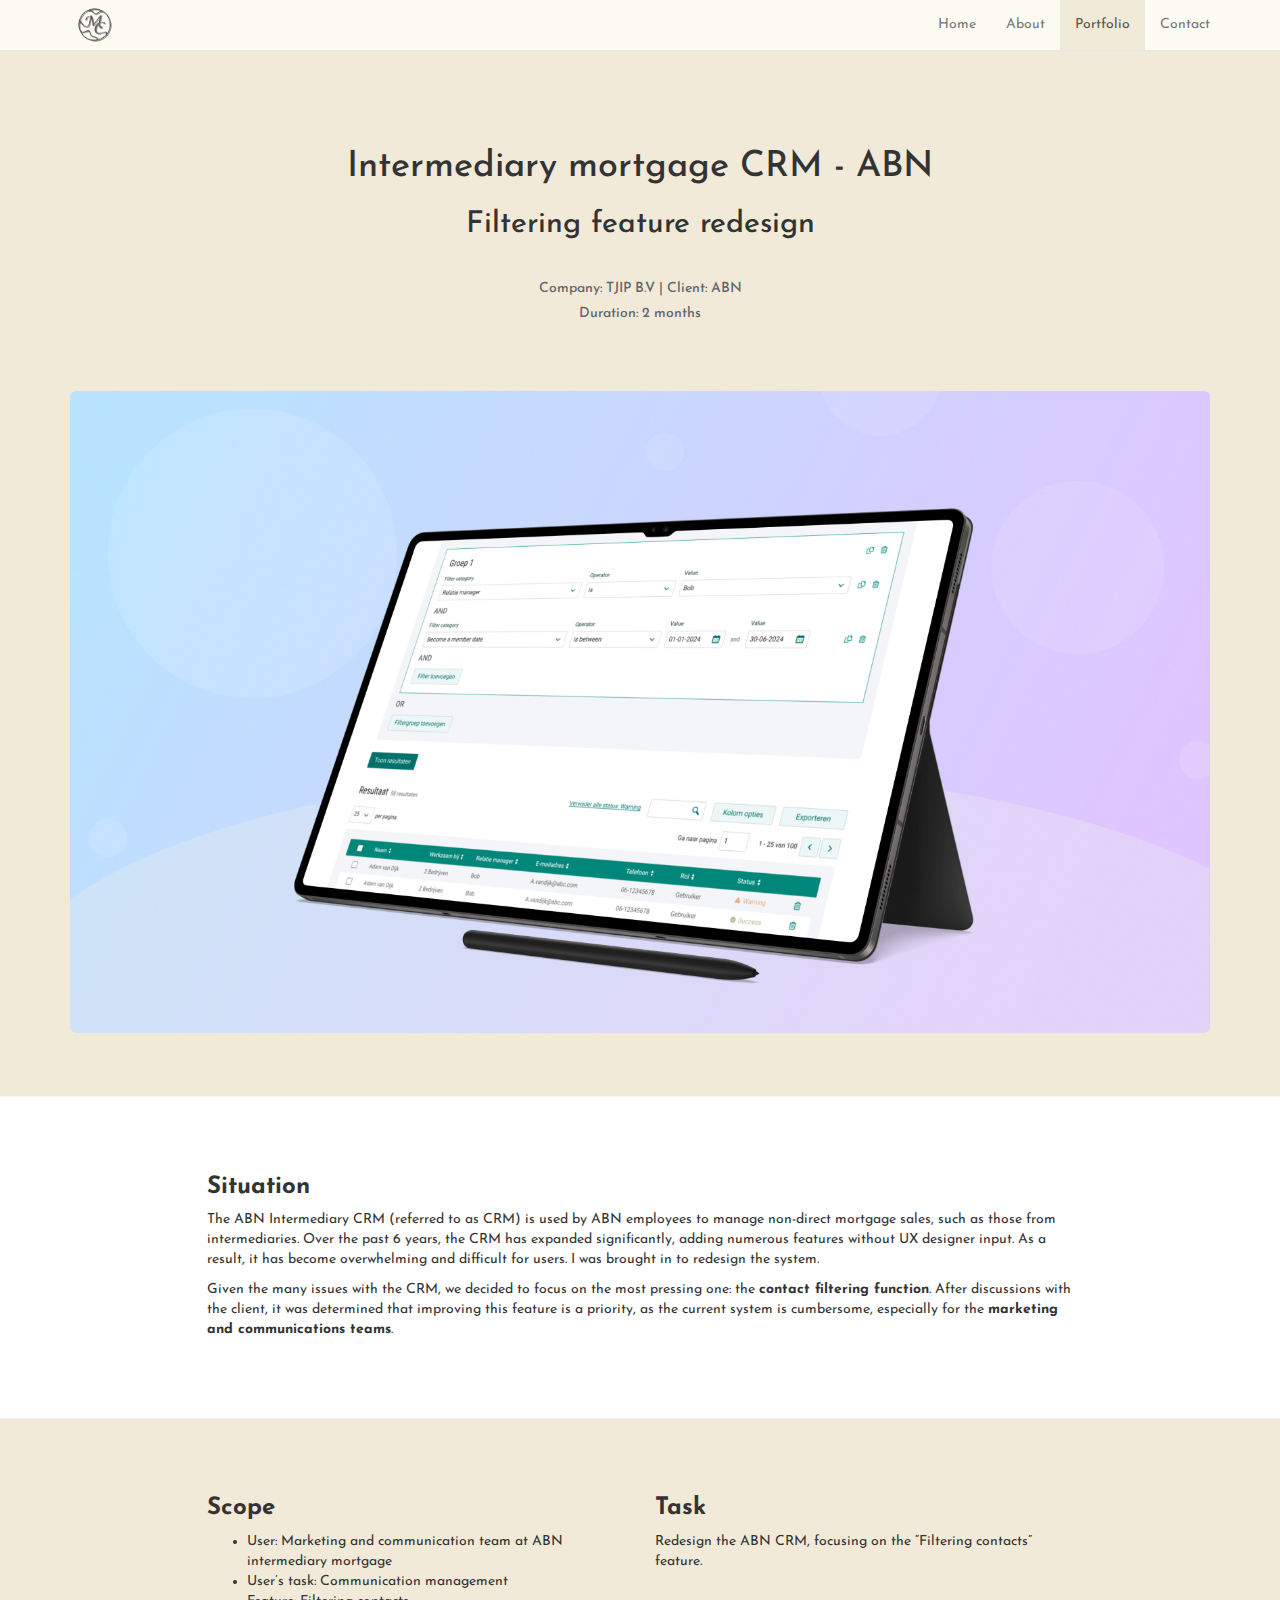
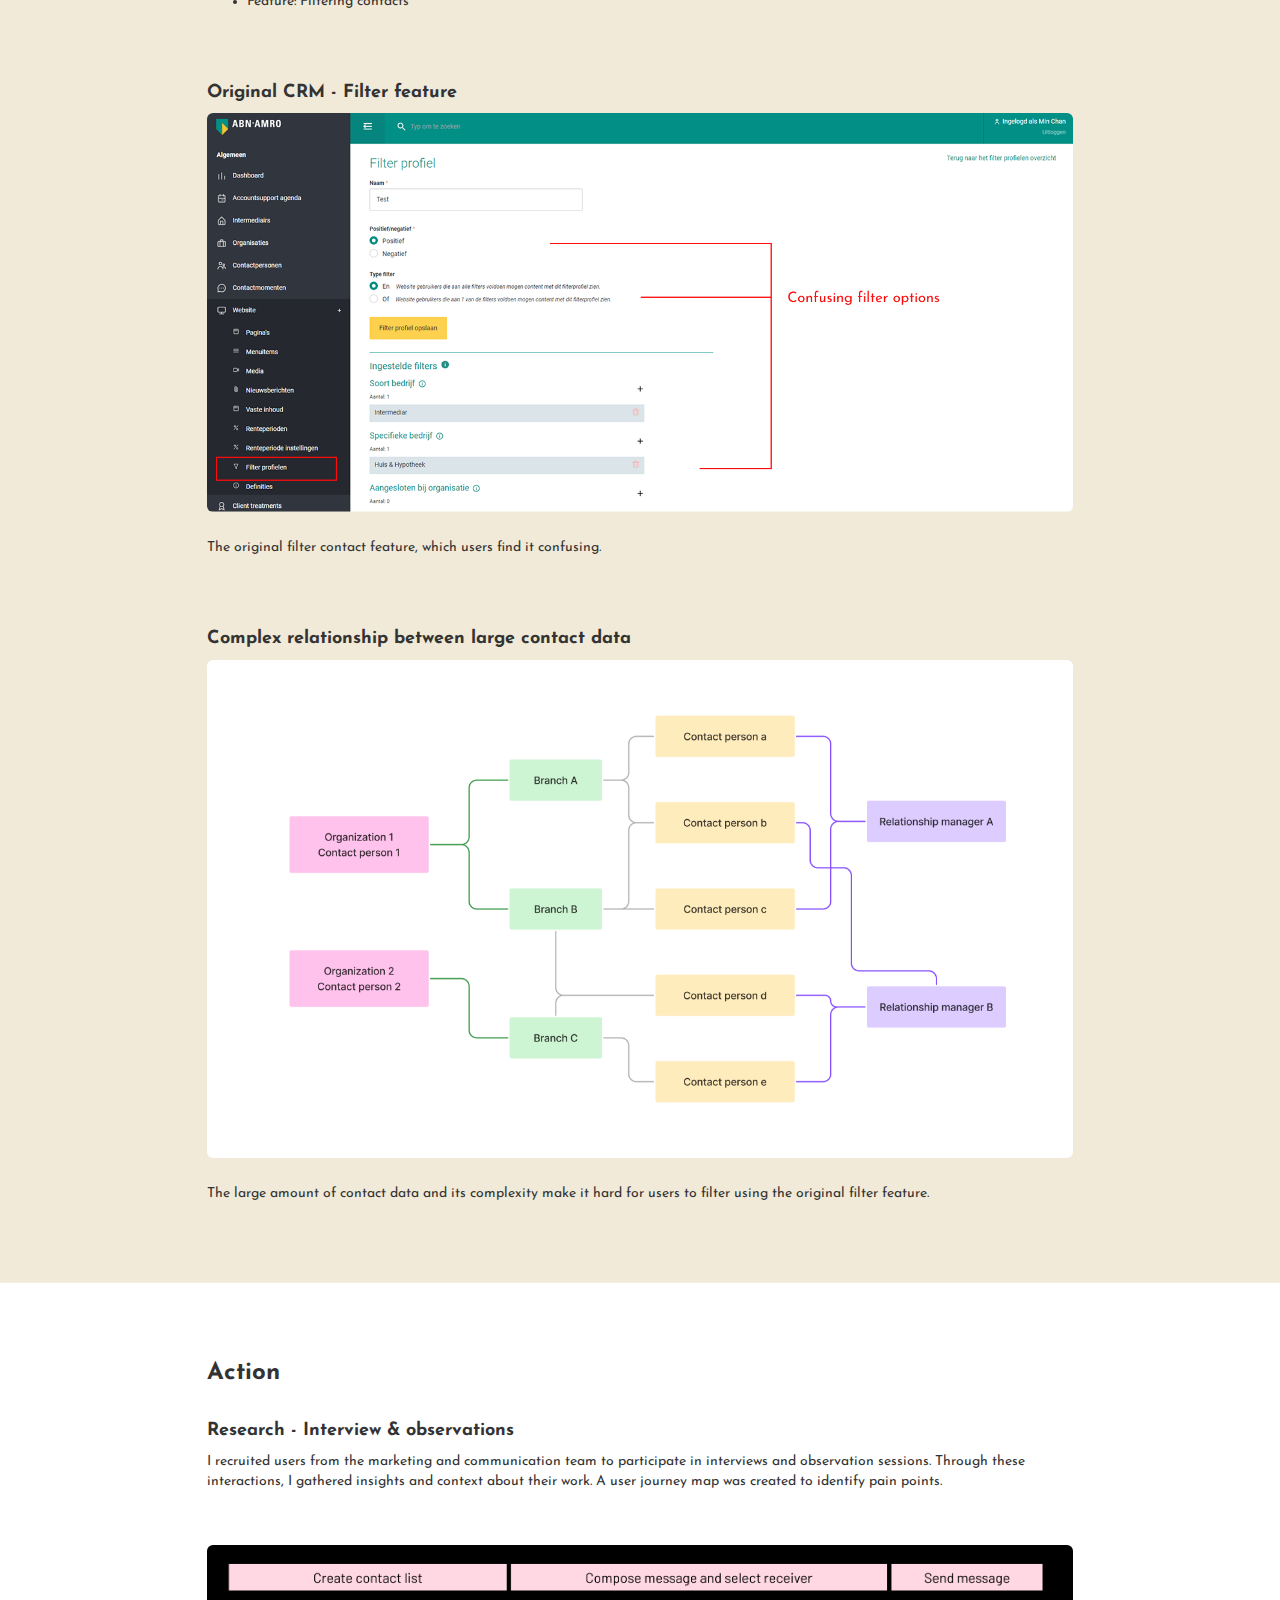
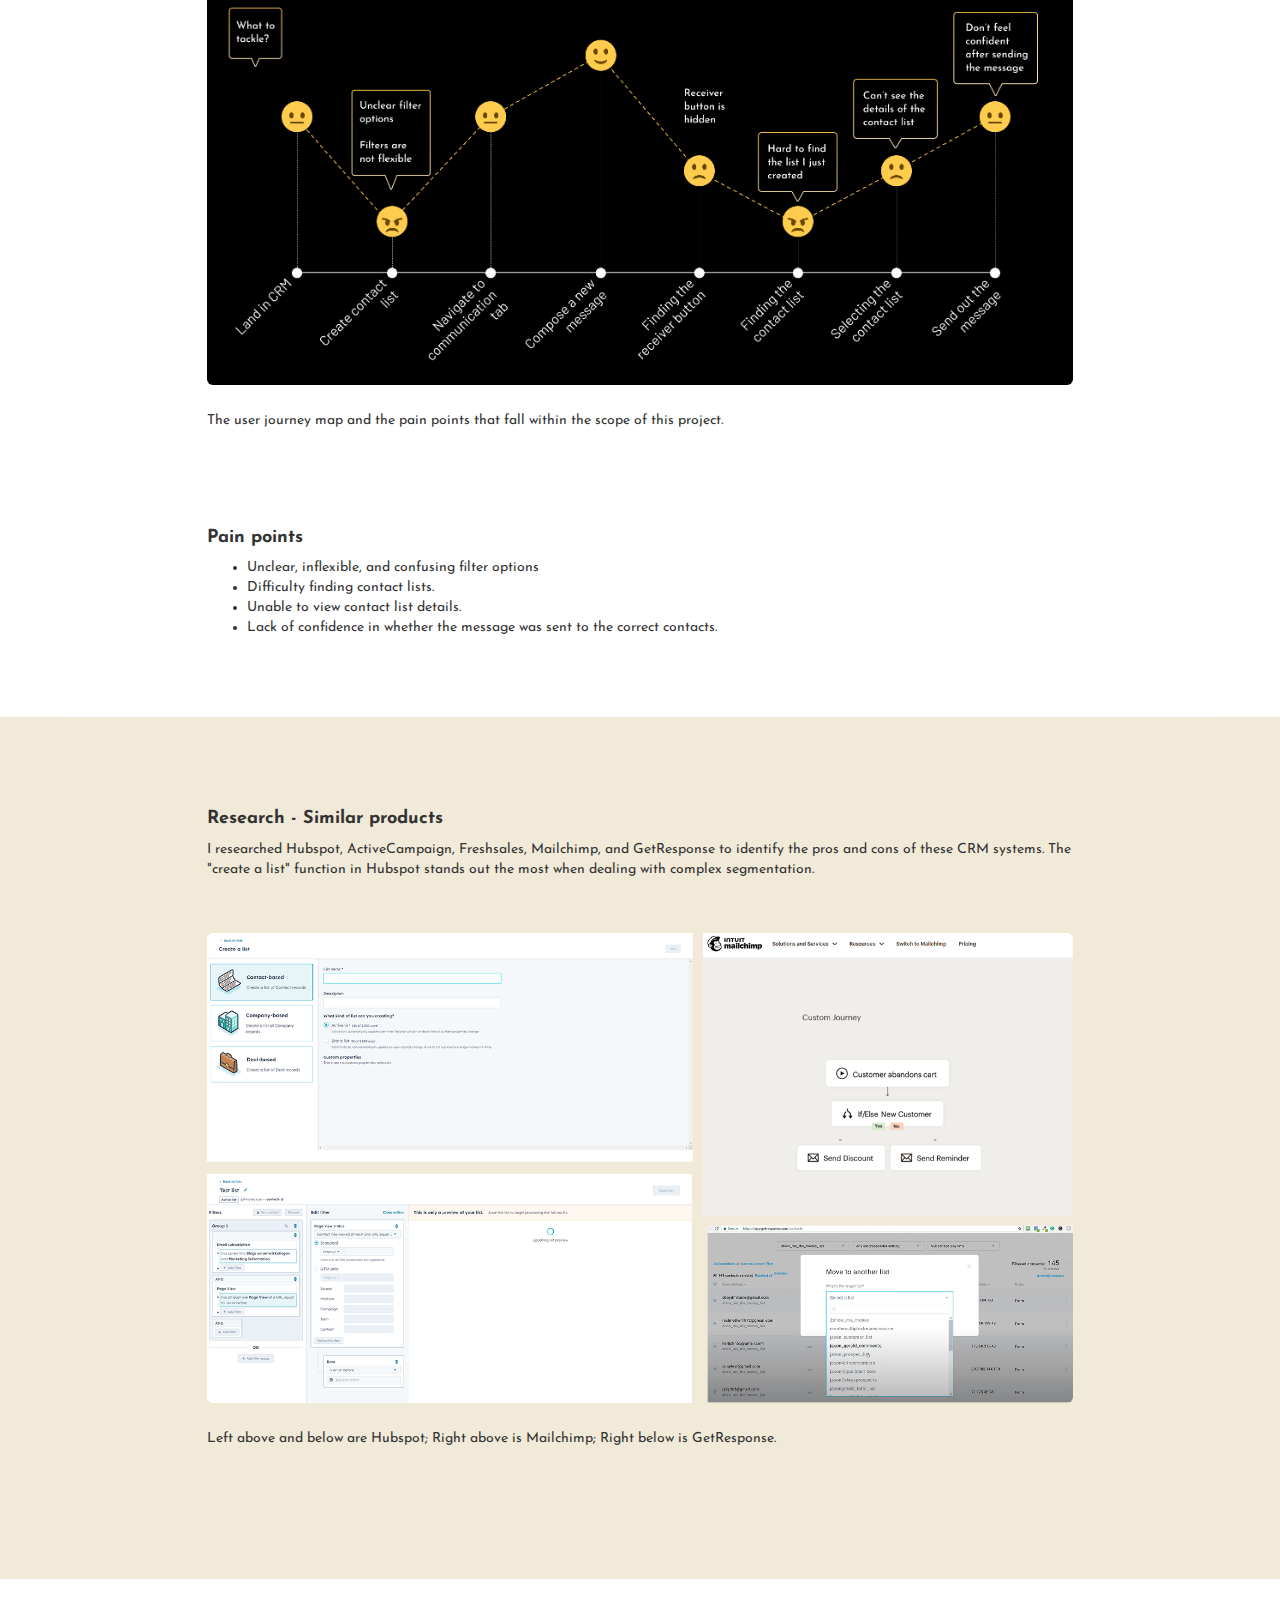
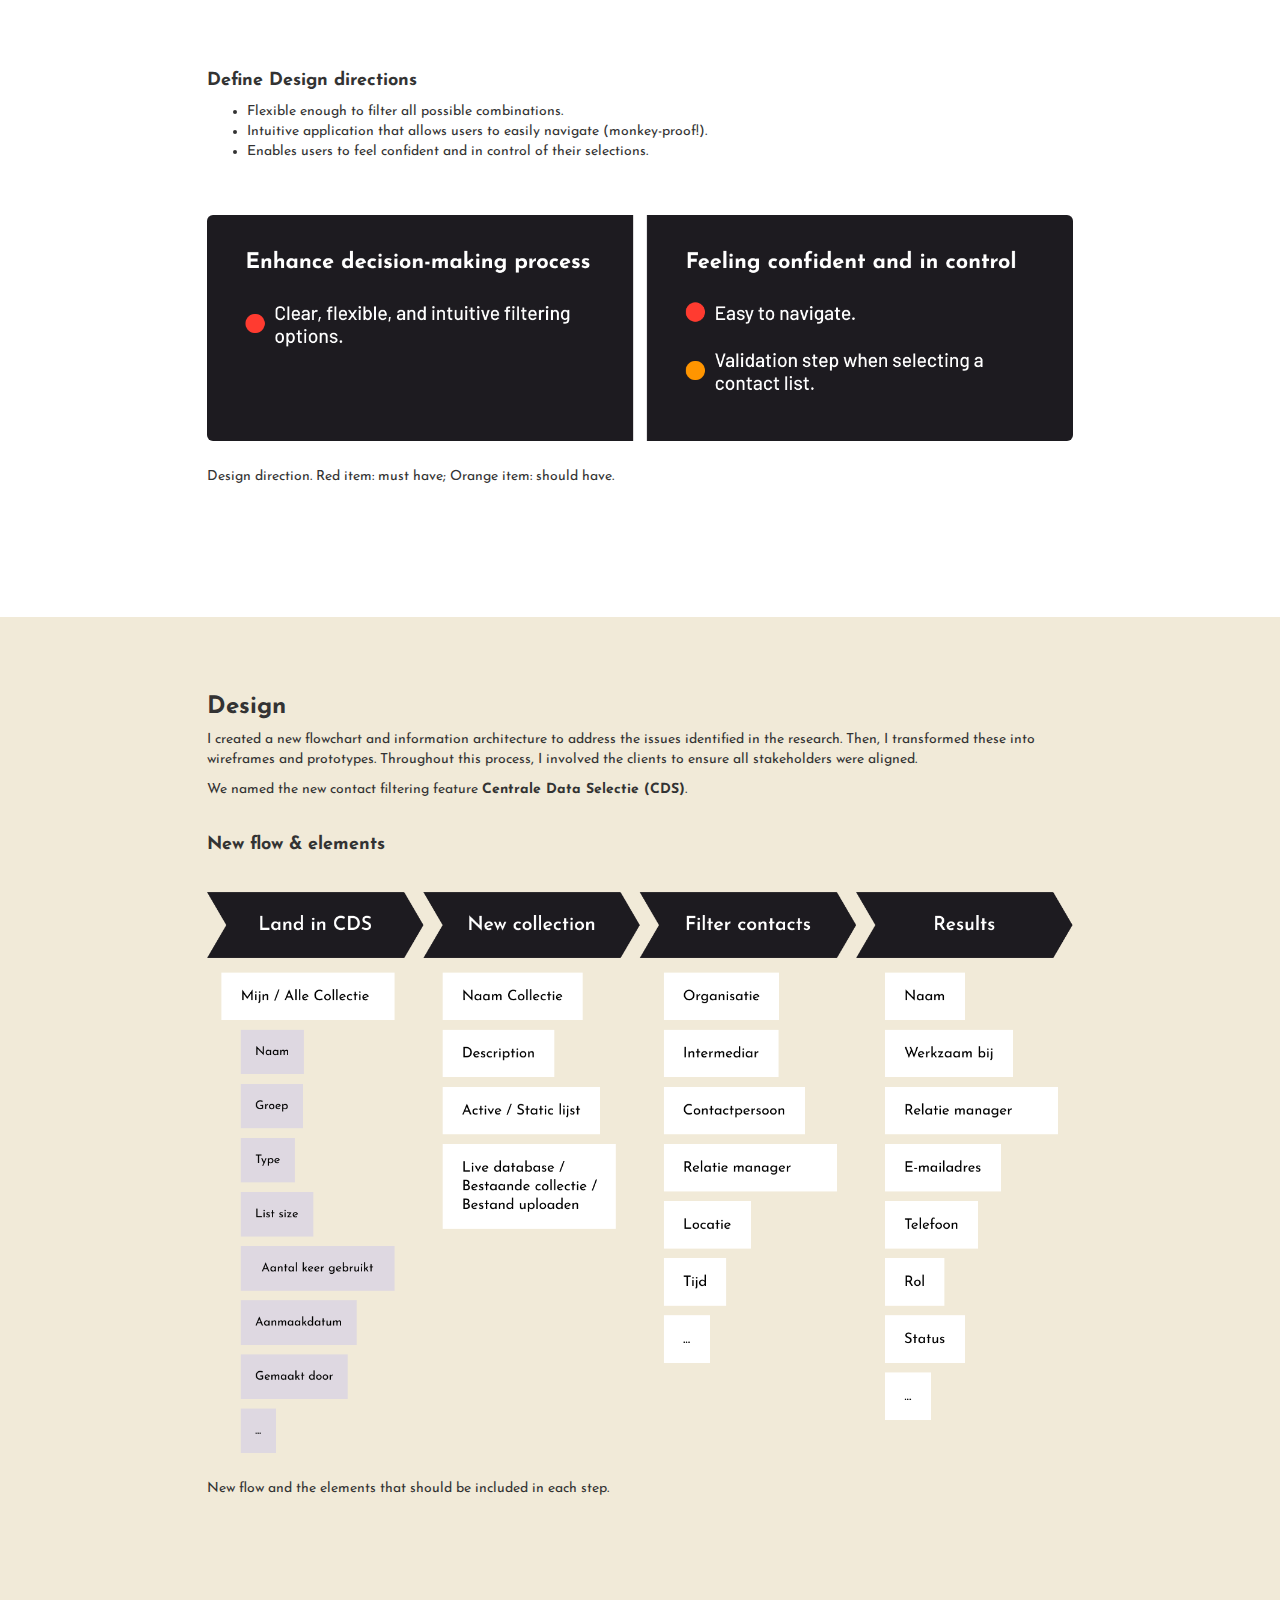
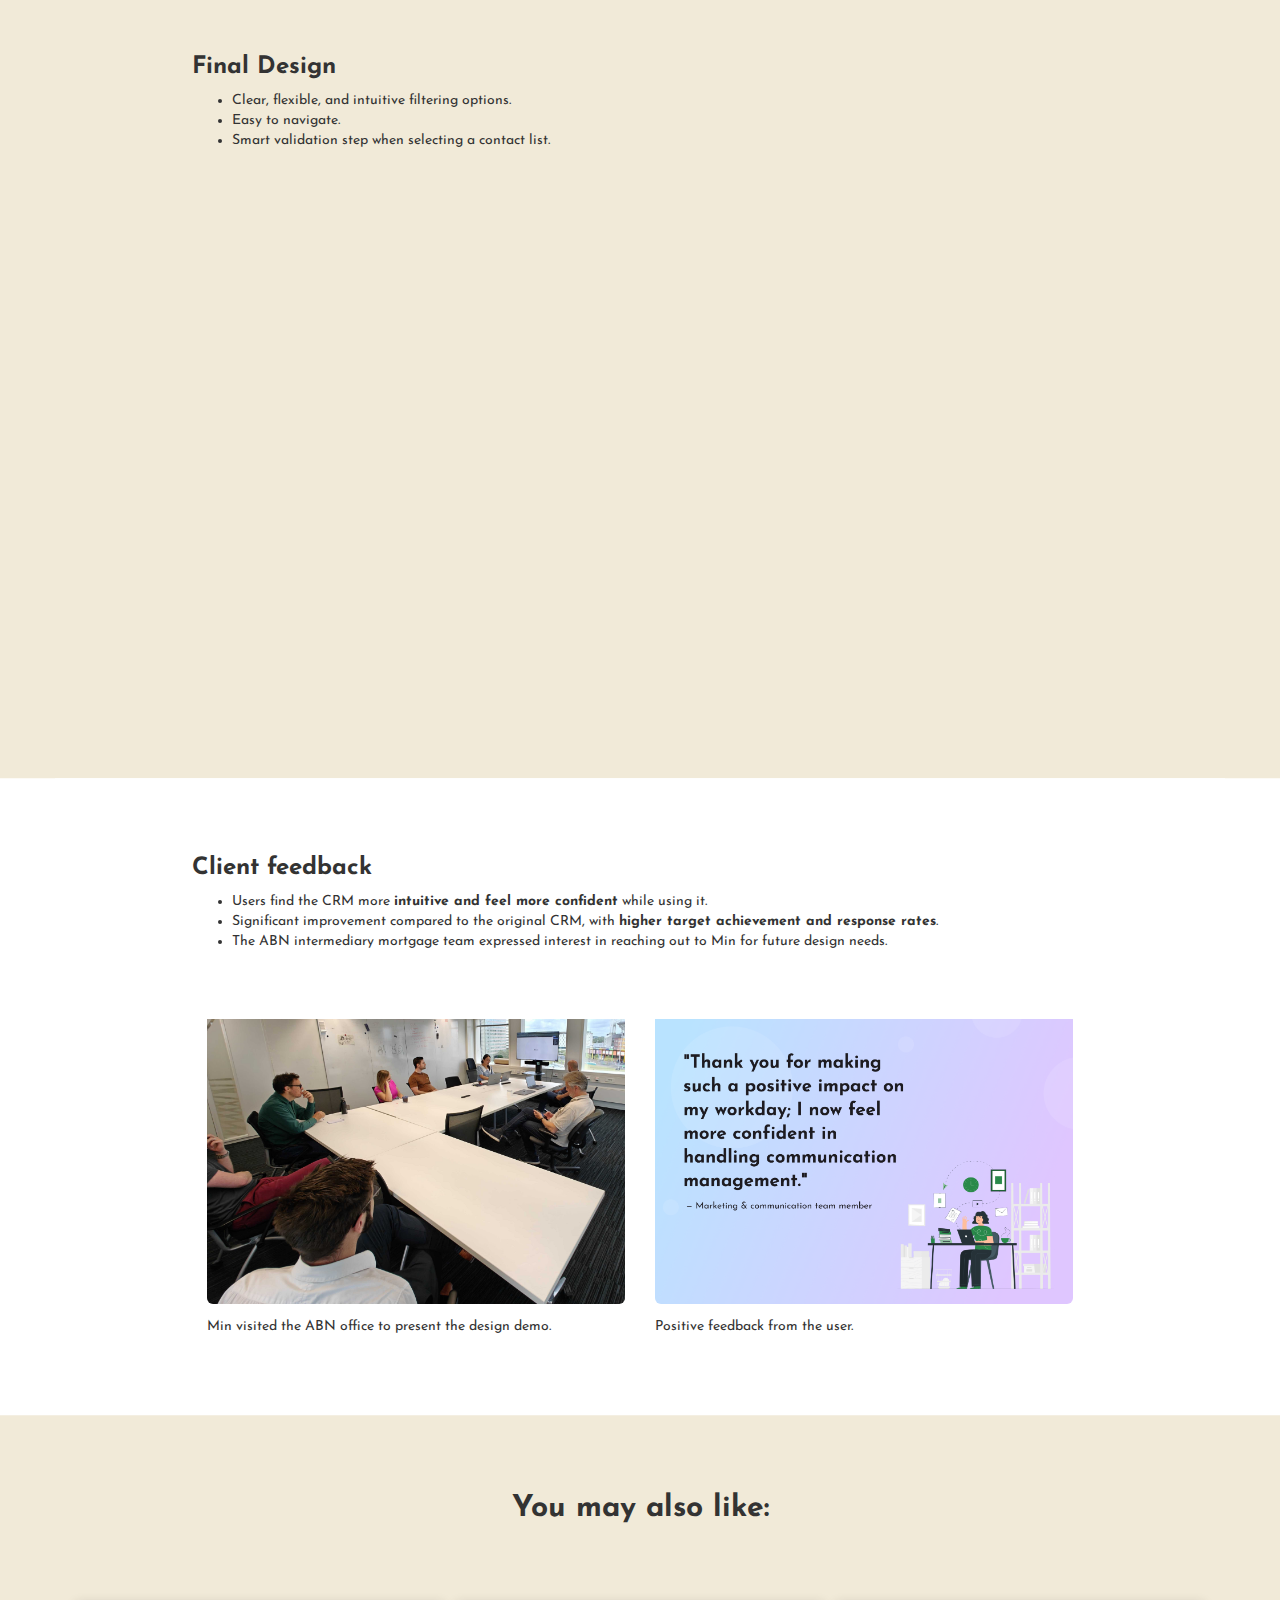
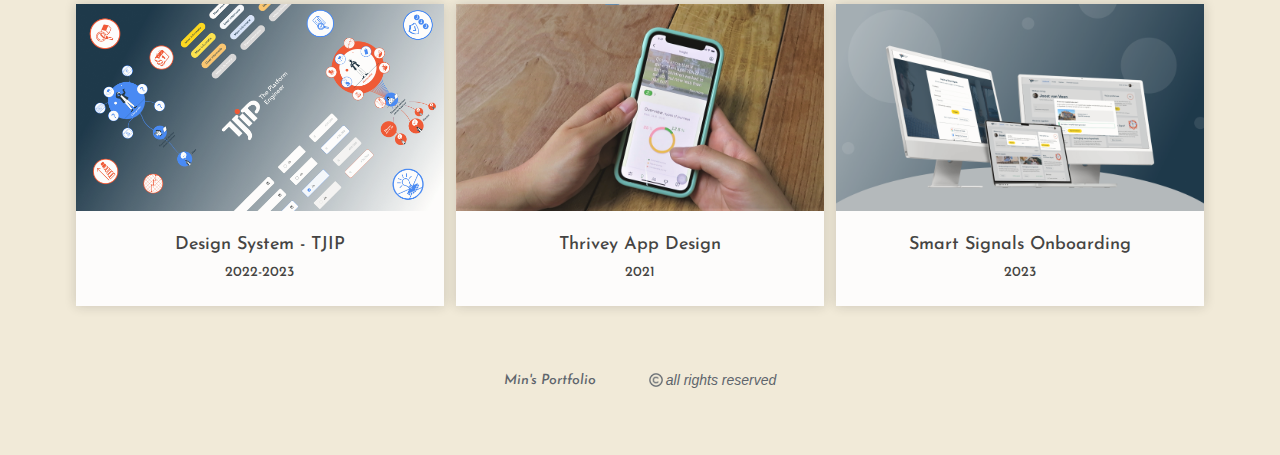
<file: abnCRM.html>
<!DOCTYPE html>
<html lang="en">
  <head>
    <meta charset="utf-8">
    <meta http-equiv="X-UA-Compatible" content="IE=edge">
    <meta name="viewport" content="width=device-width, initial-scale=1">
    <!-- The above 3 meta tags *must* come first in the head; any other head content must come *after* these tags -->

    <!-- Google tag (gtag.js) -->
    <script async src="https://www.googletagmanager.com/gtag/js?id=G-GD04F9XKEZ"></script>
    <script>
      window.dataLayer = window.dataLayer || [];
      function gtag(){dataLayer.push(arguments);}
      gtag('js', new Date());

      gtag('config', 'G-GD04F9XKEZ');
    </script>


    <title> ABN CRM </title>
    <link href="min-portfolio.css" rel="stylesheet" type="text/css">

    <!-- Favicon -->
    <link rel="apple-touch-icon" sizes="180x180" href="favicon/apple-touch-icon.png">
    <link rel="icon" type="image/png" sizes="32x32" href="favicon/favicon-32x32.png">
    <link rel="icon" type="image/png" sizes="16x16" href="favicon/favicon-16x16.png">
    <link rel="manifest" href="favicon/site.webmanifest">
    <link rel="mask-icon" href="favicon/safari-pinned-tab.svg" color="#6c595b">
    <meta name="msapplication-TileColor" content="#da532c">
    <meta name="theme-color" content="#ffffff">

    <!-- Google font: Josefin Sans -->
    <link rel="preconnect" href="https://fonts.googleapis.com">
    <link rel="preconnect" href="https://fonts.gstatic.com" crossorigin>
    <link href="https://fonts.googleapis.com/css2?family=Josefin+Sans:ital,wght@0,100;0,200;0,300;0,400;0,500;0,600;0,700;1,100;1,200;1,300;1,400;1,500;1,600;1,700&display=swap" rel="stylesheet">
    <style> @import url('https://fonts.googleapis.com/css2?family=Josefin+Sans:ital,wght@0,100;0,200;0,300;0,400;0,500;0,600;0,700;1,100;1,200;1,300;1,400;1,500;1,600;1,700&display=swap'); </style>

    <!-- Bootstrap -->
    <link rel="stylesheet" href="https://cdn.jsdelivr.net/npm/bootstrap@3.3.7/dist/css/bootstrap.min.css" integrity="sha384-BVYiiSIFeK1dGmJRAkycuHAHRg32OmUcww7on3RYdg4Va+PmSTsz/K68vbdEjh4u" crossorigin="anonymous">

    <!-- HTML5 shim and Respond.js for IE8 support of HTML5 elements and media queries -->
    <!-- WARNING: Respond.js doesn't work if you view the page via file:// -->
    <!--[if lt IE 9]>
      <script src="https://cdn.jsdelivr.net/npm/html5shiv@3.7.3/dist/html5shiv.min.js"></script>
      <script src="https://cdn.jsdelivr.net/npm/respond.js@1.4.2/dest/respond.min.js"></script>
    <![endif]-->
  </head>


  <body class="body">
    <!--Navbar-->
    <div class="navbar navbar-default navbar-fixed-top">
      <div class="container">
        <div class="navbar-header">
          <button type="button" class="navbar-toggle collapsed" data-toggle="collapse" data-target="#theNav" aria-expanded="false">
            <span class="sr-only">Toggle Navigation</span>
            <span class="icon-bar"></span>
            <span class="icon-bar"></span>
            <span class="icon-bar"></span>
          </button>
          <img alt="Brand-logo" src="resource/min-logo.png" class="img-responsive" width="50px" id="logo-nav">
          <!-- <a class="navbar-brand" href="index.html">
            <img alt="Brand-logo" src="resource/min-logo.png" class="img-responsive" width="40px" height="40px" id="logo-nav">
          </a> -->
        </div>
        <div class="collapse navbar-collapse" id="theNav">
          <ul class="nav navbar-nav navbar-right fontJosefinSans">
            <li ><a  href="index.html">Home</a></li>
            <li><a href="about.html">About</a></li>
            <li class="active"><a class="activeTab" href="work.html">Portfolio</a></li>
            <li ><a  href="contact.html">Contact</a></li>
          </ul>
        </div>
      </div>
    </div>

    <!-- Title -->
    <div class="container headerHome">
      <div class="text-center fontJosefinSans">
        <h1> Intermediary mortgage CRM - ABN</h1>
        <h2>Filtering feature redesign</h2>
        <br>
        <h5 id="funFact"> Company: TJIP B.V | Client: ABN </h5>
        <h5 id="funFact"> Duration: 2 months </h5>
        <br><br>
        <br>
        <div>
          <img alt="cover" src="resource/works/abnCRM/cover.png" class="img-responsive center-block img-rounded">
        </div>
      </div>
    </div>


    <div class="container">
        

        <!-- Situation -->
        <div class="fontJosefinSans blockPadding leftrightPadding whiteBackground full-bleed">
            <h3> <b>Situation</b></h3>
            <p>The ABN Intermediary CRM (referred to as CRM) is used by ABN employees to manage non-direct mortgage sales, such as those from intermediaries. Over the past 6 years, the CRM has expanded significantly, adding numerous features without UX designer input. As a result, it has become overwhelming and difficult for users. I was brought in to redesign the system.</p>

            <p>Given the many issues with the CRM, we decided to focus on the most pressing one: the <b>contact filtering function</b>. After discussions with the client, it was determined that improving this feature is a priority, as the current system is cumbersome, especially for the <b>marketing and communications teams</b>.</p>
        </div>

        <!-- Scope & Task -->
        
        <div class="row fontJosefinSans blockPadding leftrightPadding ">
            <div class="col-md-6 col-sm-6 col-xs-12">
                <h3><b>Scope</b></h3>
                <ul>
                    <li>User: Marketing and communication team at ABN intermediary mortgage</li>
                    <li>User’s task: Communication management</li>
                    <li>Feature: Filtering contacts</li>
                </ul>
            </div> 
            <div class="col-md-6 col-sm-6 col-xs-12">
                <h3><b>Task</b></h3>
                <p>Redesign the ABN CRM, focusing on the “Filtering contacts” feature.</p>
            </div>
            <div class="col-md-12 col-sm-12 col-xs-12"> 
                <div class="smallTopPadding">
                    <h4 class="smallTopPadding"> <b>Original CRM - Filter feature</b></h4>
                    <img alt="original product" src="resource/works/abnCRM/originalFP.png" class="img-responsive center-block img-rounded">
                    <p class="smallTopPadding">The original filter contact feature, which users find it confusing.</p>
                </div>
                <div class="smallTopPadding">
                    <h4 class="smallTopPadding"> <b>Complex relationship between large contact data</b></h4>
                    <img alt="complex contacts data" src="resource/works/abnCRM/large and complex data.png" class="img-responsive center-block img-rounded">
                    <p class="smallTopPadding"> The large amount of contact data and its complexity make it hard for users to filter using the original filter feature. </p>
                </div>
            </div>
        </div>

        

        <!-- Action -->
        <div class="fontJosefinSans blockPadding leftrightPadding whiteBackground full-bleed">
            <h3><b>Action</b></h3>
            <div>
                <h4 class="smallTopPadding"><b>Research - Interview & observations</b></h4>
                <p>I recruited users from the marketing and communication team to participate in interviews and observation sessions. Through these interactions, I gathered insights and context about their work. A user journey map was created to identify pain points.</p>
            </div>
            <div class="blockPadding">
                <img alt="process" src="resource/works/abnCRM/UJM.png" class="img-responsive center-block img-rounded">
                <p class="smallTopPadding"> The user journey map and the pain points that fall within the scope of this project.</p>
            </div>
            <div>
                <h4 class="smallTopPadding"><b>Pain points</b></h4>
                <ul>
                    <li>Unclear, inflexible, and confusing filter options</li>
                    <li>Difficulty finding contact lists.</li>
                    <li>Unable to view contact list details.</li>
                    <li>Lack of confidence in whether the message was sent to the correct contacts.</li>
                </ul>
            </div>
        </div>

        <!-- Similar product research -->
        <div class="fontJosefinSans blockPadding leftrightPadding">
            <!-- <h3><b>Discover</b></h3> -->
            <div>
                <h4 class="smallTopPadding"><b>Research - Similar products</b></h4>
                <p>I researched Hubspot, ActiveCampaign, Freshsales, Mailchimp, and GetResponse to identify the pros and cons of these CRM systems. The "create a list" function in Hubspot stands out the most when dealing with complex segmentation. </p>
            </div>
            <div class="blockPadding">
                <img alt="process" src="resource/works/abnCRM/similar product researh.png" class="img-responsive center-block img-rounded">
                <p class="smallTopPadding"> Left above and below are Hubspot; Right above is Mailchimp; Right below is GetResponse.</p>
            </div>
        </div>


        <!-- Define -->
        <div class="fontJosefinSans blockPadding leftrightPadding whiteBackground full-bleed">
            <!-- <h3><b>Define</b></h3> -->
            <div>
                <h4 class="smallTopPadding"><b>Define Design directions</b></h4>
                <ul>
                    <li>Flexible enough to filter all possible combinations.</li>
                    <li>Intuitive application that allows users to easily navigate (monkey-proof!).</li>
                    <li>Enables users to feel confident and in control of their selections.</li>
                </ul>
            </div>
            <div class="blockPadding">
                <img alt="process" src="resource/works/abnCRM/design direction.png" class="img-responsive center-block img-rounded">
                <p class="smallTopPadding"> Design direction. Red item: must have; Orange item: should have.</p>
            </div>
        </div>


        <!-- Design -->
        <div class="fontJosefinSans blockPadding leftrightPadding">
            <h3><b>Design</b></h3>
            <div>
                <p>I created a new flowchart and information architecture to address the issues identified in the research. Then, I transformed these into wireframes and prototypes. Throughout this process, I involved the clients to ensure all stakeholders were aligned. </p>
                <p>We named the new contact filtering feature <b>Centrale Data Selectie (CDS)</b>.</p>
                <!-- <p>New flow and the elements that should be included in each step:</p> -->
            </div>
            <h4 class="smallTopPadding"><b>New flow & elements</b></h4>
            <img alt="user flow" src="resource/works/abnCRM/User flow + IA.png" class="img-responsive center-block img-rounded smallTopPadding">
            <div class="smallTopPadding">
                <p>New flow and the elements that should be included in each step.</p>
            </div>
        </div>



        <!-- Final design -->

        <div class="row fontJosefinSans blockPadding leftrightPadding ">
            <h3><b>Final Design</b></h3>
            <ul class="buttonPadding">
              <li>Clear, flexible, and intuitive filtering options.</li>
              <li>Easy to navigate.</li>
              <li>Smart validation step when selecting a contact list.</li>
            </ul>
            <div class="embed-responsive embed-responsive-16by9 ">
                <iframe width="560" height="315" src="https://www.youtube.com/embed/_IkP783ruxE?si=kiO7YhOYdyHqF5W6" title="YouTube video player" frameborder="0" allow="accelerometer; autoplay; clipboard-write; encrypted-media; gyroscope; picture-in-picture; web-share" referrerpolicy="strict-origin-when-cross-origin" allowfullscreen></iframe>
            </div>
        </div>
        

        <!-- Next Step -->

        <div class="row fontJosefinSans blockPadding leftrightPadding whiteBackground full-bleed">
            <h3><b>Client feedback</b></h3>
            <ul class="buttonPadding">
                <li>Users find the CRM more <b>intuitive and feel more confident</b> while using it.</li>
                <li>Significant improvement compared to the original CRM, with <b>higher target achievement and response rates</b>.</li>
                <li>The ABN intermediary mortgage team expressed interest in reaching out to Min for future design needs.</li>
            </ul>
            <div class="col-md-6 col-sm-6 col-xs-12">
                <img alt="demo at abn" src="resource/works/abnCRM/demo at abn.jpg" class="img-responsive center-block img-rounded smallTopPadding">
                <div class="smallTopPadding">
                    <p>Min visited the ABN office to present the design demo.</p>
                </div>
            </div>
            <div class="col-md-6 col-sm-6 col-xs-12">
                <img alt="demo at abn" src="resource/works/abnCRM/feedback.png" class="img-responsive center-block img-rounded smallTopPadding">
                <div class="smallTopPadding">
                    <p>Positive feedback from the user.</p>
                </div>
            </div>
        </div>
        

        


        <!-- You may also like -->
        <h2 class="text-center fontJosefinSans blockPadding"><b>You may also like:</b></h2>

        <div class="responsive">
          <div class="gallery">
            <a href="tjipDesignSystem.html">
              <img src="resource/works/Design System tjip/design system video cover.png" alt="design system"  class="img-responsive center-block" >
            </a>
            <div class="desc fontJosefinSans">
              <h4>Design System - TJIP</h4>
              <h5>2022-2023</h5>
            </div>
          </div>
        </div>
        <div class="responsive">
          <div class="gallery">
            <a href="GraduationProject.html">
              <img src="resource/works/Thrivey/Thrivey_cover.png" alt="Thrivey"  class="img-responsive center-block" >
            </a>
            <div class="desc fontJosefinSans">
              <h4>Thrivey App Design</h4>
              <h5>2021</h5>
            </div>
          </div>
        </div>
        <div class="responsive">
          <div class="gallery">
            <a href="SSonboarding.html">
              <img src="resource/works/SS onboarding/cover.png" alt="Smart Signals"  class="img-responsive center-block" >
            </a>
            <div class="desc fontJosefinSans">
              <h4>Smart Signals Onboarding</h4>
              <h5>2023</h5>
            </div>
          </div>
        </div>






        <!-- go to top button -->
        <div class="text-center">
          <button onclick="topFunction()" id="gototopBtn" title="Go to top">Back to Top</button>
        </div>

        <script>
          // Get the button
          let mybutton = document.getElementById("gototopBtn");
          
          // When the user scrolls down 20px from the top of the document, show the button
          window.onscroll = function() {scrollFunction()};
          
          function scrollFunction() {
            if (document.body.scrollTop > 20 || document.documentElement.scrollTop > 20) {
              mybutton.style.display = "block";
            } else {
              mybutton.style.display = "none";
            }
          }
          
          // When the user clicks on the button, scroll to the top of the document
          function topFunction() {
            document.body.scrollTop = 0;
            document.documentElement.scrollTop = 0;
          }
          </script>


    </div>


    

    

    <div class="container">
      <div class="footer">
        <div id="copyRight"><h5 class="fontJosefinSans"><i>Min's Portfolio</i></h5><img class="copyright" src="resource/copyright.png" alt="copyright icon" height="20px"> <h5><i>all rights reserved</i></h5></div>
      </div>
    </div>


    <!-- Lesson 7.70
    <div class="container">
        <h1 class="text-center">This Year's Video</h1>
        <h3 class="fontJosefinSans">dsdsdsdsdsdsdsdsdsds djnkofhewohfewohushligur8wgrjklajghf8suht4jtWWW</h3>
        <div class="embed-responsive embed-responsive-16by9">
          <iframe src="20220602.mp4" width="640" height="360" frameboder="0"></iframe>
          <!-- <video width="640px" height="360px" controls="controls">
            <source src="20220602.mp4" type="video/mp4">
          </video> -->
        </div>
    </div>




    <!-- jQuery (necessary for Bootstrap's JavaScript plugins) -->
    <script src="https://ajax.googleapis.com/ajax/libs/jquery/1.12.4/jquery.min.js"></script>
    <!-- Include all compiled plugins (below), or include individual files as needed -->
    <script src="https://cdn.jsdelivr.net/npm/bootstrap@3.3.7/dist/js/bootstrap.min.js" integrity="sha384-Tc5IQib027qvyjSMfHjOMaLkfuWVxZxUPnCJA7l2mCWNIpG9mGCD8wGNIcPD7Txa" crossorigin="anonymous"></script>
  </body>
</html>
</file>
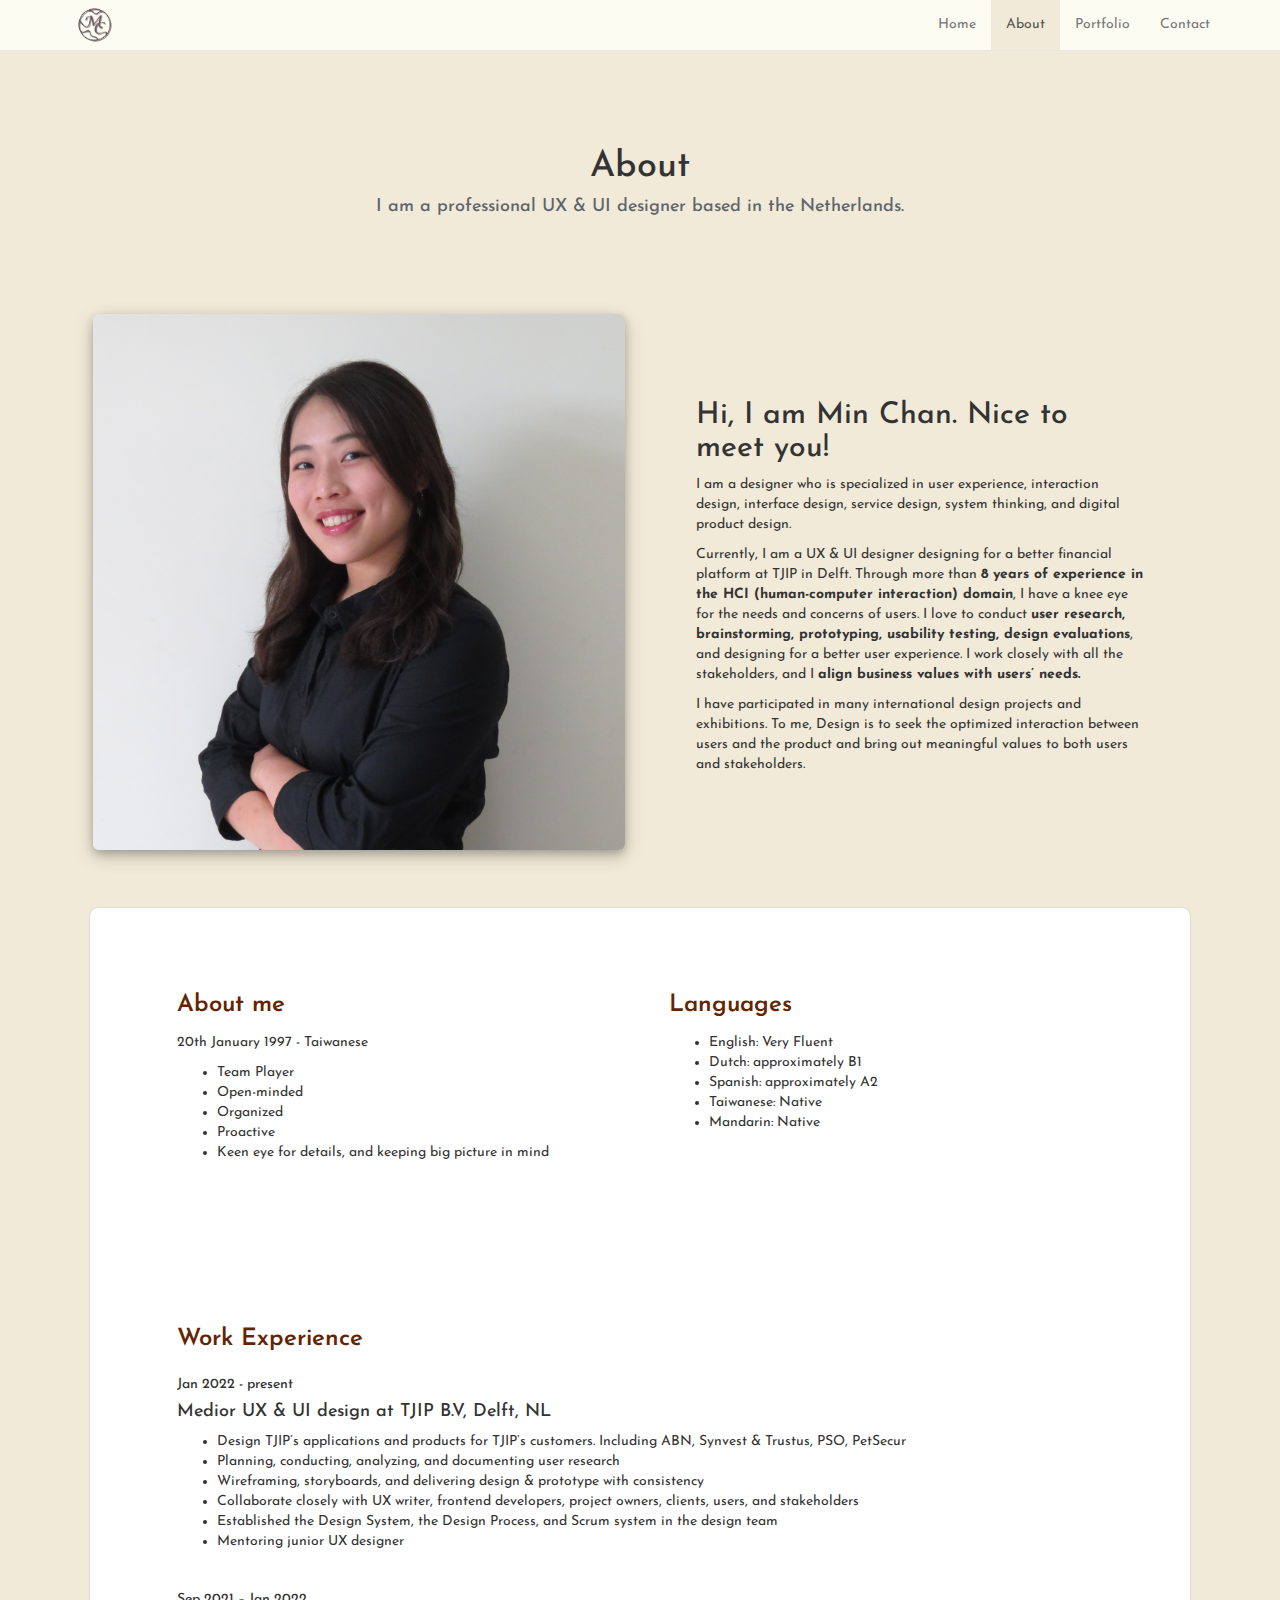
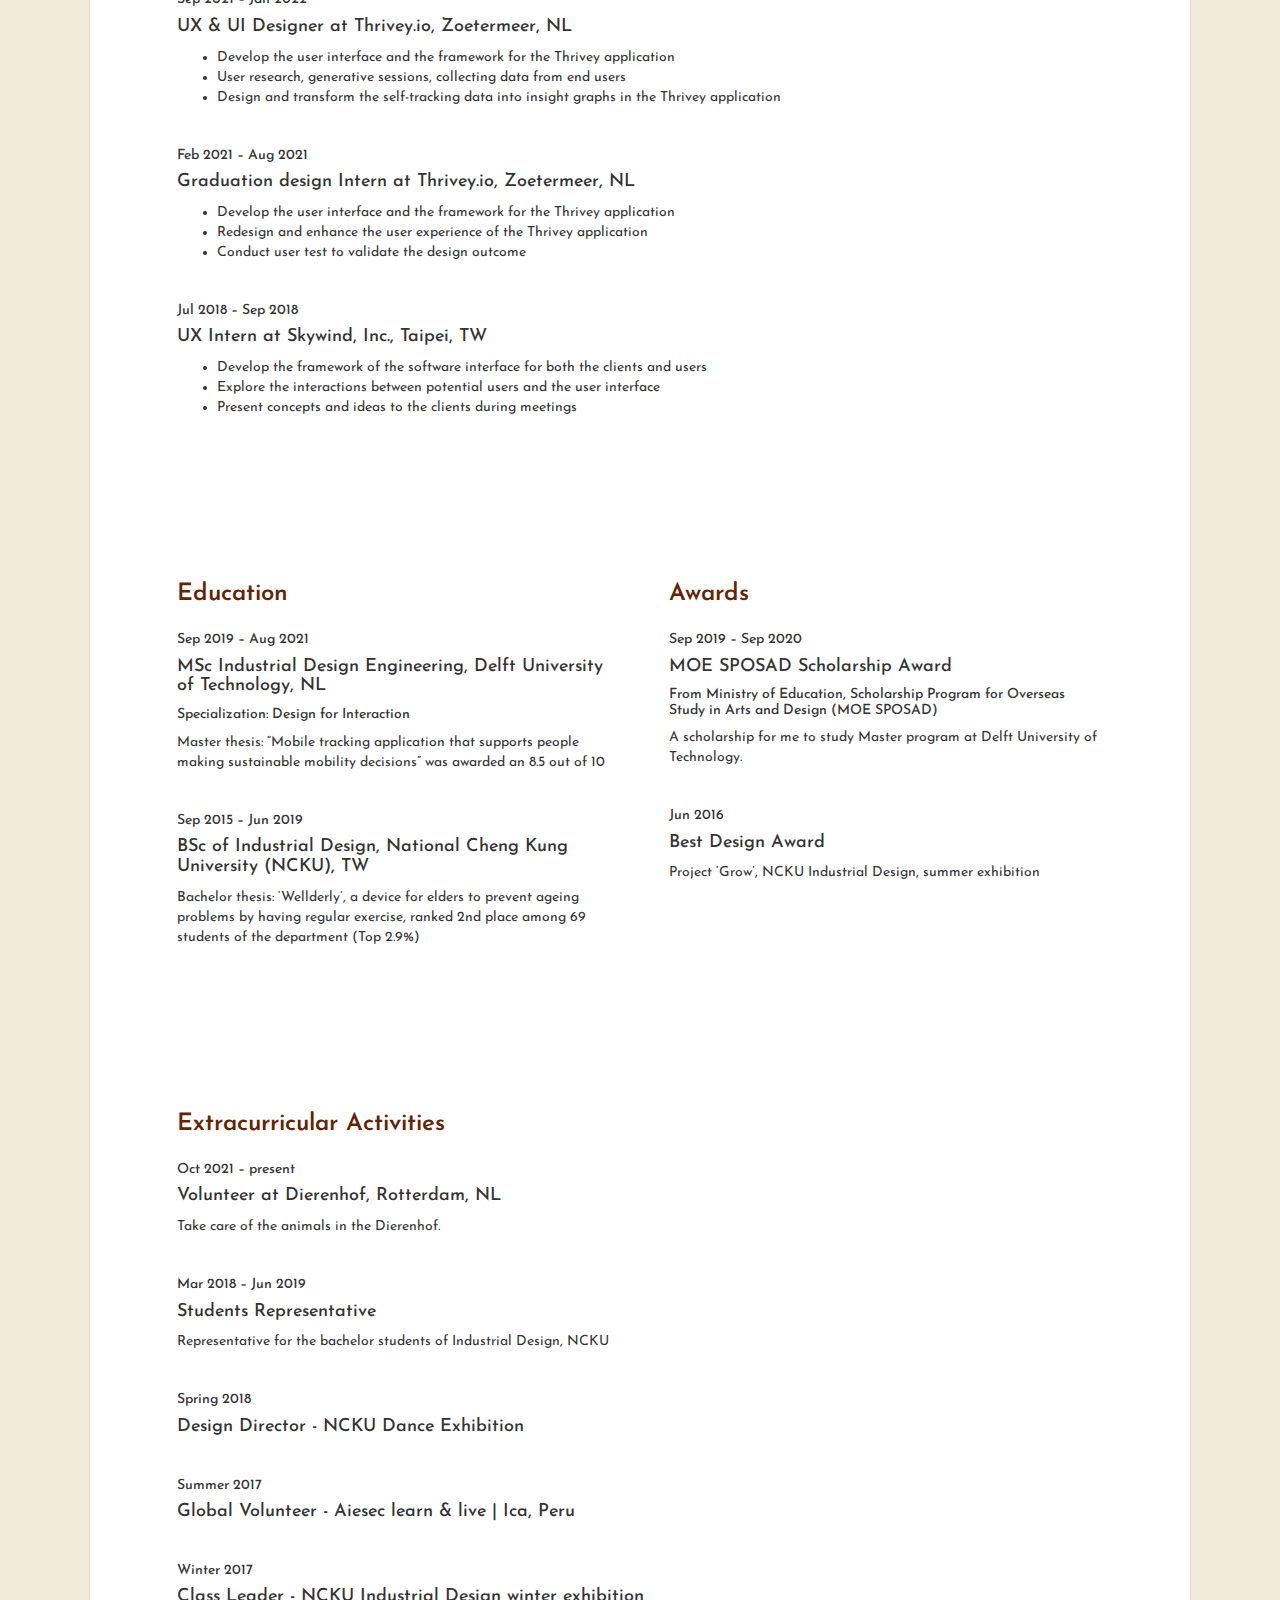
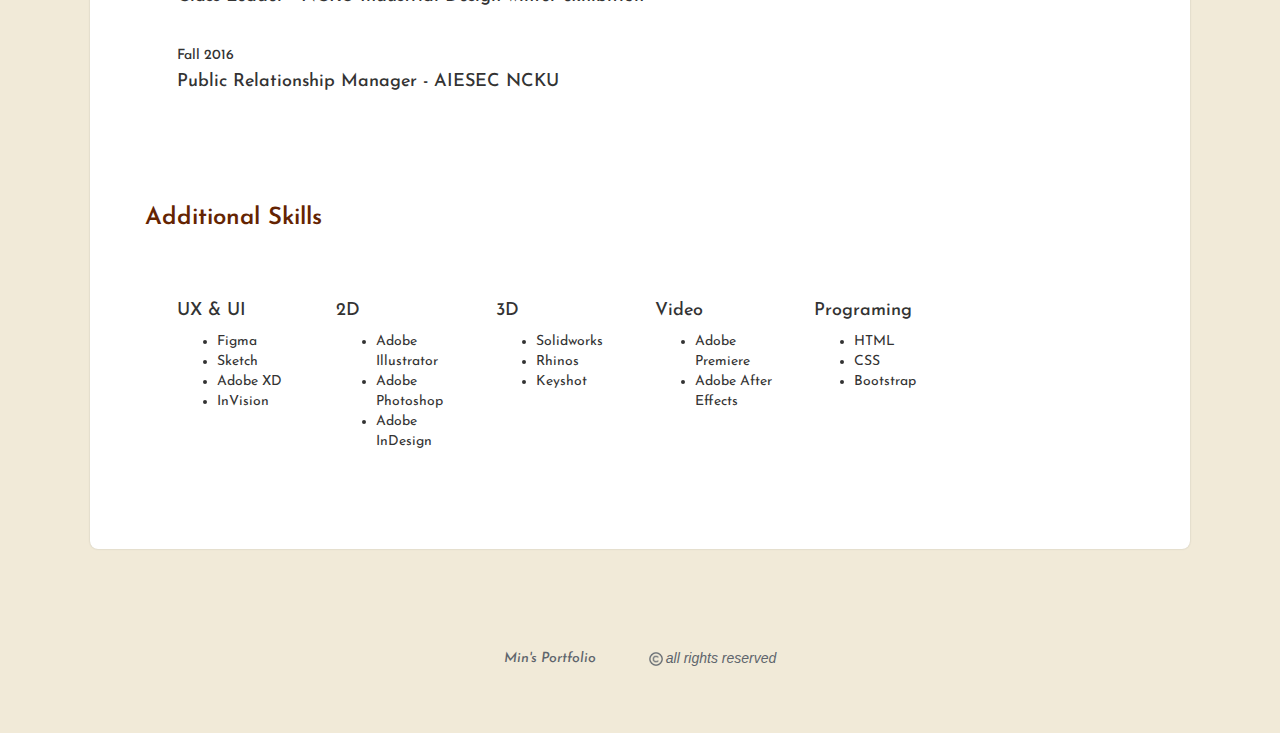
<file: about.html>
<!DOCTYPE html>
<html lang="en">
  <head>
    <meta charset="utf-8">
    <meta http-equiv="X-UA-Compatible" content="IE=edge">
    <meta name="viewport" content="width=device-width, initial-scale=1">
    <!-- The above 3 meta tags *must* come first in the head; any other head content must come *after* these tags -->

    <!-- Google tag (gtag.js) -->
    <script async src="https://www.googletagmanager.com/gtag/js?id=G-GD04F9XKEZ"></script>
    <script>
      window.dataLayer = window.dataLayer || [];
      function gtag(){dataLayer.push(arguments);}
      gtag('js', new Date());

      gtag('config', 'G-GD04F9XKEZ');
    </script>

    
    <title> About Min </title>
    <link href="min-portfolio.css" rel="stylesheet" type="text/css">

    <!-- Favicon -->
    <link rel="apple-touch-icon" sizes="180x180" href="favicon/apple-touch-icon.png">
    <link rel="icon" type="image/png" sizes="32x32" href="favicon/favicon-32x32.png">
    <link rel="icon" type="image/png" sizes="16x16" href="favicon/favicon-16x16.png">
    <link rel="manifest" href="favicon/site.webmanifest">
    <link rel="mask-icon" href="favicon/safari-pinned-tab.svg" color="#6c595b">
    <meta name="msapplication-TileColor" content="#da532c">
    <meta name="theme-color" content="#ffffff">

    <!-- Google font: Josefin Sans -->
    <link rel="preconnect" href="https://fonts.googleapis.com">
    <link rel="preconnect" href="https://fonts.gstatic.com" crossorigin>
    <link href="https://fonts.googleapis.com/css2?family=Josefin+Sans:ital,wght@0,100;0,200;0,300;0,400;0,500;0,600;0,700;1,100;1,200;1,300;1,400;1,500;1,600;1,700&display=swap" rel="stylesheet">
    <style> @import url('https://fonts.googleapis.com/css2?family=Josefin+Sans:ital,wght@0,100;0,200;0,300;0,400;0,500;0,600;0,700;1,100;1,200;1,300;1,400;1,500;1,600;1,700&display=swap'); </style>

    <!-- Bootstrap -->
    <link rel="stylesheet" href="https://cdn.jsdelivr.net/npm/bootstrap@3.3.7/dist/css/bootstrap.min.css" integrity="sha384-BVYiiSIFeK1dGmJRAkycuHAHRg32OmUcww7on3RYdg4Va+PmSTsz/K68vbdEjh4u" crossorigin="anonymous">

    <!-- HTML5 shim and Respond.js for IE8 support of HTML5 elements and media queries -->
    <!-- WARNING: Respond.js doesn't work if you view the page via file:// -->
    <!--[if lt IE 9]>
      <script src="https://cdn.jsdelivr.net/npm/html5shiv@3.7.3/dist/html5shiv.min.js"></script>
      <script src="https://cdn.jsdelivr.net/npm/respond.js@1.4.2/dest/respond.min.js"></script>
    <![endif]-->
  </head>


  <body class="body">
    <!--Navbar-->
    <div class="navbar navbar-default navbar-fixed-top">
      <div class="container">
        <div class="navbar-header">
          <button type="button" class="navbar-toggle collapsed" data-toggle="collapse" data-target="#theNav" aria-expanded="false">
            <span class="sr-only">Toggle Navigation</span>
            <span class="icon-bar"></span>
            <span class="icon-bar"></span>
            <span class="icon-bar"></span>
          </button>
          <img alt="Brand-logo" src="resource/min-logo.png" class="img-responsive" width="50px" id="logo-nav">
          <!-- <a class="navbar-brand" href="index.html">
            <img alt="Brand-logo" src="resource/min-logo.png" class="img-responsive" width="40px" height="40px" id="logo-nav">
          </a> -->
        </div>
        <div class="collapse navbar-collapse" id="theNav">
          <ul class="nav navbar-nav navbar-right fontJosefinSans">
            <li><a href="index.html">Home</a></li>
            <li class="active"><a class="activeTab" href="about.html">About</a></li>
            <li><a href="work.html">Portfolio</a></li>
            <li><a href="contact.html">Contact</a></li>
          </ul>
        </div>
      </div>
    </div>

    <div class="container headerHome">
      <div class="text-center fontJosefinSans">
        <h1>About</h1>
        <h4 id="funFact">I am a professional UX & UI designer based in the Netherlands.</h4>
      </div>
    </div>



    <!-- Intro -->
    <div class="container">
      <div class="row intro selfImg">
        <div class="col-md-6">
          <img alt="Min Chan" src="resource/minchan_side.jpg" class="img-responsive center-block img-rounded addShadow">
        </div>
        <div class="col-md-6" id="blockAbout">
          <h2 class="fontJosefinSans"> Hi, I am Min Chan. Nice to meet you!</h2>
          <p class="fontJosefinSans" >
            I am a designer who is specialized in user experience, interaction design, interface design, service design, system thinking, and digital product design.
          </p>
          <p class="fontJosefinSans" >
            Currently, I am a UX & UI designer designing for a better financial platform at TJIP in Delft. Through more than <b>8 years of experience in the HCI (human-computer interaction) domain</b>, I have a knee eye for the needs and concerns of users. I love to conduct <b>user research, brainstorming, prototyping, usability testing, design evaluations</b>, and designing for a better user experience. I work closely with all the stakeholders, and I <b>align business values with users’ needs.</b>
          </p>
          <p class="fontJosefinSans" >
            I have participated in many international design projects and exhibitions. To me, Design is to seek the optimized interaction between users and the product and bring out meaningful values to both users and stakeholders.
          </p>
        </div>
      </div>
    </div>



    <!-- Main CV -->
    <div class="container" >
      <div class="row">
        <div id="cv">

          <!-- Personal info + Langues -->
          <div class="row fontJosefinSans" id="blockAbout">
            <div class="col-md-6" >
              <h3 id="lightBrownText">About me</h3>
              <div id="paddingSmall" class="paddingBig">
                <p>20th January 1997 - Taiwanese</p>
                <ul>
                  <li>Team Player</li>
                  <li>Open-minded</li>
                  <li>Organized</li>
                  <li>Proactive</li>
                  <li>Keen eye for details, and keeping big picture in mind</li>
                </ul>
                <!-- <p>I am friendly, polite, calm, and sociable. Also, I am responsible, organized and attentive. Furthermore, I have good leadership, I am the leader of several projects that I had done.</p> -->
              </div>
            </div>
            <div class="col-md-6" id="rightBlock">
              <h3 id="lightBrownText">Languages</h3>
              <div id="paddingSmall" class="paddingBig">
                <ul>
                  <li>English: Very Fluent </li>
                  <li>Dutch: approximately B1</li>
                  <li>Spanish: approximately A2</li>
                  <li>Taiwanese: Native</li>
                  <li>Mandarin: Native</li>
                </ul>
              </div>
            </div>
          </div>

          <!-- Work experience -->
          <div class="row fontJosefinSans" id="blockAbout">
            <div class="col-md-12">
              <h3 id="lightBrownText">Work Experience</h3>
              <div id="paddingSmall">
                <h5>Jan 2022 - present</h5>
                <h4>Medior UX & UI design at TJIP B.V, Delft, NL</h4>
                <ul>
                  <li>Design TJIP’s applications and products for TJIP’s customers. Including ABN, Synvest & Trustus, PSO, PetSecur</li>
                  <li>Planning, conducting, analyzing, and documenting user research</li>
                  <li>Wireframing, storyboards, and delivering design & prototype with consistency</li>
                  <li>Collaborate closely with UX writer, frontend developers, project owners, clients, users, and stakeholders</li>
                  <li>Established the Design System, the Design Process, and Scrum system in the design team</li>
                  <li>Mentoring junior UX designer</li>
                </ul>
              </div>
              
              <div id="padding">
                <h5>Sep 2021 – Jan 2022</h5>
                <h4>UX & UI Designer at Thrivey.io, Zoetermeer, NL</h4>
                <ul>
                  <li>Develop the user interface and the framework for the Thrivey application</li>
                  <li>User research, generative sessions, collecting data from end users</li>
                  <li>Design and transform the self-tracking data into insight graphs in the Thrivey application</li>
                </ul>
              </div>

              <div id="padding">
                <h5>Feb 2021 – Aug 2021</h5>
                <h4>Graduation design Intern at Thrivey.io, Zoetermeer, NL</h4>
                <ul>
                  <li>Develop the user interface and the framework for the Thrivey application</li>
                  <li>Redesign and enhance the user experience of the Thrivey application</li>
                  <li>Conduct user test to validate the design outcome</li>
                </ul>
              </div>

              <div id="padding" class="paddingBig">
                <h5>Jul 2018 – Sep 2018  </h5>
                <h4>UX Intern at Skywind, Inc., Taipei, TW</h4>
                <ul>
                  <li>Develop the framework of the software interface for both the clients and users</li>
                  <li>Explore the interactions between potential users and the user interface</li>
                  <li>Present concepts and ideas to the clients during meetings</li>
                </ul>
              </div>
            </div>
          </div>
          
          <!-- Education + Awards -->
          <div class="row fontJosefinSans" id="blockAbout">
            <div class="col-md-6">
              <h3 id="lightBrownText">Education</h3>
              <div id="paddingSmall">
                <h5>Sep 2019 – Aug 2021 </h5>
                <h4>MSc Industrial Design Engineering, Delft University of Technology, NL</h4>
                <h5>Specialization: Design for Interaction</h5>
                <p>Master thesis: “Mobile tracking application that supports people making sustainable mobility decisions” was awarded an 8.5 out of 10</p>
              </div>
              <div id="padding"  class="paddingBig">
                <h5>Sep 2015 – Jun 2019 </h5>
                <h4>BSc of Industrial Design, National Cheng Kung University (NCKU), TW</h4>
                <p>Bachelor thesis: ‘Wellderly’, a device for elders to prevent ageing problems by having regular exercise, ranked 2nd place among 69 students of the department (Top 2.9%) </p>
              </div>
            </div>

            <div class="col-md-6" id="rightBlock">
              <h3 id="lightBrownText">Awards</h3>
              <div id="paddingSmall">
                <h5>Sep 2019 – Sep 2020 </h5>
                <h4>MOE SPOSAD Scholarship Award</h4>
                <h5>From Ministry of Education, Scholarship Program for Overseas Study in Arts and Design (MOE SPOSAD)</h5>
                <p>A scholarship for me to study Master program at Delft University of Technology.</p>
              </div>
              <div id="padding" class="paddingBig">
                <h5>Jun 2016</h5>
                <h4>Best Design Award</h4>
                <p>Project ‘Grow’, NCKU Industrial Design, summer exhibition</p>
              </div>
            </div>
          </div>

          <!-- Extracurricular Activities -->
          <div class="row fontJosefinSans" id="blockAbout">
            <div class="col-md-12">
              <h3 id="lightBrownText">Extracurricular Activities</h3>
              <div id="paddingSmall">
                <h5>Oct 2021 – present</h5>
                <h4>Volunteer at Dierenhof, Rotterdam, NL</h4>
                <p>Take care of the animals in the Dierenhof.</p>
              </div>
              <div id="padding">
                <h5>Mar 2018 – Jun 2019</h5>
                <h4>Students Representative</h4>
                <p>Representative for the bachelor students of Industrial Design, NCKU</p>
              </div>
              <div id="padding">
                <h5>Spring 2018</h5>
                <h4>Design Director - NCKU Dance Exhibition</h4>
              </div>
              <div id="padding">
                <h5>Summer 2017</h5>
                <h4>Global Volunteer - Aiesec learn & live | Ica, Peru</h4>
              </div>
              <div id="padding">
                <h5>Winter 2017</h5>
                <h4>Class Leader - NCKU Industrial Design winter exhibition</h4>
              </div>
              <div id="padding" class="paddingBig">
                <h5>Fall 2016</h5>
                <h4>Public Relationship Manager - AIESEC NCKU</h4>
              </div>
            </div>
          </div>

          <!-- Additional Skills -->
          <div class="row fontJosefinSans" id="blockAddSkills">
            <div class="col-md-12">
              <h3 id="lightBrownText">Additional Skills</h3>
            </div>
          </div>
          <div class="row fontJosefinSans" id="blockAbout">
            <div class="col-md-2">
              <div>
                <h4>UX & UI</h4>
                <div>
                  <ul>
                    <li>Figma</li>
                    <li>Sketch</li>
                    <li>Adobe XD</li>
                    <li>InVision</li>
                  </ul>
                </div>
              </div>
            </div>
            <div class="col-md-2">
              <div>
                <h4>2D</h4>
                <div>
                  <ul>
                    <li>Adobe Illustrator</li>
                    <li>Adobe Photoshop</li>
                    <li>Adobe InDesign</li>
                  </ul>
                </div>
              </div>
            </div>
            <div class="col-md-2">
              <div>
                <h4>3D</h4>
                <div>
                  <ul>
                    <li>Solidworks</li>
                    <li>Rhinos</li>
                    <li>Keyshot</li>
                  </ul>
                </div>
              </div>
            </div>
            <div class="col-md-2">
              <div>
                <h4>Video</h4>
                <div>
                  <ul>
                    <li>Adobe Premiere</li>
                    <li>Adobe After Effects</li>
                  </ul>
                </div>
              </div>
            </div>
            <div class="col-md-4">
              <div>
                <h4>Programing</h4>
                <div>
                  <ul>
                    <li>HTML</li>
                    <li>CSS</li>
                    <li>Bootstrap</li>
                  </ul>
                </div>
              </div>
            </div>

          </div>

        </div>
      </div>


    </div>

    <!-- go to top button -->
    <div class="text-center">
      <button onclick="topFunction()" id="gototopBtn" title="Go to top">Back to Top</button>
    </div>

    <script>
      // Get the button
      let mybutton = document.getElementById("gototopBtn");
      
      // When the user scrolls down 20px from the top of the document, show the button
      window.onscroll = function() {scrollFunction()};
      
      function scrollFunction() {
        if (document.body.scrollTop > 20 || document.documentElement.scrollTop > 20) {
          mybutton.style.display = "block";
        } else {
          mybutton.style.display = "none";
        }
      }
      
      // When the user clicks on the button, scroll to the top of the document
      function topFunction() {
        document.body.scrollTop = 0;
        document.documentElement.scrollTop = 0;
      }
      </script>




  

    <div class="container">
      <div class="footer">
        <div id="copyRight"><h5 class="fontJosefinSans"><i>Min's Portfolio</i></h5><img class="copyright" src="resource/copyright.png" alt="copyright icon" height="20px"> <h5><i>all rights reserved</i></h5></div>
      </div>
    </div>


  




    <!-- jQuery (necessary for Bootstrap's JavaScript plugins) -->
    <script src="https://ajax.googleapis.com/ajax/libs/jquery/1.12.4/jquery.min.js"></script>
    <!-- Include all compiled plugins (below), or include individual files as needed -->
    <script src="https://cdn.jsdelivr.net/npm/bootstrap@3.3.7/dist/js/bootstrap.min.js" integrity="sha384-Tc5IQib027qvyjSMfHjOMaLkfuWVxZxUPnCJA7l2mCWNIpG9mGCD8wGNIcPD7Txa" crossorigin="anonymous"></script>
  </body>
</html>
</file>
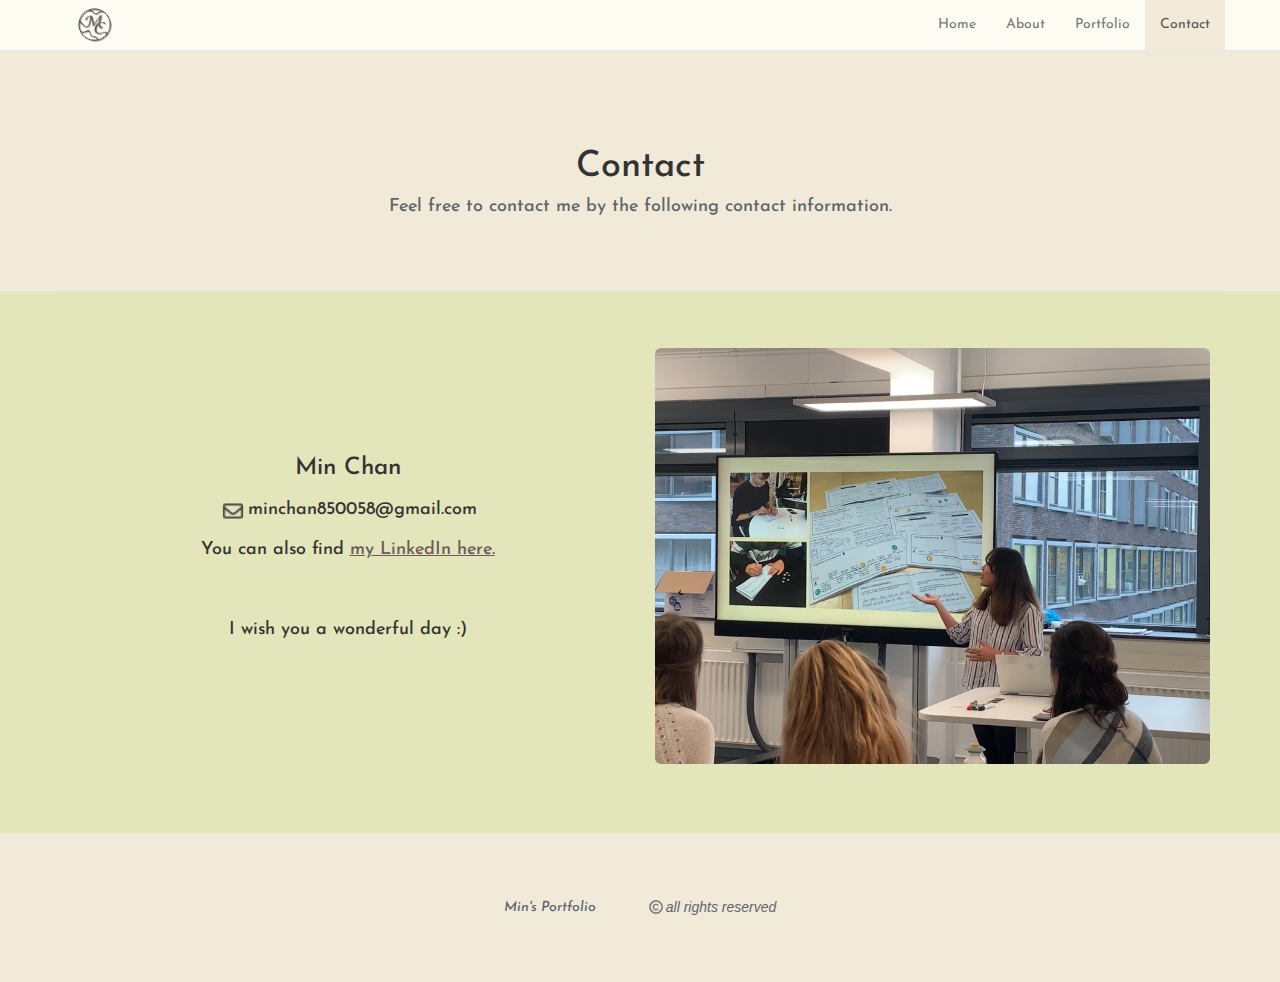
<file: contact.html>
<!DOCTYPE html>
<html lang="en">
  <head>
    <meta charset="utf-8">
    <meta http-equiv="X-UA-Compatible" content="IE=edge">
    <meta name="viewport" content="width=device-width, initial-scale=1">
    <!-- The above 3 meta tags *must* come first in the head; any other head content must come *after* these tags -->

    <!-- Google tag (gtag.js) -->
    <script async src="https://www.googletagmanager.com/gtag/js?id=G-GD04F9XKEZ"></script>
    <script>
      window.dataLayer = window.dataLayer || [];
      function gtag(){dataLayer.push(arguments);}
      gtag('js', new Date());

      gtag('config', 'G-GD04F9XKEZ');
    </script>

    
    <title> Contact </title>
    <link href="min-portfolio.css" rel="stylesheet" type="text/css">

    <!-- Favicon -->
    <link rel="apple-touch-icon" sizes="180x180" href="favicon/apple-touch-icon.png">
    <link rel="icon" type="image/png" sizes="32x32" href="favicon/favicon-32x32.png">
    <link rel="icon" type="image/png" sizes="16x16" href="favicon/favicon-16x16.png">
    <link rel="manifest" href="favicon/site.webmanifest">
    <link rel="mask-icon" href="favicon/safari-pinned-tab.svg" color="#6c595b">
    <meta name="msapplication-TileColor" content="#da532c">
    <meta name="theme-color" content="#ffffff">

    <!-- Google font: Josefin Sans -->
    <link rel="preconnect" href="https://fonts.googleapis.com">
    <link rel="preconnect" href="https://fonts.gstatic.com" crossorigin>
    <link href="https://fonts.googleapis.com/css2?family=Josefin+Sans:ital,wght@0,100;0,200;0,300;0,400;0,500;0,600;0,700;1,100;1,200;1,300;1,400;1,500;1,600;1,700&display=swap" rel="stylesheet">
    <style> @import url('https://fonts.googleapis.com/css2?family=Josefin+Sans:ital,wght@0,100;0,200;0,300;0,400;0,500;0,600;0,700;1,100;1,200;1,300;1,400;1,500;1,600;1,700&display=swap'); </style>

    <!-- Bootstrap -->
    <link rel="stylesheet" href="https://cdn.jsdelivr.net/npm/bootstrap@3.3.7/dist/css/bootstrap.min.css" integrity="sha384-BVYiiSIFeK1dGmJRAkycuHAHRg32OmUcww7on3RYdg4Va+PmSTsz/K68vbdEjh4u" crossorigin="anonymous">

    <!-- HTML5 shim and Respond.js for IE8 support of HTML5 elements and media queries -->
    <!-- WARNING: Respond.js doesn't work if you view the page via file:// -->
    <!--[if lt IE 9]>
      <script src="https://cdn.jsdelivr.net/npm/html5shiv@3.7.3/dist/html5shiv.min.js"></script>
      <script src="https://cdn.jsdelivr.net/npm/respond.js@1.4.2/dest/respond.min.js"></script>
    <![endif]-->
  </head>


  <body class="body">
    <!--Navbar-->
    <div class="navbar navbar-default navbar-fixed-top">
      <div class="container">
        <div class="navbar-header">
          <button type="button" class="navbar-toggle collapsed" data-toggle="collapse" data-target="#theNav" aria-expanded="false">
            <span class="sr-only">Toggle Navigation</span>
            <span class="icon-bar"></span>
            <span class="icon-bar"></span>
            <span class="icon-bar"></span>
          </button>
          <img alt="Brand-logo" src="resource/min-logo.png" class="img-responsive" width="50px" id="logo-nav">
          <!-- <a class="navbar-brand" href="index.html">
            <img alt="Brand-logo" src="resource/min-logo.png" class="img-responsive" width="40px" height="40px" id="logo-nav">
          </a> -->
        </div>
        <div class="collapse navbar-collapse" id="theNav">
          <ul class="nav navbar-nav navbar-right fontJosefinSans">
            <li ><a  href="index.html">Home</a></li>
            <li><a href="about.html">About</a></li>
            <li><a href="work.html">Portfolio</a></li>
            <li class="active"><a class="activeTab" href="contact.html">Contact</a></li>
          </ul>
        </div>
      </div>
    </div>

    <div class="container headerHome">
      <div class="text-center fontJosefinSans">
        <h1>Contact</h1>
        <h4 id="funFact">Feel free to contact me by the following contact information.</h4>
      </div>
    </div>



    <div class="container">
      <div class="row intro blockPadding  greenBackground full-bleedGreen">
        <div class="col-sm-6 fontJosefinSans text-center center-block">
          <div id="contactInfoBlock">
            <h3>Min Chan</h3>
            <div id="myEmail"><img class="email" src="resource/envelope-black.png" alt="envelop icon" height="30px"> <h4 class="email">minchan850058@gmail.com</h4></div>
            <div>
              <h4>You can also find <a class="linkedin" href="http://www.linkedin.com/in/minchan1997" target="_blank"> <u>my LinkedIn here.</u></a></h4>
              <br><br>
              <h4>I wish you a wonderful day :)</h4>
            </div>
          </div>
        </div>
        <div class="col-sm-6">
          <img alt="Min Chan" src="resource/contact.jpg" class="img-responsive center-block img-rounded">
        </div>
      </div>
    </div>
    


    <div class="container">
      <div class="footer">
        <div id="copyRight"><h5 class="fontJosefinSans"><i>Min's Portfolio</i></h5><img class="copyright" src="resource/copyright.png" alt="copyright icon" height="20px"> <h5><i>all rights reserved</i></h5></div>
      </div>
    </div>


    <!-- Lesson 7.70
    <div class="container">
        <h1 class="text-center">This Year's Video</h1>
        <h3 class="fontJosefinSans">dsdsdsdsdsdsdsdsdsds djnkofhewohfewohushligur8wgrjklajghf8suht4jtWWW</h3>
        <div class="embed-responsive embed-responsive-16by9">
          <iframe src="20220602.mp4" width="640" height="360" frameboder="0"></iframe>
          <!-- <video width="640px" height="360px" controls="controls">
            <source src="20220602.mp4" type="video/mp4">
          </video> -->
        </div>
    </div>




    <!-- jQuery (necessary for Bootstrap's JavaScript plugins) -->
    <script src="https://ajax.googleapis.com/ajax/libs/jquery/1.12.4/jquery.min.js"></script>
    <!-- Include all compiled plugins (below), or include individual files as needed -->
    <script src="https://cdn.jsdelivr.net/npm/bootstrap@3.3.7/dist/js/bootstrap.min.js" integrity="sha384-Tc5IQib027qvyjSMfHjOMaLkfuWVxZxUPnCJA7l2mCWNIpG9mGCD8wGNIcPD7Txa" crossorigin="anonymous"></script>
  </body>
</html>
</file>
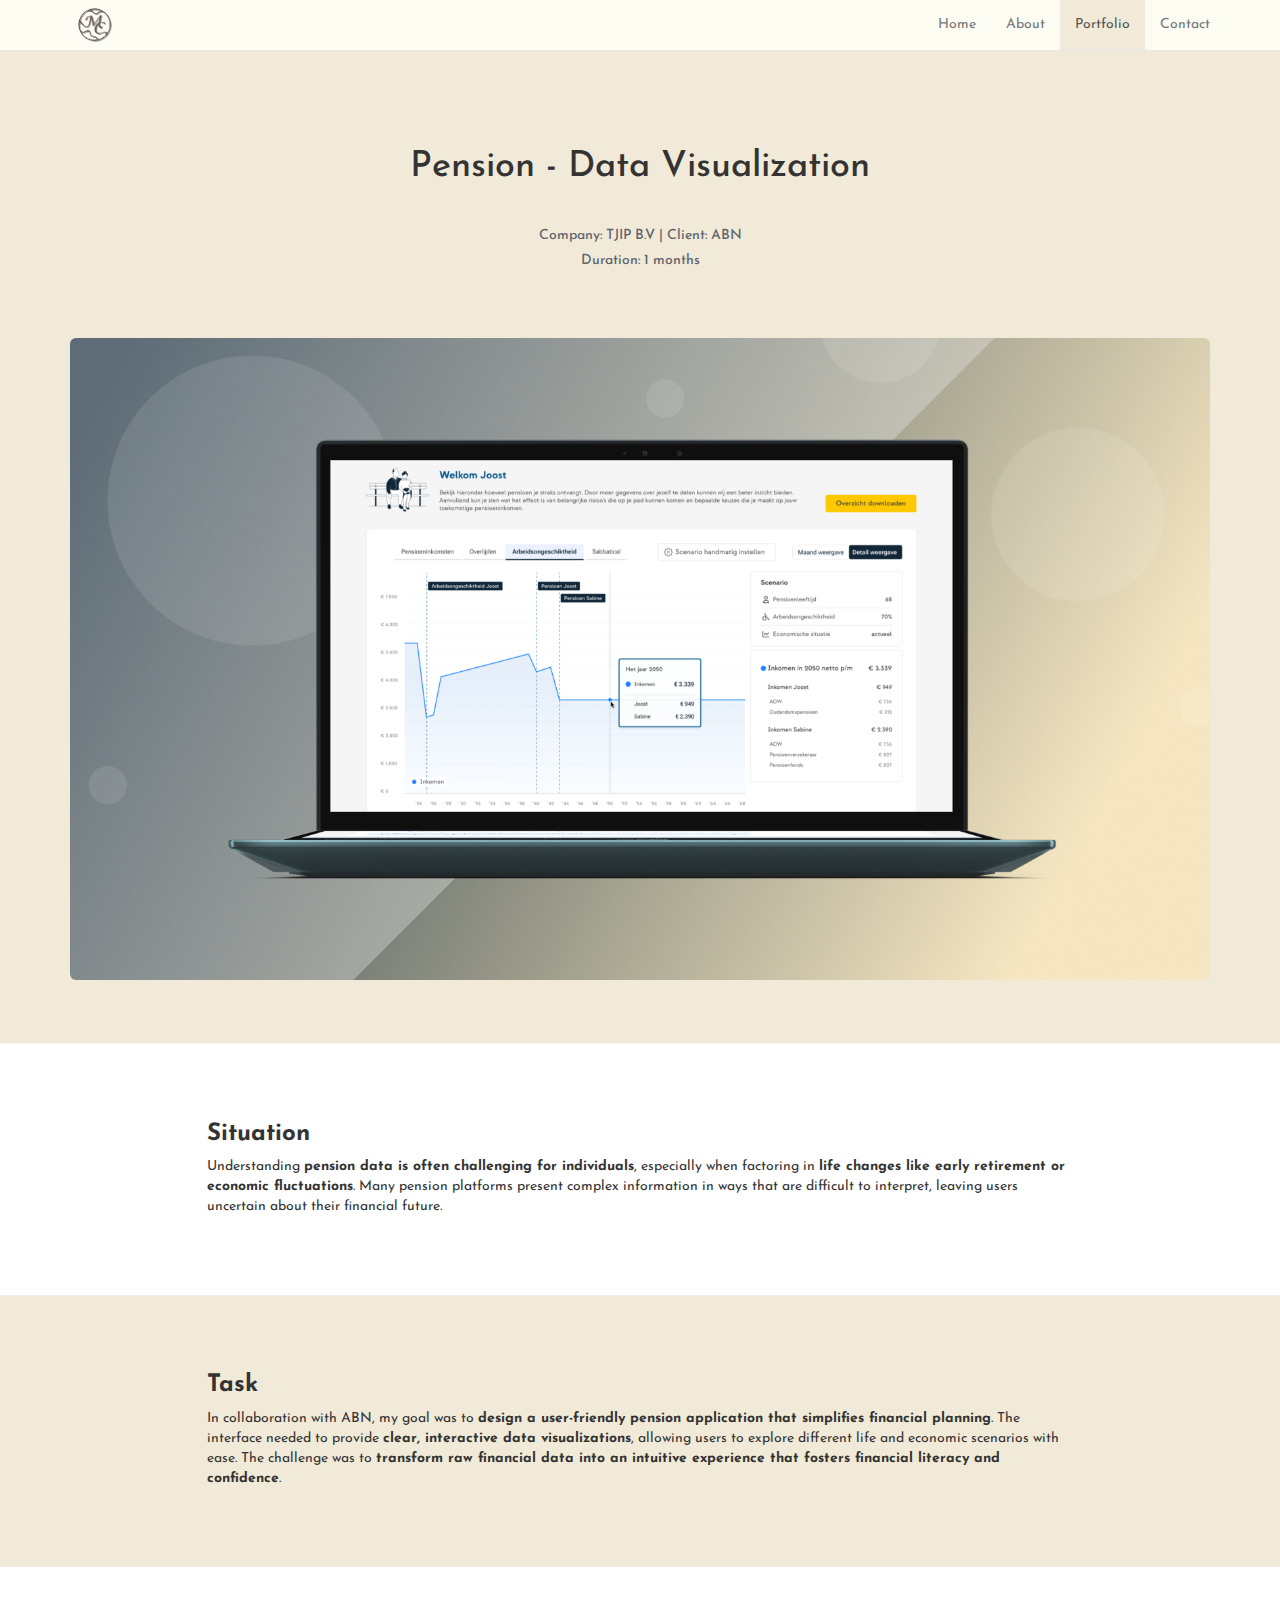
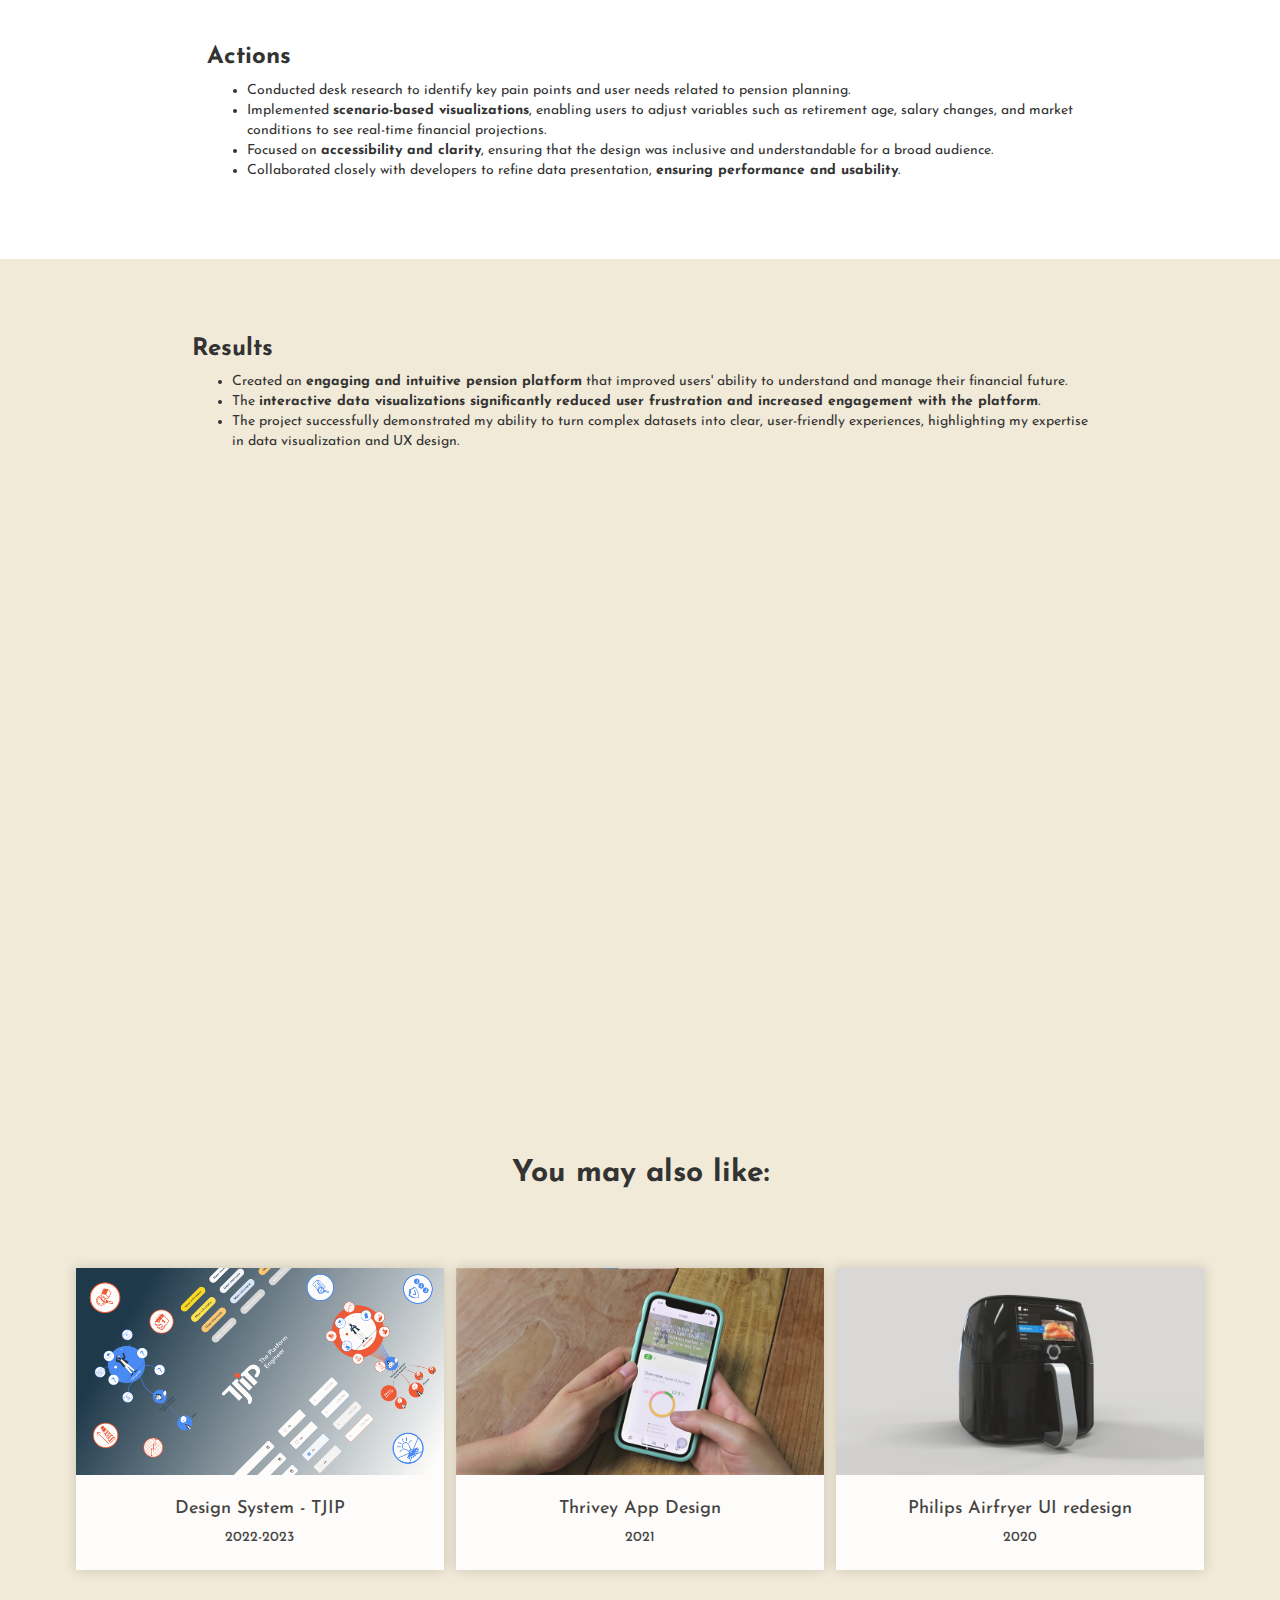
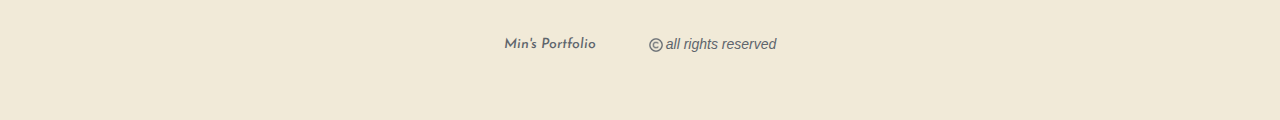
<file: dataVisualization.html>
<!DOCTYPE html>
<html lang="en">
  <head>
    <meta charset="utf-8">
    <meta http-equiv="X-UA-Compatible" content="IE=edge">
    <meta name="viewport" content="width=device-width, initial-scale=1">
    <!-- The above 3 meta tags *must* come first in the head; any other head content must come *after* these tags -->

    <!-- Google tag (gtag.js) -->
    <script async src="https://www.googletagmanager.com/gtag/js?id=G-GD04F9XKEZ"></script>
    <script>
      window.dataLayer = window.dataLayer || [];
      function gtag(){dataLayer.push(arguments);}
      gtag('js', new Date());

      gtag('config', 'G-GD04F9XKEZ');
    </script>

    
    <title> Data visualization </title>
    <link href="min-portfolio.css" rel="stylesheet" type="text/css">

    <!-- Favicon -->
    <link rel="apple-touch-icon" sizes="180x180" href="favicon/apple-touch-icon.png">
    <link rel="icon" type="image/png" sizes="32x32" href="favicon/favicon-32x32.png">
    <link rel="icon" type="image/png" sizes="16x16" href="favicon/favicon-16x16.png">
    <link rel="manifest" href="favicon/site.webmanifest">
    <link rel="mask-icon" href="favicon/safari-pinned-tab.svg" color="#6c595b">
    <meta name="msapplication-TileColor" content="#da532c">
    <meta name="theme-color" content="#ffffff">

    <!-- Google font: Josefin Sans -->
    <link rel="preconnect" href="https://fonts.googleapis.com">
    <link rel="preconnect" href="https://fonts.gstatic.com" crossorigin>
    <link href="https://fonts.googleapis.com/css2?family=Josefin+Sans:ital,wght@0,100;0,200;0,300;0,400;0,500;0,600;0,700;1,100;1,200;1,300;1,400;1,500;1,600;1,700&display=swap" rel="stylesheet">
    <style> @import url('https://fonts.googleapis.com/css2?family=Josefin+Sans:ital,wght@0,100;0,200;0,300;0,400;0,500;0,600;0,700;1,100;1,200;1,300;1,400;1,500;1,600;1,700&display=swap'); </style>

    <!-- Bootstrap -->
    <link rel="stylesheet" href="https://cdn.jsdelivr.net/npm/bootstrap@3.3.7/dist/css/bootstrap.min.css" integrity="sha384-BVYiiSIFeK1dGmJRAkycuHAHRg32OmUcww7on3RYdg4Va+PmSTsz/K68vbdEjh4u" crossorigin="anonymous">

    <!-- HTML5 shim and Respond.js for IE8 support of HTML5 elements and media queries -->
    <!-- WARNING: Respond.js doesn't work if you view the page via file:// -->
    <!--[if lt IE 9]>
      <script src="https://cdn.jsdelivr.net/npm/html5shiv@3.7.3/dist/html5shiv.min.js"></script>
      <script src="https://cdn.jsdelivr.net/npm/respond.js@1.4.2/dest/respond.min.js"></script>
    <![endif]-->
  </head>


  <body class="body">
    <!--Navbar-->
    <div class="navbar navbar-default navbar-fixed-top">
      <div class="container">
        <div class="navbar-header">
          <button type="button" class="navbar-toggle collapsed" data-toggle="collapse" data-target="#theNav" aria-expanded="false">
            <span class="sr-only">Toggle Navigation</span>
            <span class="icon-bar"></span>
            <span class="icon-bar"></span>
            <span class="icon-bar"></span>
          </button>
          <img alt="Brand-logo" src="resource/min-logo.png" class="img-responsive" width="50px" id="logo-nav">
          <!-- <a class="navbar-brand" href="index.html">
            <img alt="Brand-logo" src="resource/min-logo.png" class="img-responsive" width="40px" height="40px" id="logo-nav">
          </a> -->
        </div>
        <div class="collapse navbar-collapse" id="theNav">
          <ul class="nav navbar-nav navbar-right fontJosefinSans">
            <li ><a  href="index.html">Home</a></li>
            <li><a href="about.html">About</a></li>
            <li class="active"><a class="activeTab" href="work.html">Portfolio</a></li>
            <li ><a  href="contact.html">Contact</a></li>
          </ul>
        </div>
      </div>
    </div>

    <!-- Title -->
    <div class="container headerHome">
      <div class="text-center fontJosefinSans">
        <h1> Pension - Data Visualization</h1>
        <br>
        <h5 id="funFact"> Company: TJIP B.V | Client: ABN </h5>
        <h5 id="funFact"> Duration: 1 months </h5>
        <br><br>
        <br>
        <div>
          <img alt="cover" src="resource/works/data visualization/cover.png" class="img-responsive center-block img-rounded">
        </div>
      </div>
    </div>


    <div class="container">
        

        <!-- Situation -->
        <div class="fontJosefinSans blockPadding leftrightPadding whiteBackground full-bleed">
            <h3> <b>Situation</b></h3>
            <p>Understanding <b>pension data is often challenging for individuals</b>, especially when factoring in <b>life changes like early retirement or economic fluctuations</b>. Many pension platforms present complex information in ways that are difficult to interpret, leaving users uncertain about their financial future.</p>
        </div>

        <!-- Task -->
        <div class="fontJosefinSans blockPadding leftrightPadding">
          <h3> <b>Task</b></h3>
          <p>In collaboration with ABN, my goal was to <b>design a user-friendly pension application that simplifies financial planning</b>. The interface needed to provide <b>clear, interactive data visualizations</b>, allowing users to explore different life and economic scenarios with ease. The challenge was to <b>transform raw financial data into an intuitive experience that fosters financial literacy and confidence</b>.</p>
        </div>


        <!-- Action -->
        <div class="fontJosefinSans blockPadding leftrightPadding whiteBackground full-bleed">
          <h3> <b>Actions</b></h3>
          <ul>
            <li>Conducted desk research to identify key pain points and user needs related to pension planning.</li>
            <li>Implemented <b>scenario-based visualizations</b>, enabling users to adjust variables such as retirement age, salary changes, and market conditions to see real-time financial projections.</li>
            <li>Focused on <b>accessibility and clarity</b>, ensuring that the design was inclusive and understandable for a broad audience.</li>
            <li>Collaborated closely with developers to refine data presentation, <b>ensuring performance and usability</b>.</li>
          </ul>
        </div>



      

        <!-- Design -->

        <div class="row fontJosefinSans blockPadding leftrightPadding ">
            <h3><b>Results</b></h3>
            <ul class="buttonPadding">
              <li>Created an <b>engaging and intuitive pension platform</b> that improved users' ability to understand and manage their financial future.</li>
              <li>The <b>interactive data visualizations significantly reduced user frustration and increased engagement with the platform</b>.</li>
              <li>The project successfully demonstrated my ability to turn complex datasets into clear, user-friendly experiences, highlighting my expertise in data visualization and UX design.</li>
            </ul>
            <div class="embed-responsive embed-responsive-16by9 ">
              <iframe width="560" height="315" src="https://www.youtube.com/embed/JGTWiWsy6aE?si=4JxVFoXs6MXSXmnJ" title="YouTube video player" frameborder="0" allow="accelerometer; autoplay; clipboard-write; encrypted-media; gyroscope; picture-in-picture; web-share" referrerpolicy="strict-origin-when-cross-origin" allowfullscreen></iframe>
            </div>
        </div>
        

        

        


        <!-- You may also like -->
        <h2 class="text-center fontJosefinSans blockPadding"><b>You may also like:</b></h2>

        <div class="responsive">
          <div class="gallery">
            <a href="tjipDesignSystem.html">
              <img src="resource/works/Design System tjip/design system video cover.png" alt="design system"  class="img-responsive center-block" >
            </a>
            <div class="desc fontJosefinSans">
              <h4>Design System - TJIP</h4>
              <h5>2022-2023</h5>
            </div>
          </div>
        </div>
        <div class="responsive">
          <div class="gallery">
            <a href="GraduationProject.html">
              <img src="resource/works/Thrivey/Thrivey_cover.png" alt="Thrivey"  class="img-responsive center-block" >
            </a>
            <div class="desc fontJosefinSans">
              <h4>Thrivey App Design</h4>
              <h5>2021</h5>
            </div>
          </div>
        </div>
        <div class="responsive">
          <div class="gallery">
            <a href="PhilipsAirfryerRedesign.html">
              <img src="resource/works/Philips Airfryer UI design/Airfyer XXL.jpg" alt="Philips Airfryer"  class="img-responsive center-block" >
            </a>
            <div class="desc fontJosefinSans">
              <h4>Philips Airfryer UI redesign</h4>
              <h5>2020</h5>
            </div>
          </div>
        </div>






        <!-- go to top button -->
        <div class="text-center">
          <button onclick="topFunction()" id="gototopBtn" title="Go to top">Back to Top</button>
        </div>

        <script>
          // Get the button
          let mybutton = document.getElementById("gototopBtn");
          
          // When the user scrolls down 20px from the top of the document, show the button
          window.onscroll = function() {scrollFunction()};
          
          function scrollFunction() {
            if (document.body.scrollTop > 20 || document.documentElement.scrollTop > 20) {
              mybutton.style.display = "block";
            } else {
              mybutton.style.display = "none";
            }
          }
          
          // When the user clicks on the button, scroll to the top of the document
          function topFunction() {
            document.body.scrollTop = 0;
            document.documentElement.scrollTop = 0;
          }
          </script>


    </div>


    

    

    <div class="container">
      <div class="footer">
        <div id="copyRight"><h5 class="fontJosefinSans"><i>Min's Portfolio</i></h5><img class="copyright" src="resource/copyright.png" alt="copyright icon" height="20px"> <h5><i>all rights reserved</i></h5></div>
      </div>
    </div>


    <!-- Lesson 7.70
    <div class="container">
        <h1 class="text-center">This Year's Video</h1>
        <h3 class="fontJosefinSans">dsdsdsdsdsdsdsdsdsds djnkofhewohfewohushligur8wgrjklajghf8suht4jtWWW</h3>
        <div class="embed-responsive embed-responsive-16by9">
          <iframe src="20220602.mp4" width="640" height="360" frameboder="0"></iframe>
          <!-- <video width="640px" height="360px" controls="controls">
            <source src="20220602.mp4" type="video/mp4">
          </video> -->
        </div>
    </div>




    <!-- jQuery (necessary for Bootstrap's JavaScript plugins) -->
    <script src="https://ajax.googleapis.com/ajax/libs/jquery/1.12.4/jquery.min.js"></script>
    <!-- Include all compiled plugins (below), or include individual files as needed -->
    <script src="https://cdn.jsdelivr.net/npm/bootstrap@3.3.7/dist/js/bootstrap.min.js" integrity="sha384-Tc5IQib027qvyjSMfHjOMaLkfuWVxZxUPnCJA7l2mCWNIpG9mGCD8wGNIcPD7Txa" crossorigin="anonymous"></script>
  </body>
</html>
</file>
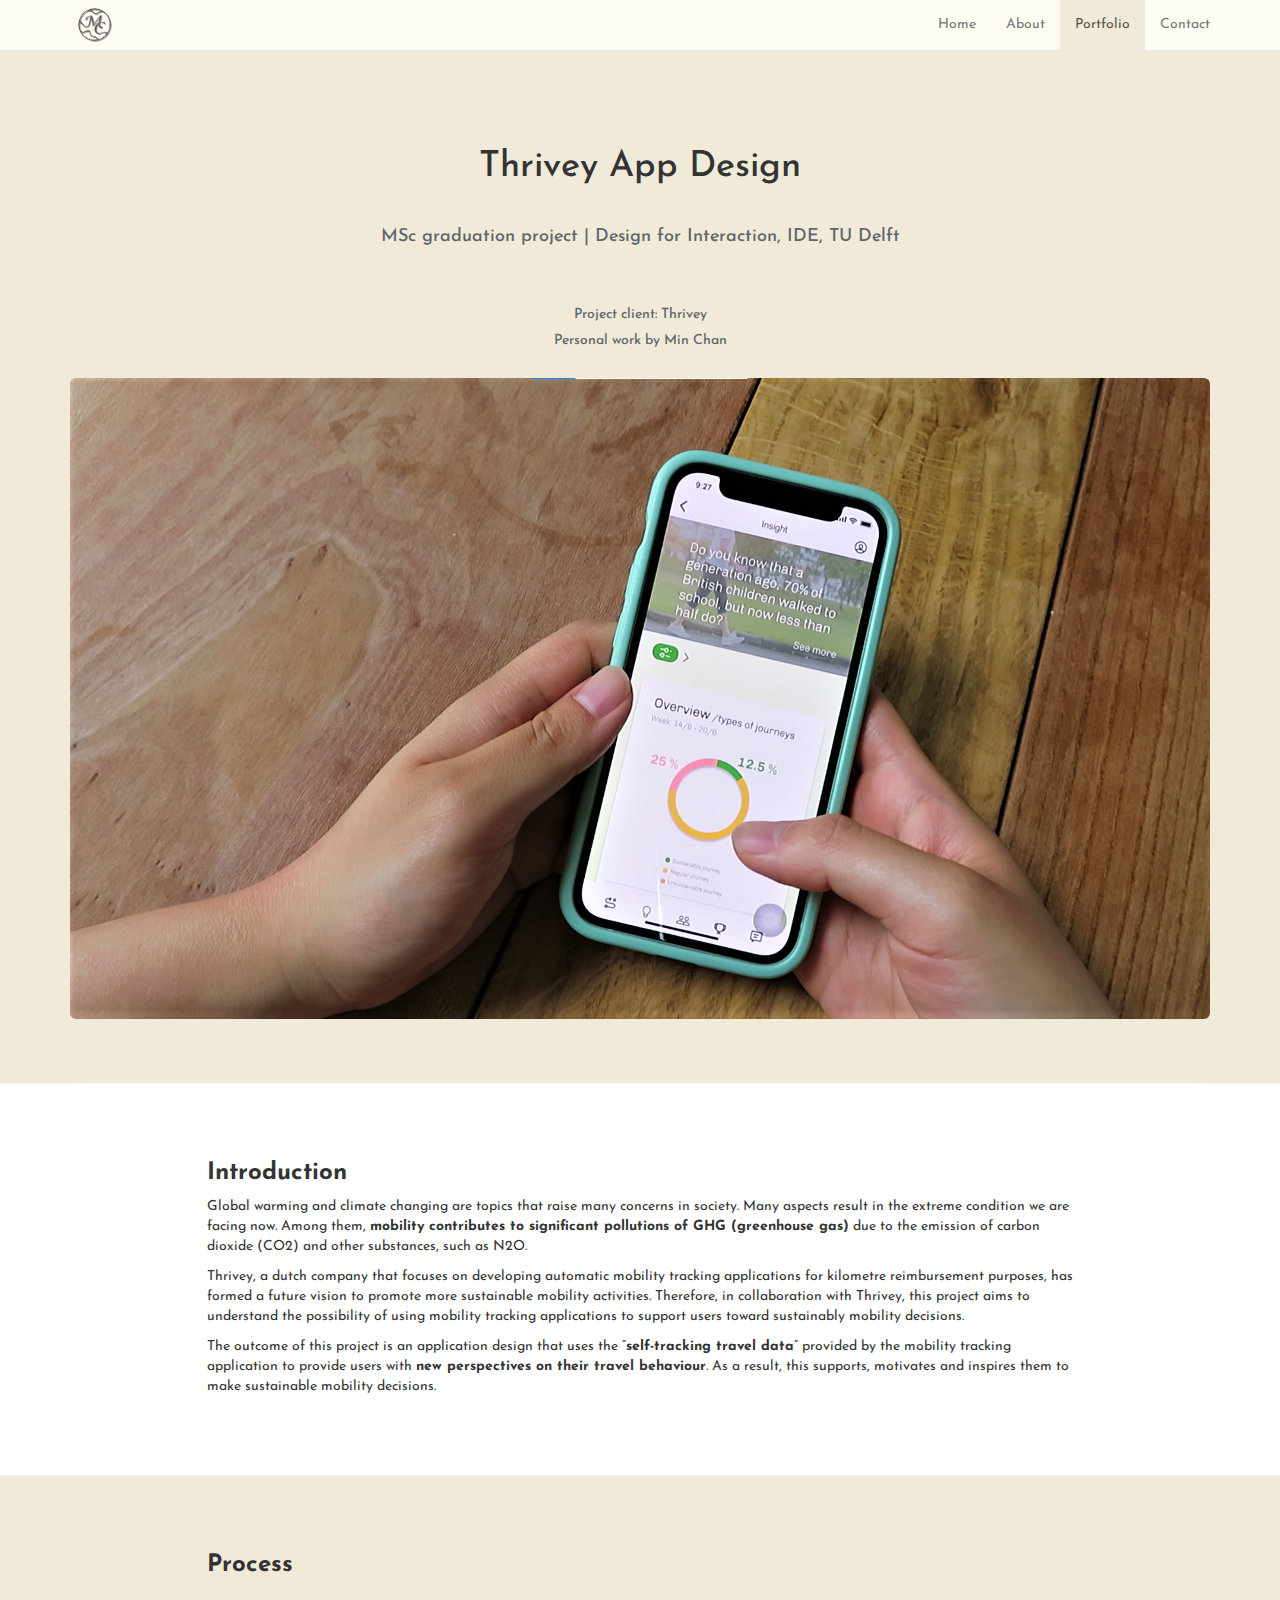
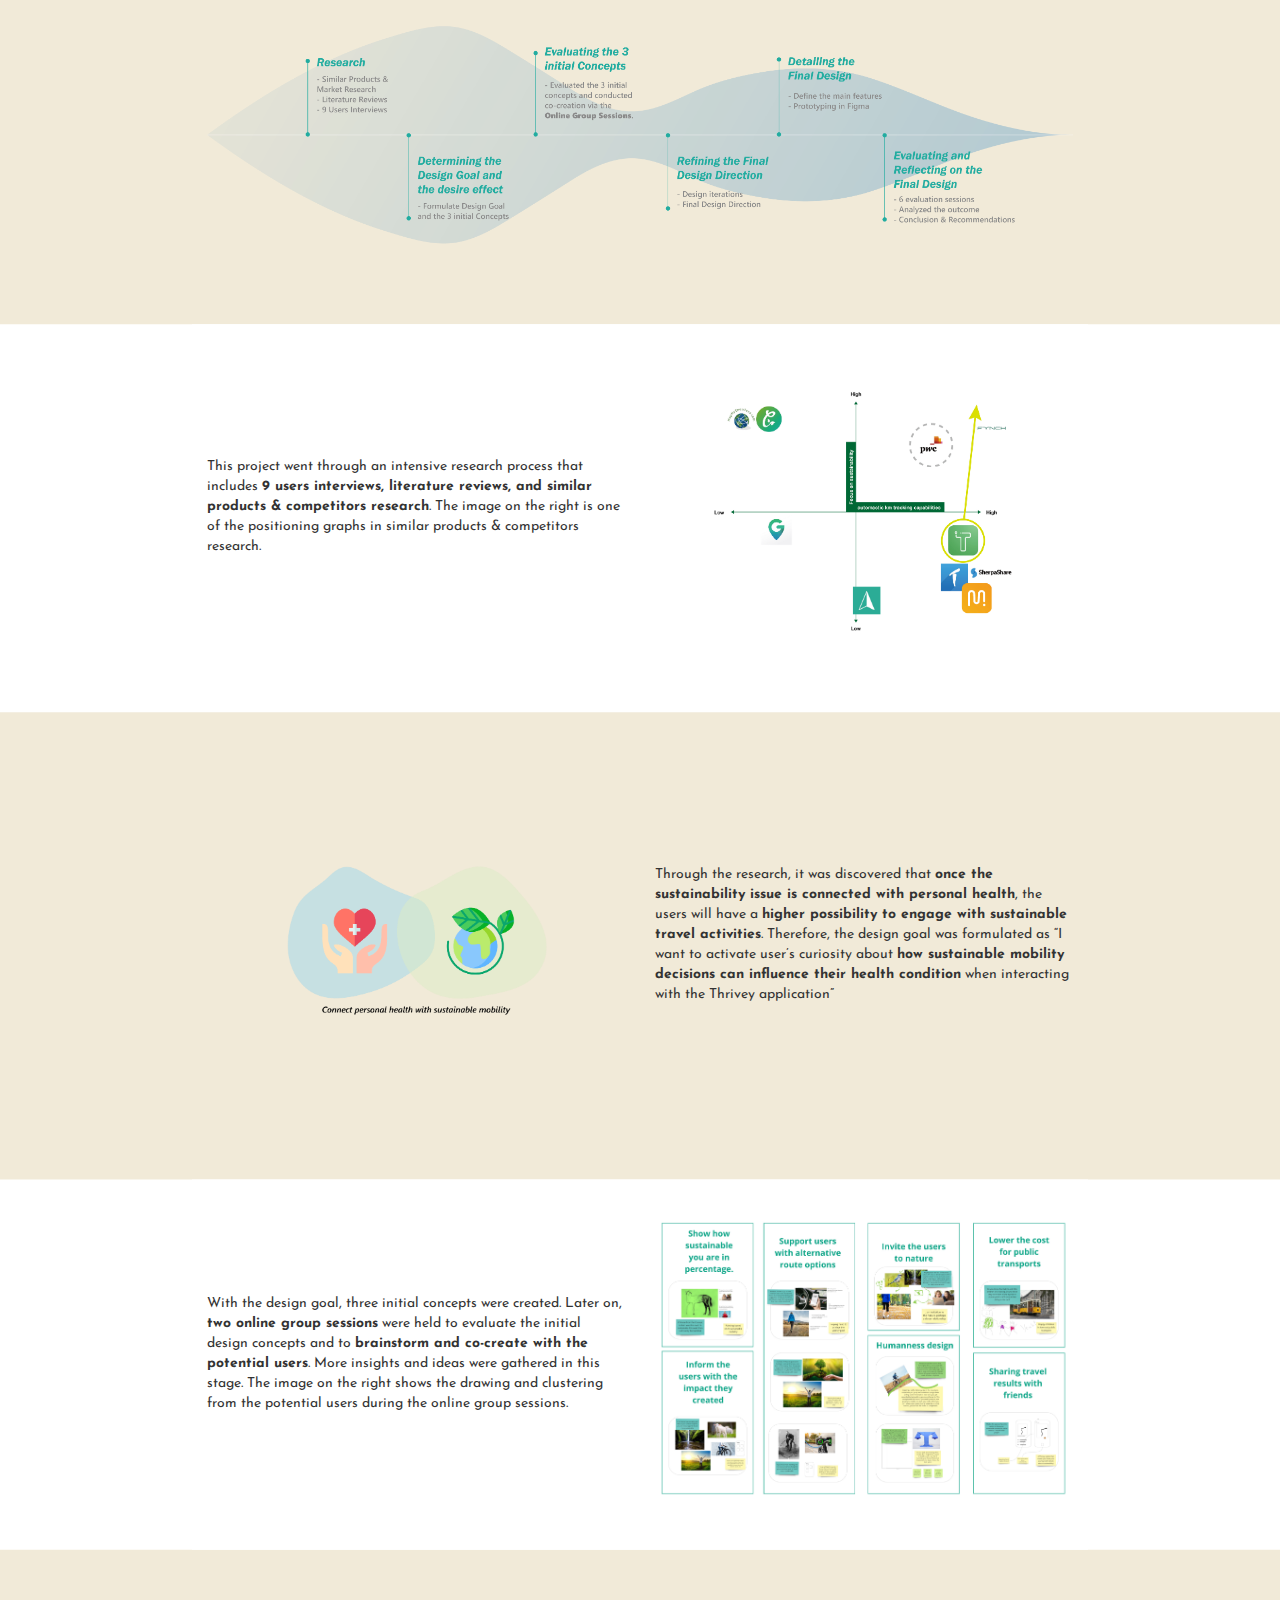
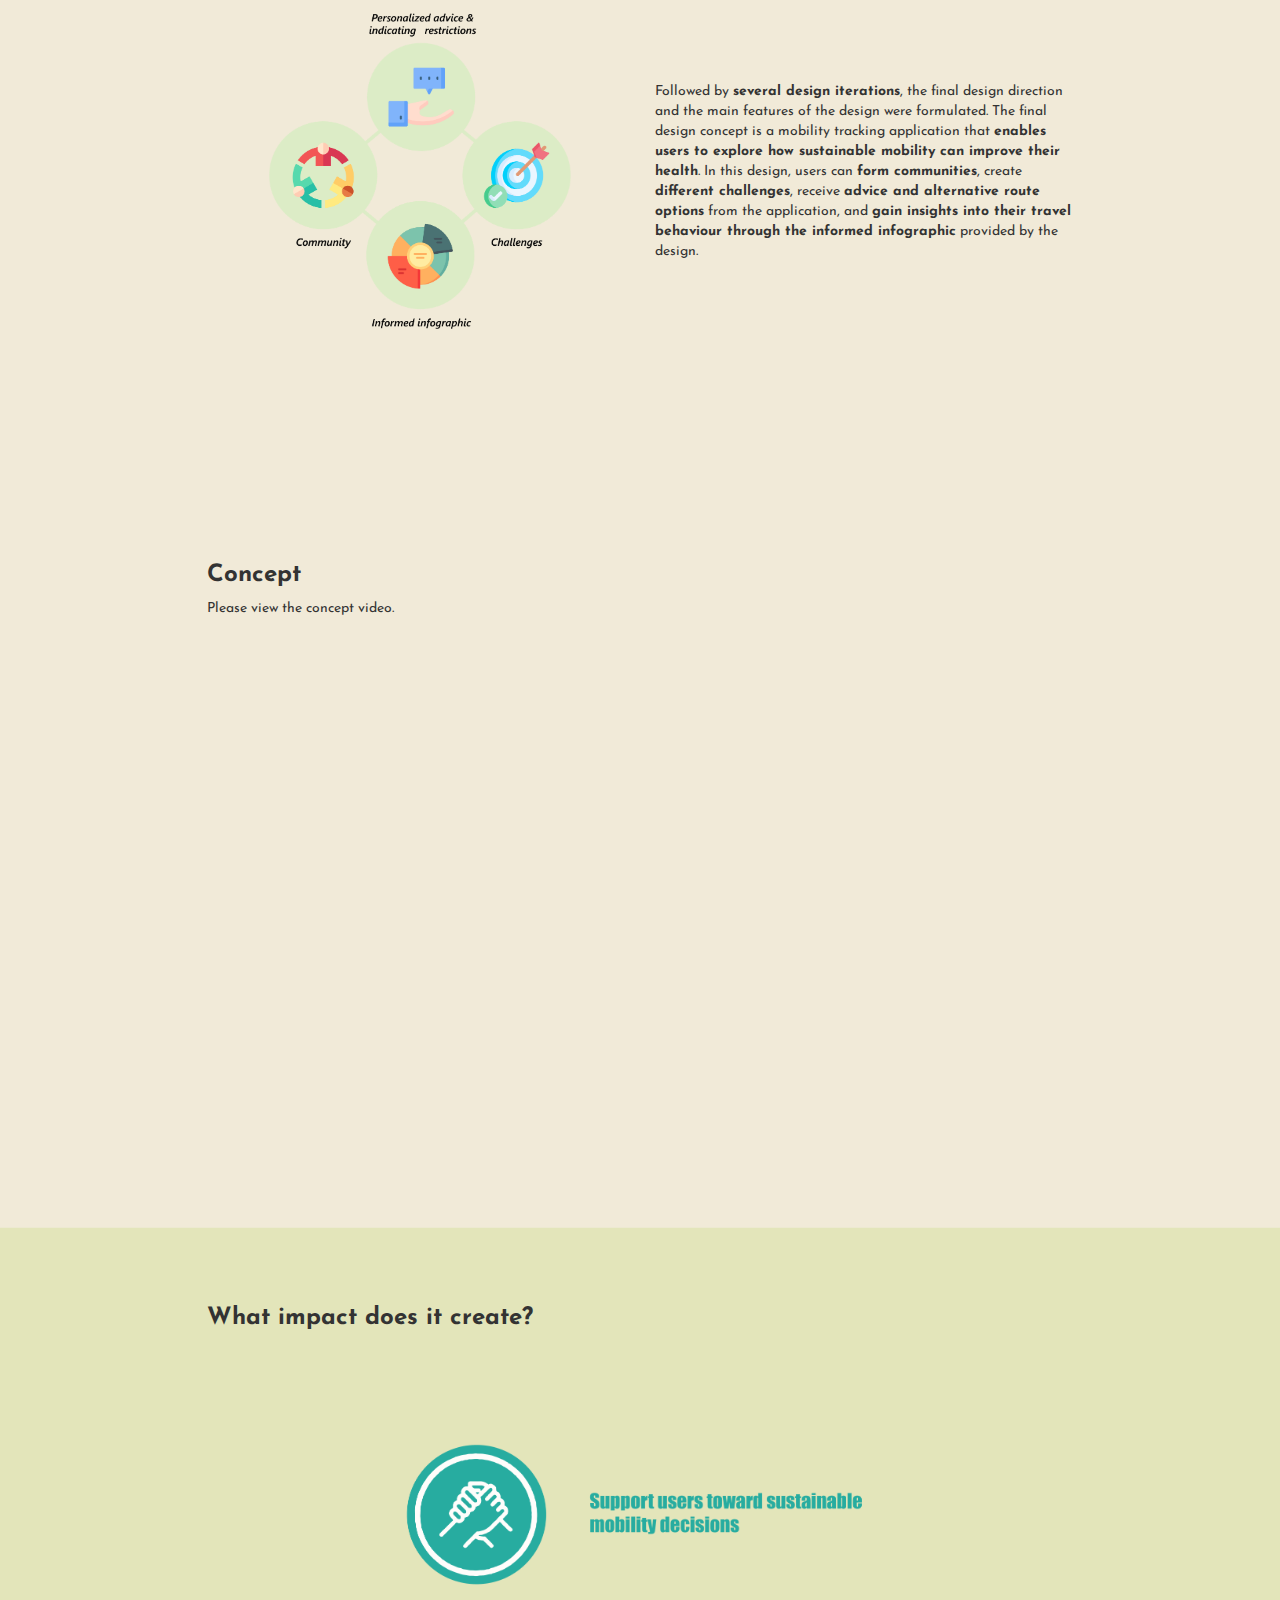
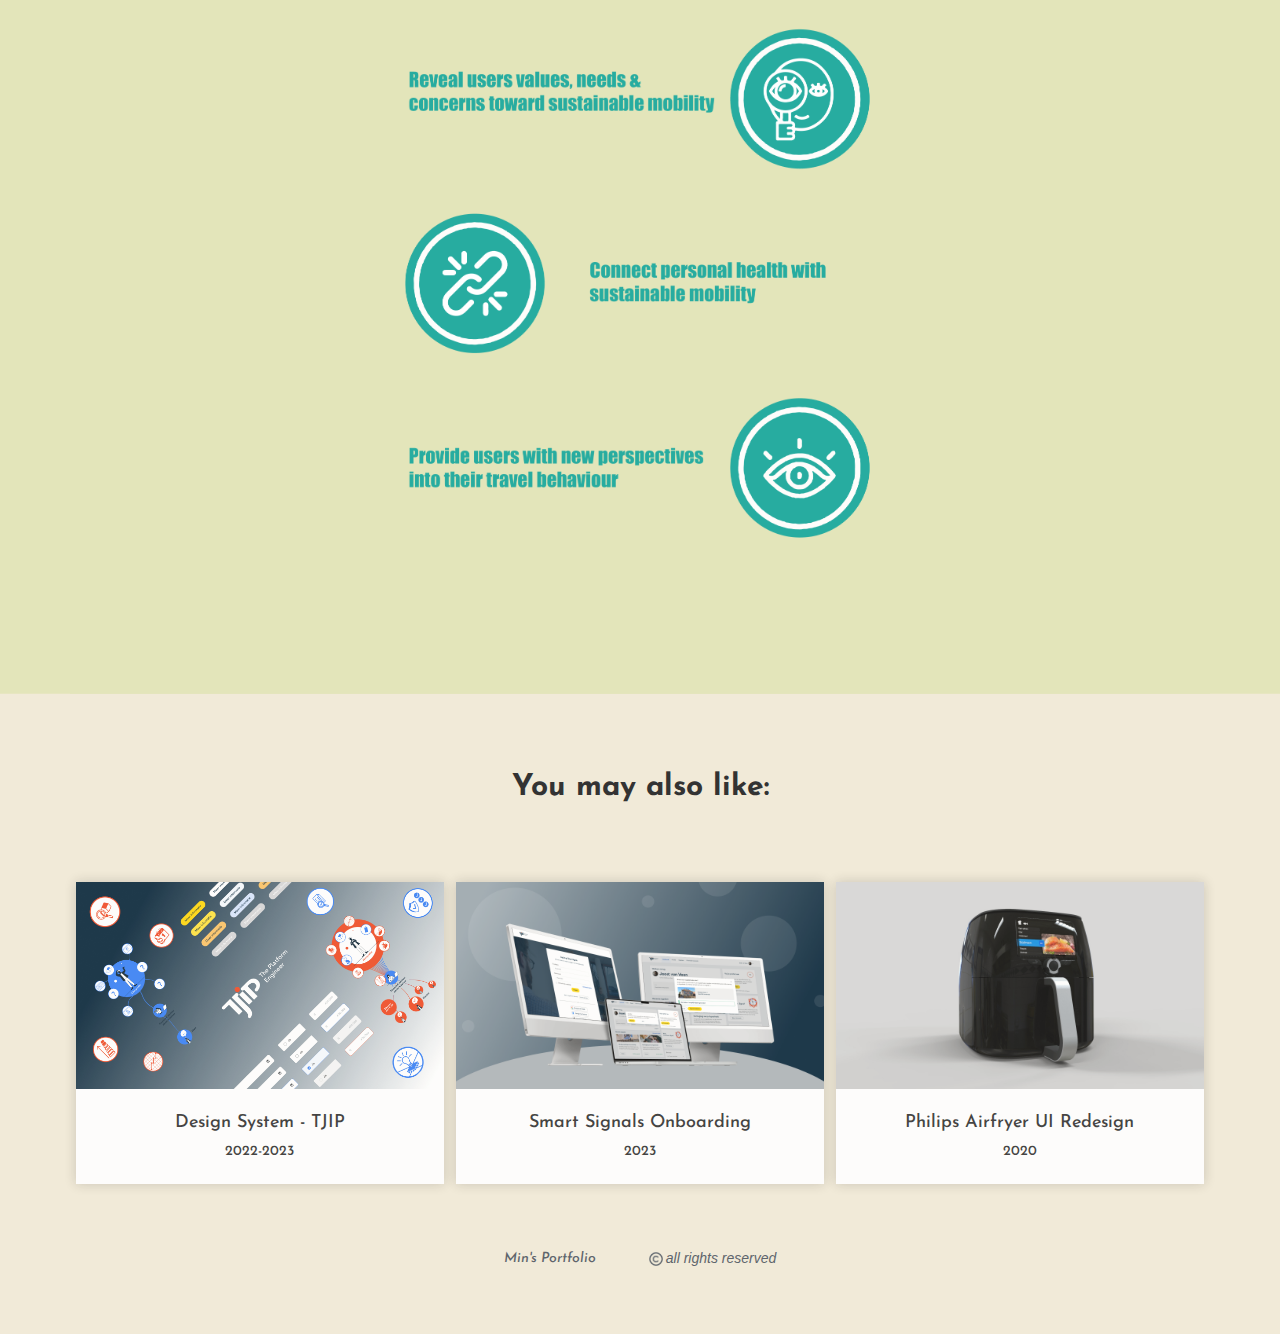
<file: GraduationProject.html>
<!DOCTYPE html>
<html lang="en">
  <head>
    <meta charset="utf-8">
    <meta http-equiv="X-UA-Compatible" content="IE=edge">
    <meta name="viewport" content="width=device-width, initial-scale=1">
    <!-- The above 3 meta tags *must* come first in the head; any other head content must come *after* these tags -->

    <!-- Google tag (gtag.js) -->
    <script async src="https://www.googletagmanager.com/gtag/js?id=G-GD04F9XKEZ"></script>
    <script>
      window.dataLayer = window.dataLayer || [];
      function gtag(){dataLayer.push(arguments);}
      gtag('js', new Date());

      gtag('config', 'G-GD04F9XKEZ');
    </script>

    
    <title> Graduation project </title>
    <link href="min-portfolio.css" rel="stylesheet" type="text/css">

    <!-- Favicon -->
    <link rel="apple-touch-icon" sizes="180x180" href="favicon/apple-touch-icon.png">
    <link rel="icon" type="image/png" sizes="32x32" href="favicon/favicon-32x32.png">
    <link rel="icon" type="image/png" sizes="16x16" href="favicon/favicon-16x16.png">
    <link rel="manifest" href="favicon/site.webmanifest">
    <link rel="mask-icon" href="favicon/safari-pinned-tab.svg" color="#6c595b">
    <meta name="msapplication-TileColor" content="#da532c">
    <meta name="theme-color" content="#ffffff">

    <!-- Google font: Josefin Sans -->
    <link rel="preconnect" href="https://fonts.googleapis.com">
    <link rel="preconnect" href="https://fonts.gstatic.com" crossorigin>
    <link href="https://fonts.googleapis.com/css2?family=Josefin+Sans:ital,wght@0,100;0,200;0,300;0,400;0,500;0,600;0,700;1,100;1,200;1,300;1,400;1,500;1,600;1,700&display=swap" rel="stylesheet">
    <style> @import url('https://fonts.googleapis.com/css2?family=Josefin+Sans:ital,wght@0,100;0,200;0,300;0,400;0,500;0,600;0,700;1,100;1,200;1,300;1,400;1,500;1,600;1,700&display=swap'); </style>

    <!-- Bootstrap -->
    <link rel="stylesheet" href="https://cdn.jsdelivr.net/npm/bootstrap@3.3.7/dist/css/bootstrap.min.css" integrity="sha384-BVYiiSIFeK1dGmJRAkycuHAHRg32OmUcww7on3RYdg4Va+PmSTsz/K68vbdEjh4u" crossorigin="anonymous">

    <!-- HTML5 shim and Respond.js for IE8 support of HTML5 elements and media queries -->
    <!-- WARNING: Respond.js doesn't work if you view the page via file:// -->
    <!--[if lt IE 9]>
      <script src="https://cdn.jsdelivr.net/npm/html5shiv@3.7.3/dist/html5shiv.min.js"></script>
      <script src="https://cdn.jsdelivr.net/npm/respond.js@1.4.2/dest/respond.min.js"></script>
    <![endif]-->
  </head>


  <body class="body">
    <!--Navbar-->
    <div class="navbar navbar-default navbar-fixed-top">
      <div class="container">
        <div class="navbar-header">
          <button type="button" class="navbar-toggle collapsed" data-toggle="collapse" data-target="#theNav" aria-expanded="false">
            <span class="sr-only">Toggle Navigation</span>
            <span class="icon-bar"></span>
            <span class="icon-bar"></span>
            <span class="icon-bar"></span>
          </button>
          <img alt="Brand-logo" src="resource/min-logo.png" class="img-responsive" width="50px" id="logo-nav">
          <!-- <a class="navbar-brand" href="index.html">
            <img alt="Brand-logo" src="resource/min-logo.png" class="img-responsive" width="40px" height="40px" id="logo-nav">
          </a> -->
        </div>
        <div class="collapse navbar-collapse" id="theNav">
          <ul class="nav navbar-nav navbar-right fontJosefinSans">
            <li ><a  href="index.html">Home</a></li>
            <li><a href="about.html">About</a></li>
            <li class="active"><a class="activeTab" href="work.html">Portfolio</a></li>
            <li ><a  href="contact.html">Contact</a></li>
          </ul>
        </div>
      </div>
    </div>

    <!-- Title -->
    <div class="container headerHome">
      <div class="text-center fontJosefinSans">
        <h1>Thrivey App Design</h1>
        <br>
        <h4 id="funFact">MSc graduation project | Design for Interaction, IDE, TU Delft</h4>
        <br><br>
        <h5 id="funFact">Project client: Thrivey</h5>
        <h5 id="funFact">Personal work by Min Chan</h5>
        <br>
        <div>
          <img alt="Thrivey app" src="resource/works/Thrivey/Thrivey_cover.png" class="img-responsive center-block img-rounded">
        </div>
      </div>
    </div>


    <div class="container">
        

        <!-- Intro -->
        <div class=" fontJosefinSans blockPadding leftrightPadding whiteBackground full-bleed">
            <h3> <b>Introduction</b></h3>
            <p>Global warming and climate changing are topics that raise many concerns in society. Many aspects result in the extreme condition we are facing now. Among them, <b>mobility contributes to significant pollutions of GHG (greenhouse gas)</b> due to the emission of carbon dioxide (CO2) and other substances, such as N2O.</p>
            <p>Thrivey, a dutch company that focuses on developing automatic mobility tracking applications for kilometre reimbursement purposes, has formed a future vision to promote more sustainable mobility activities. Therefore, in collaboration with Thrivey, this project aims to understand the possibility of using mobility tracking applications to support users toward sustainably mobility decisions. </p>
            <p>The outcome of this project is an application design that uses the “<b>self-tracking travel data</b>” provided by the mobility tracking application to provide users with <b>new perspectives on their travel behaviour</b>. As a result, this supports, motivates and inspires them to make sustainable mobility decisions.</p>
        </div>
        

        <!-- Process -->
        <div class="fontJosefinSans blockPadding leftrightPadding">
            <h3><b>Process</b></h3>
            
            <img alt="Thrivey app" src="resource/works/Thrivey/process_thrivey.png" class="img-responsive center-block img-rounded buttonPadding">

            
            <div class="row whiteBackground full-bleed blockPadding" id="rowWork">
                <div class="col-md-6 col-md-push-6 col-sm-6 col-xs-12" >
                  <img alt="marketing research" src="resource/works/Thrivey/competitors research.jpg" class="img-responsive center-block">
                </div>
                <div class="col-md-6 col-md-pull-6 col-sm-6 col-xs-12">
                  <div >
                    <p>This project went through an intensive research process that includes <b>9 users interviews, literature reviews, and similar products & competitors research</b>. The image on the right is one of the positioning graphs in similar products & competitors research.</p>
                  </div>
                </div>
            </div>
            <div class="row blockPadding" id="rowAbout">
                <div class="col-md-6 col-sm-6 col-xs-12">
                  <img alt="design direction" src="resource/works/Thrivey/connect_personal_health_with_sustainable_mobility.png" class="img-responsive center-block">
                </div>
                <div class="col-md-6 col-sm-6 col-xs-12">
                  <div>
                    <p>Through the research, it was discovered that <b>once the sustainability issue is connected with personal health</b>, the users will have a <b>higher possibility to engage with sustainable travel activities</b>. Therefore, the design goal was formulated as “I want to activate user’s curiosity about <b>how sustainable mobility decisions can influence their health condition</b> when interacting with the Thrivey application”</p>
                  </div>
                </div>
            </div>
            <div class="row whiteBackground full-bleed blockPadding" id="rowWork">
                <div class="col-md-6 col-md-push-6 col-sm-6 col-xs-12" >
                  <img alt="creative sessions" src="resource/works/Thrivey/research.jpg" class="img-responsive center-block">
                </div>
                <div class="col-md-6 col-md-pull-6 col-sm-6 col-xs-12">
                  <div>
                    <p>With the design goal, three initial concepts were created. Later on, <b>two online group sessions</b> were held to evaluate the initial design concepts and to <b>brainstorm and co-create with the potential users</b>. More insights and ideas were gathered in this stage. The image on the right shows the drawing and clustering from the potential users during the online group sessions.</p>
                  </div>
                </div>
            </div>
            <div class="row blockPadding" id="rowAbout">
                <div class="col-md-6 col-sm-6 col-xs-12">
                  <img alt="concept" src="resource/works/Thrivey/main_features.png" class="img-responsive img-circle center-block">
                </div>
                <div class="col-md-6 col-sm-6 col-xs-12">
                  <div>
                    <p>Followed by <b>several design iterations</b>, the final design direction and the main features of the design were formulated. The final design concept is a mobility tracking application that <b>enables users to explore how sustainable mobility can improve their health</b>. In this design, users can <b>form communities</b>, create <b>different challenges</b>, receive <b>advice and alternative route options</b> from the application, and <b>gain insights into their travel behaviour through the informed infographic</b> provided by the design.</p>
                  </div>
                </div>
            </div>
            
        </div>


        <!-- Concept -->
        <div class=" fontJosefinSans blockPadding leftrightPadding">
          <h3><b>Concept</b></h3>
          <p class="buttonPadding">Please view the concept video.</p>
          <div class="embed-responsive embed-responsive-16by9">
            <iframe width="560" height="315" src="https://www.youtube-nocookie.com/embed/Ro1JkGHmsT4" title="YouTube video player" frameborder="0" allow="accelerometer; autoplay; clipboard-write; encrypted-media; gyroscope; picture-in-picture; web-share" allowfullscreen></iframe>
            <!-- <iframe src="https://youtu.be/Ro1JkGHmsT4" width="640" height="360" frameboder="0"></iframe> -->
            <!-- <video width="640px" height="360px" controls="controls">
              <source src="20220602.mp4" type="video/mp4">
            </video> -->
          </div>
        </div>


        <!-- Impact -->
        <div class=" fontJosefinSans blockPadding leftrightPadding greenBackground full-bleedGreen">
          <h3><b>What impact does it create?</b></h3>
          <img alt="Min Chan" src="resource/works/Thrivey/impact.png" class="img-responsive center-block">
        </div>


        <!-- You may also like -->
        <h2 class="text-center fontJosefinSans blockPadding"><b>You may also like:</b></h2>

        <div class="responsive">
          <div class="gallery">
            <a href="tjipDesignSystem.html">
              <img src="resource/works/Design System tjip/design system video cover.png" alt="design system"  class="img-responsive center-block" >
            </a>
            <div class="desc fontJosefinSans">
              <h4>Design System - TJIP</h4>
              <h5>2022-2023</h5>
            </div>
          </div>
        </div>
        <div class="responsive">
          <div class="gallery">
            <a href="SSonboarding.html">
              <img src="resource/works/SS onboarding/cover.png" alt="Smart Signals"  class="img-responsive center-block" >
            </a>
            <div class="desc fontJosefinSans">
              <h4>Smart Signals Onboarding</h4>
              <h5>2023</h5>
            </div>
          </div>
        </div>
        <div class="responsive">
          <div class="gallery">
            <a href="PhilipsAirfryerRedesign.html">
              <img src="resource/works/Philips Airfryer UI design/Airfyer XXL.jpg" alt="Philips Airfryer"  class="img-responsive center-block" >
            </a>
            <div class="desc fontJosefinSans">
              <h4>Philips Airfryer UI Redesign</h4>
              <h5>2020</h5>
            </div>
          </div>
        </div>




        <!-- go to top button -->
        <div class="text-center">
          <button onclick="topFunction()" id="gototopBtn" title="Go to top">Back to Top</button>
        </div>

        <script>
          // Get the button
          let mybutton = document.getElementById("gototopBtn");
          
          // When the user scrolls down 20px from the top of the document, show the button
          window.onscroll = function() {scrollFunction()};
          
          function scrollFunction() {
            if (document.body.scrollTop > 20 || document.documentElement.scrollTop > 20) {
              mybutton.style.display = "block";
            } else {
              mybutton.style.display = "none";
            }
          }
          
          // When the user clicks on the button, scroll to the top of the document
          function topFunction() {
            document.body.scrollTop = 0;
            document.documentElement.scrollTop = 0;
          }
          </script>


    </div>


    

    

    <div class="container">
      <div class="footer">
        <div id="copyRight"><h5 class="fontJosefinSans"><i>Min's Portfolio</i></h5><img class="copyright" src="resource/copyright.png" alt="copyright icon" height="20px"> <h5><i>all rights reserved</i></h5></div>
      </div>
    </div>


    <!-- Lesson 7.70
    <div class="container">
        <h1 class="text-center">This Year's Video</h1>
        <h3 class="fontJosefinSans">dsdsdsdsdsdsdsdsdsds djnkofhewohfewohushligur8wgrjklajghf8suht4jtWWW</h3>
        <div class="embed-responsive embed-responsive-16by9">
          <iframe src="20220602.mp4" width="640" height="360" frameboder="0"></iframe>
          <!-- <video width="640px" height="360px" controls="controls">
            <source src="20220602.mp4" type="video/mp4">
          </video> -->
        </div>
    </div>




    <!-- jQuery (necessary for Bootstrap's JavaScript plugins) -->
    <script src="https://ajax.googleapis.com/ajax/libs/jquery/1.12.4/jquery.min.js"></script>
    <!-- Include all compiled plugins (below), or include individual files as needed -->
    <script src="https://cdn.jsdelivr.net/npm/bootstrap@3.3.7/dist/js/bootstrap.min.js" integrity="sha384-Tc5IQib027qvyjSMfHjOMaLkfuWVxZxUPnCJA7l2mCWNIpG9mGCD8wGNIcPD7Txa" crossorigin="anonymous"></script>
  </body>
</html>
</file>
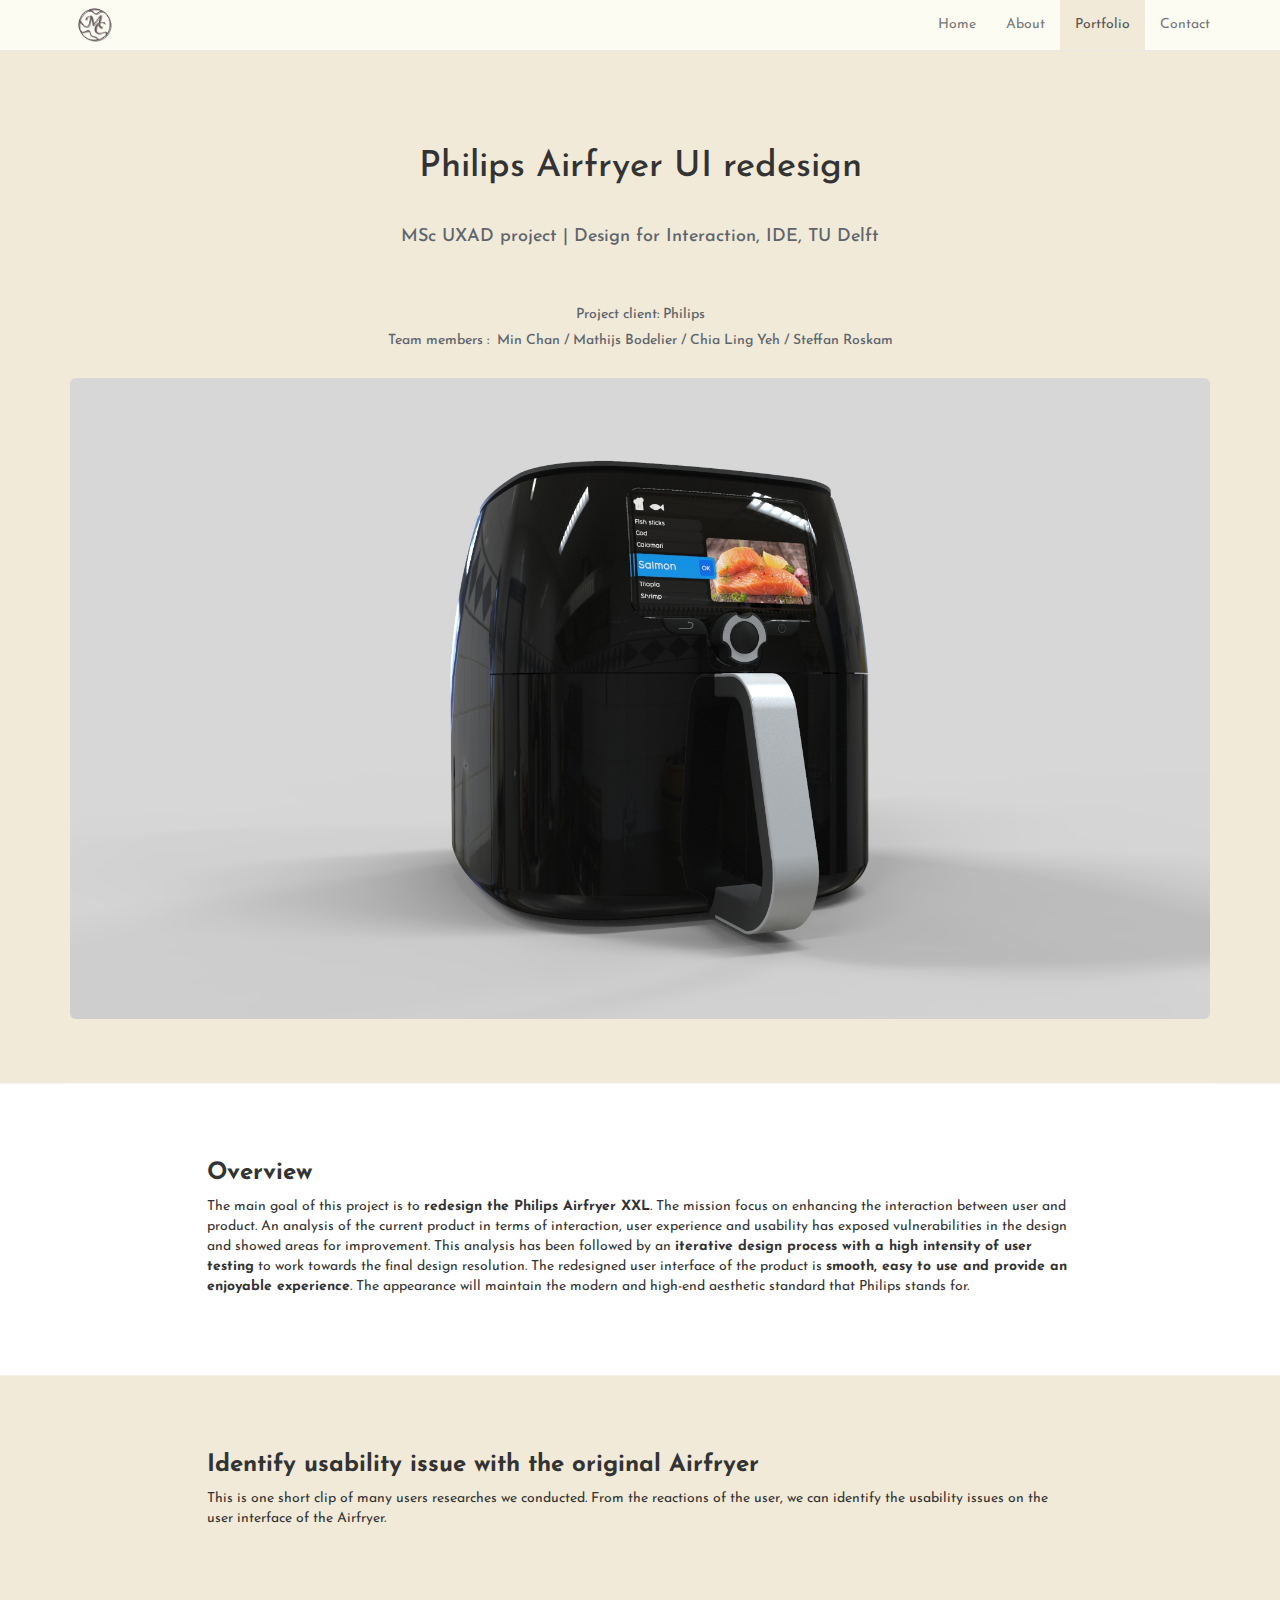
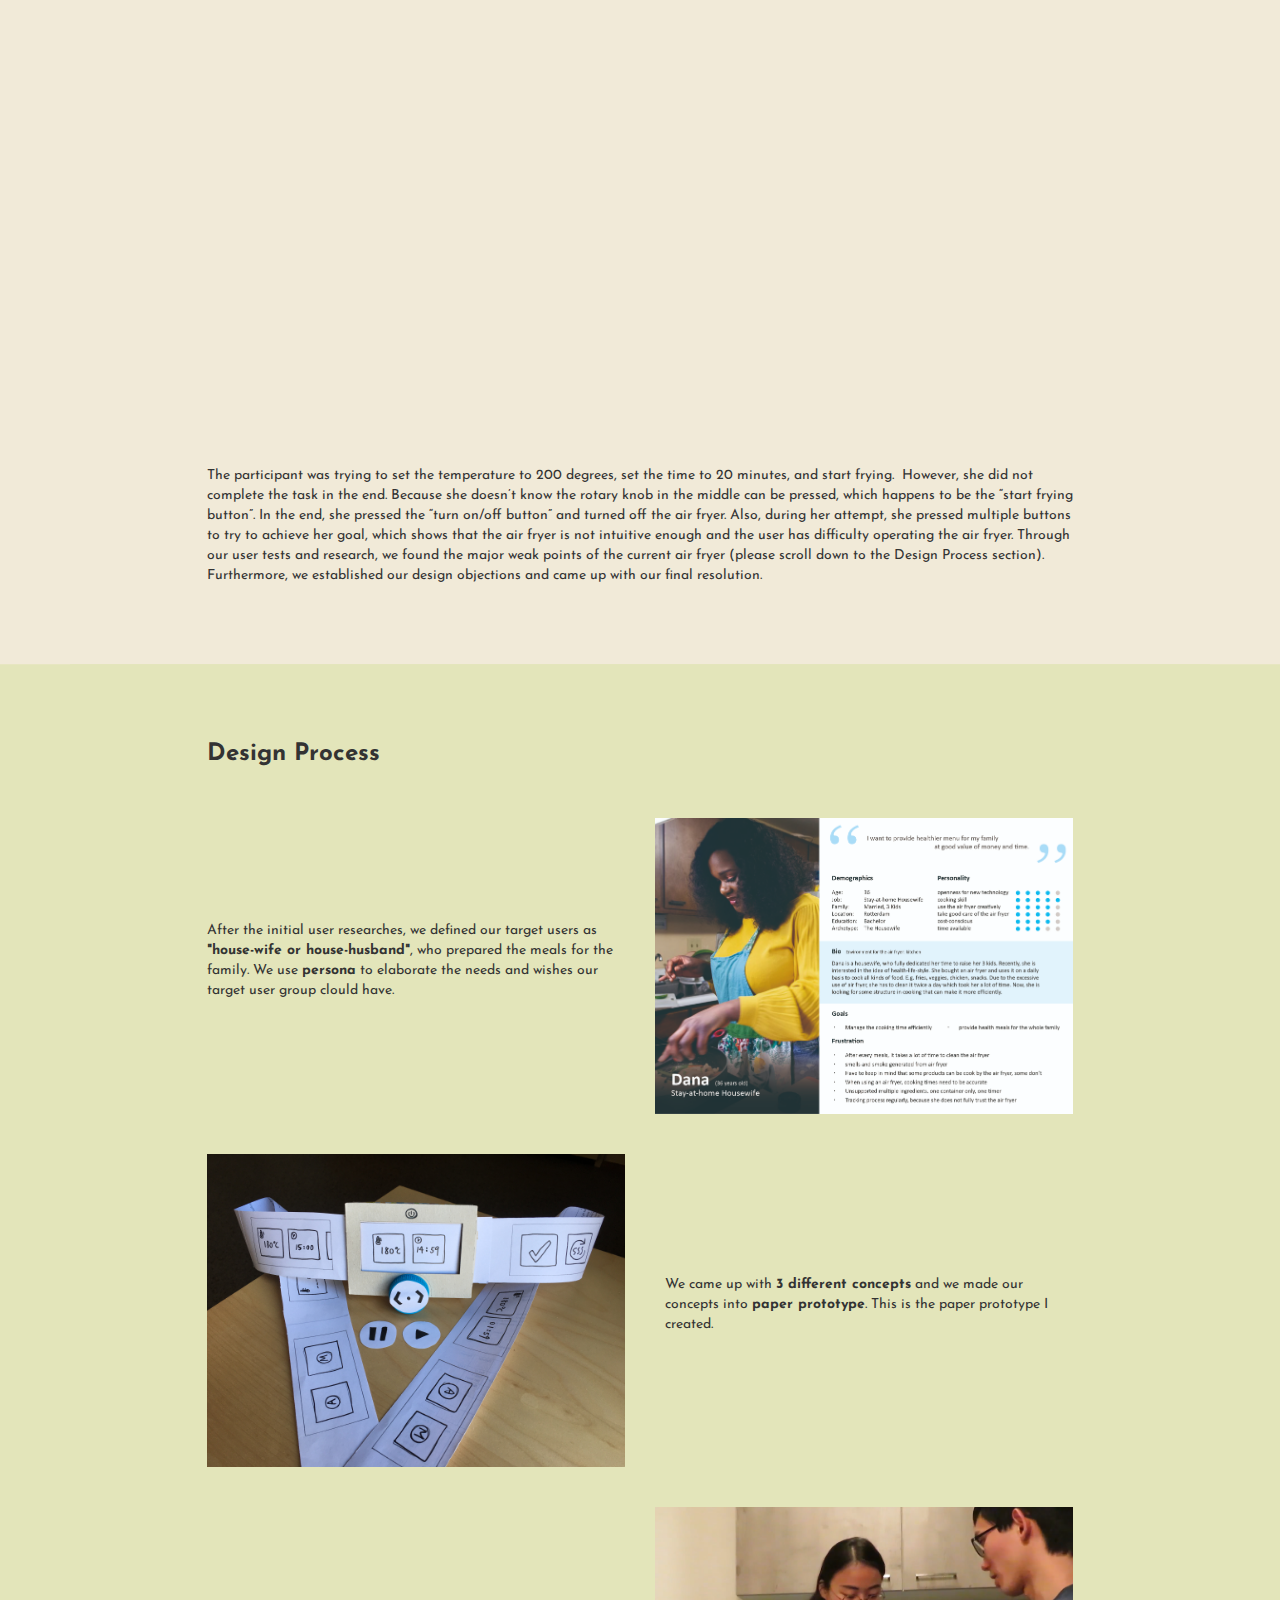
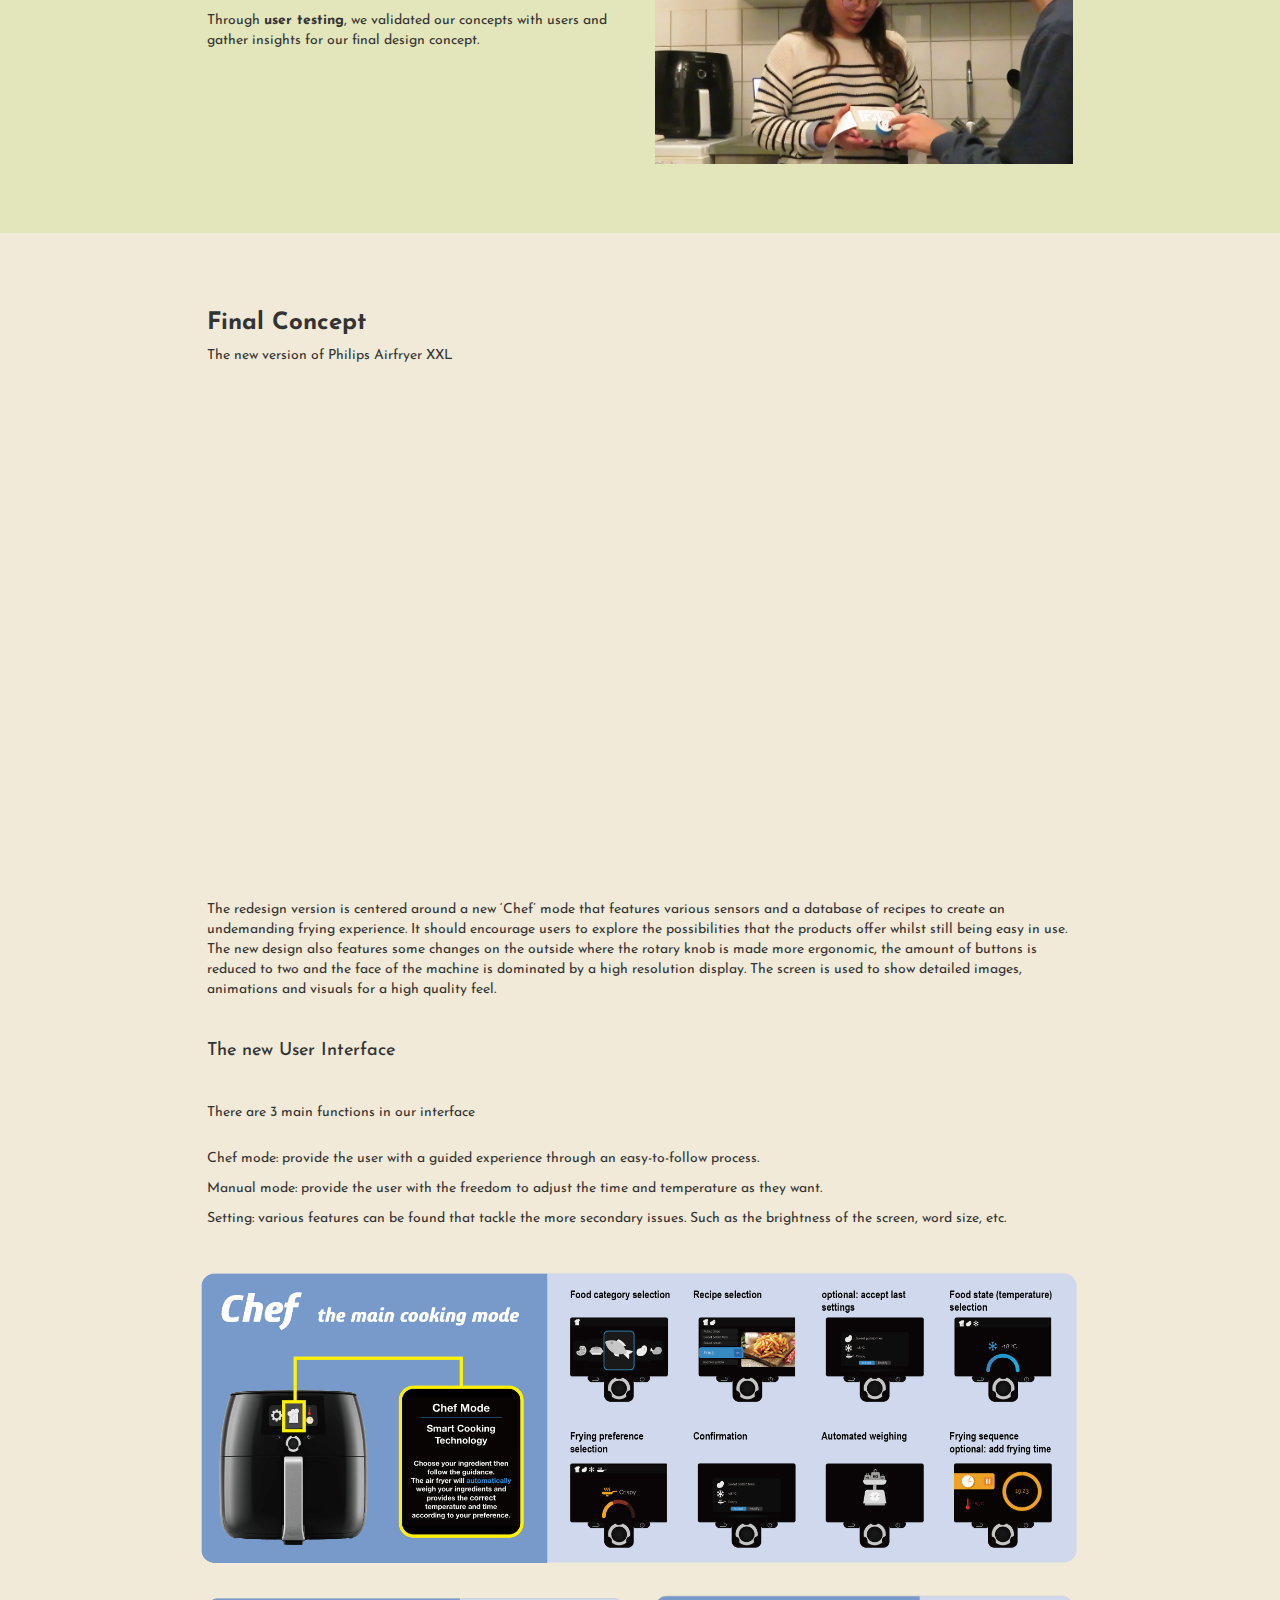
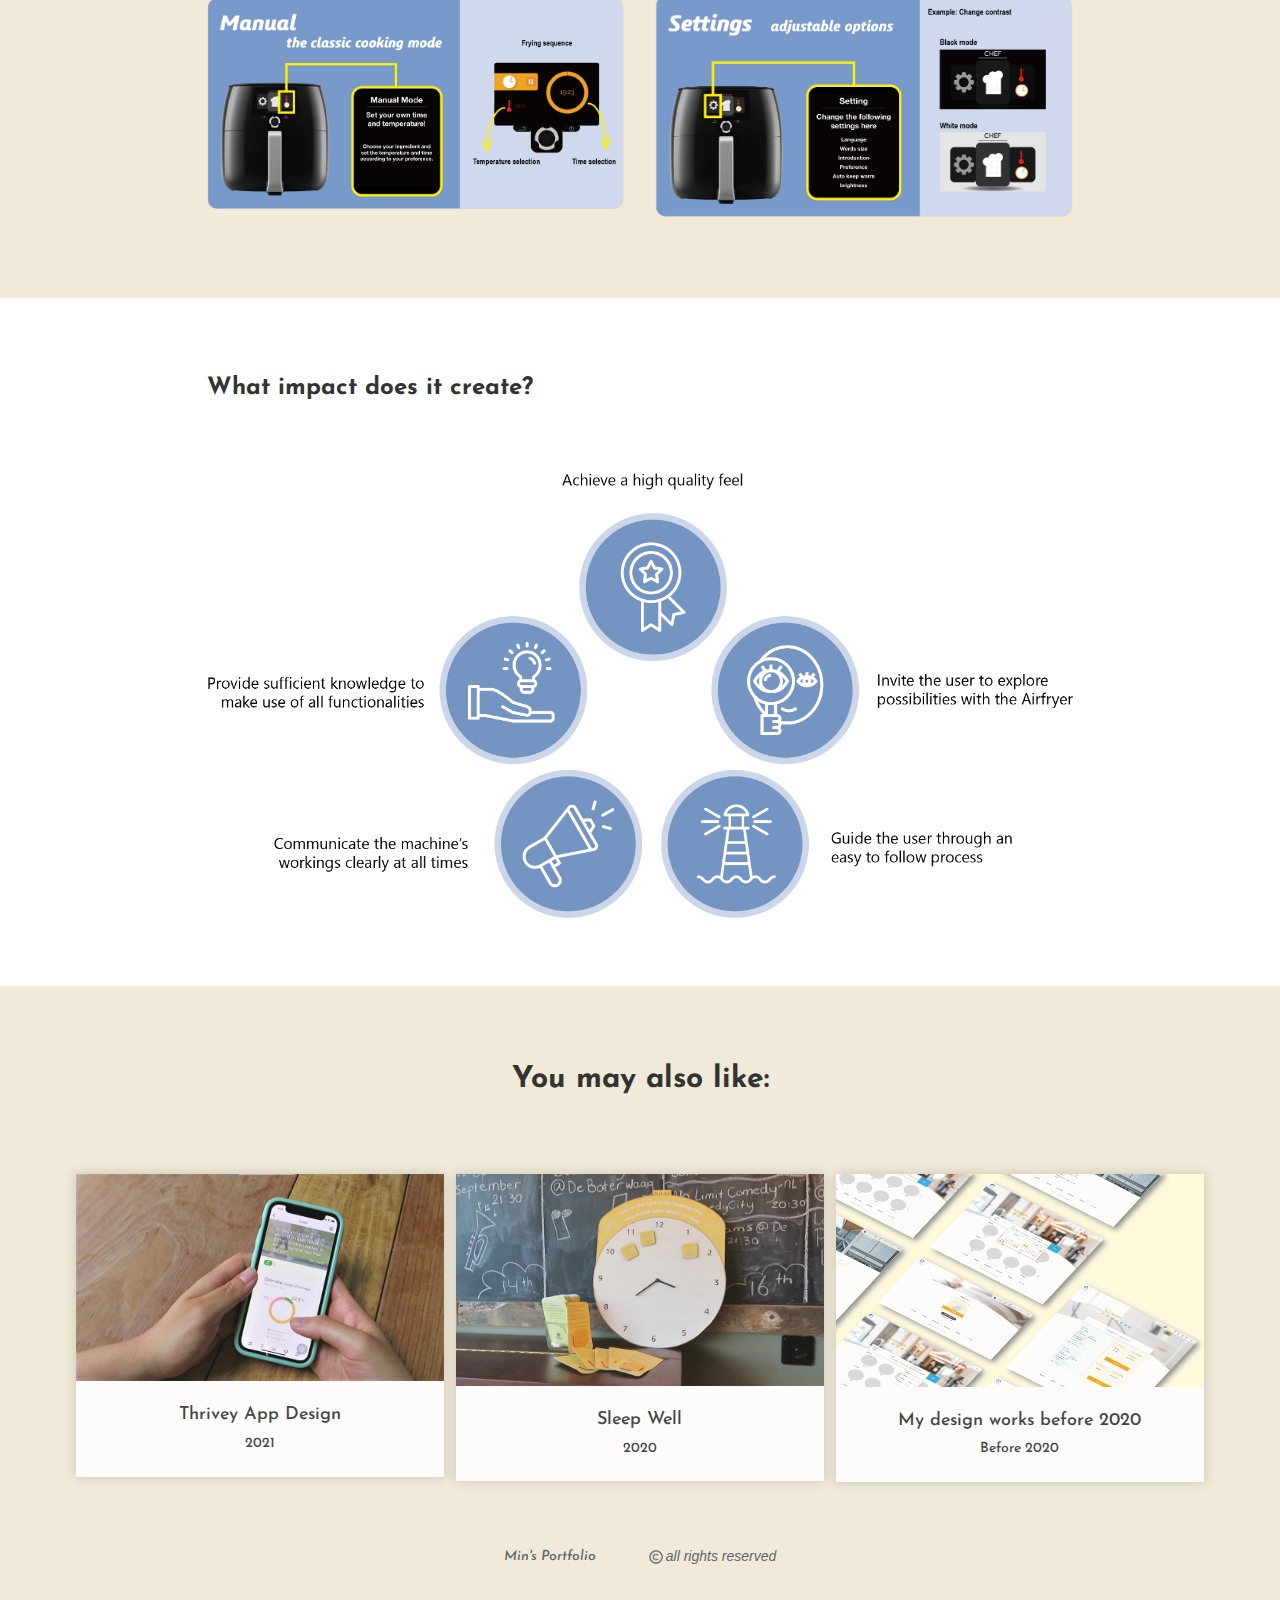
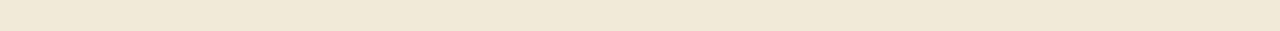
<file: PhilipsAirfryerRedesign.html>
<!DOCTYPE html>
<html lang="en">
  <head>
    <meta charset="utf-8">
    <meta http-equiv="X-UA-Compatible" content="IE=edge">
    <meta name="viewport" content="width=device-width, initial-scale=1">
    <!-- The above 3 meta tags *must* come first in the head; any other head content must come *after* these tags -->

    <!-- Google tag (gtag.js) -->
    <script async src="https://www.googletagmanager.com/gtag/js?id=G-GD04F9XKEZ"></script>
    <script>
      window.dataLayer = window.dataLayer || [];
      function gtag(){dataLayer.push(arguments);}
      gtag('js', new Date());

      gtag('config', 'G-GD04F9XKEZ');
    </script>

    
    <title> AirFryer </title>
    <link href="min-portfolio.css" rel="stylesheet" type="text/css">

    <!-- Favicon -->
    <link rel="apple-touch-icon" sizes="180x180" href="favicon/apple-touch-icon.png">
    <link rel="icon" type="image/png" sizes="32x32" href="favicon/favicon-32x32.png">
    <link rel="icon" type="image/png" sizes="16x16" href="favicon/favicon-16x16.png">
    <link rel="manifest" href="favicon/site.webmanifest">
    <link rel="mask-icon" href="favicon/safari-pinned-tab.svg" color="#6c595b">
    <meta name="msapplication-TileColor" content="#da532c">
    <meta name="theme-color" content="#ffffff">

    <!-- Google font: Josefin Sans -->
    <link rel="preconnect" href="https://fonts.googleapis.com">
    <link rel="preconnect" href="https://fonts.gstatic.com" crossorigin>
    <link href="https://fonts.googleapis.com/css2?family=Josefin+Sans:ital,wght@0,100;0,200;0,300;0,400;0,500;0,600;0,700;1,100;1,200;1,300;1,400;1,500;1,600;1,700&display=swap" rel="stylesheet">
    <style> @import url('https://fonts.googleapis.com/css2?family=Josefin+Sans:ital,wght@0,100;0,200;0,300;0,400;0,500;0,600;0,700;1,100;1,200;1,300;1,400;1,500;1,600;1,700&display=swap'); </style>

    <!-- Bootstrap -->
    <link rel="stylesheet" href="https://cdn.jsdelivr.net/npm/bootstrap@3.3.7/dist/css/bootstrap.min.css" integrity="sha384-BVYiiSIFeK1dGmJRAkycuHAHRg32OmUcww7on3RYdg4Va+PmSTsz/K68vbdEjh4u" crossorigin="anonymous">

    <!-- HTML5 shim and Respond.js for IE8 support of HTML5 elements and media queries -->
    <!-- WARNING: Respond.js doesn't work if you view the page via file:// -->
    <!--[if lt IE 9]>
      <script src="https://cdn.jsdelivr.net/npm/html5shiv@3.7.3/dist/html5shiv.min.js"></script>
      <script src="https://cdn.jsdelivr.net/npm/respond.js@1.4.2/dest/respond.min.js"></script>
    <![endif]-->
  </head>


  <body class="body">
    <!--Navbar-->
    <div class="navbar navbar-default navbar-fixed-top">
      <div class="container">
        <div class="navbar-header">
          <button type="button" class="navbar-toggle collapsed" data-toggle="collapse" data-target="#theNav" aria-expanded="false">
            <span class="sr-only">Toggle Navigation</span>
            <span class="icon-bar"></span>
            <span class="icon-bar"></span>
            <span class="icon-bar"></span>
          </button>
          <img alt="Brand-logo" src="resource/min-logo.png" class="img-responsive" width="50px" id="logo-nav">
          <!-- <a class="navbar-brand" href="index.html">
            <img alt="Brand-logo" src="resource/min-logo.png" class="img-responsive" width="40px" height="40px" id="logo-nav">
          </a> -->
        </div>
        <div class="collapse navbar-collapse" id="theNav">
          <ul class="nav navbar-nav navbar-right fontJosefinSans">
            <li ><a  href="index.html">Home</a></li>
            <li><a href="about.html">About</a></li>
            <li class="active"><a class="activeTab" href="work.html">Portfolio</a></li>
            <li ><a  href="contact.html">Contact</a></li>
          </ul>
        </div>
      </div>
    </div>

    <!-- Title -->
    <div class="container headerHome">
      <div class="text-center fontJosefinSans">
        <h1>Philips Airfryer UI redesign</h1>
        <br>
        <h4 id="funFact">MSc UXAD project | Design for Interaction, IDE, TU Delft</h4>
        <br><br>
        <h5 id="funFact">Project client: Philips</h5>
        <h5 id="funFact">Team members :  Min Chan / Mathijs Bodelier / Chia Ling Yeh / Steffan Roskam</h5>
        <br>
        <div>
          <img alt="Philips Airfryer" src="resource/works/Philips Airfryer UI design/Airfyer XXL.jpg" class="img-responsive center-block img-rounded">
        </div>
      </div>
    </div>


    <div class="container">
        

        <!-- Overview -->
        <div class=" fontJosefinSans blockPadding leftrightPadding whiteBackground full-bleed">
            <h3><b>Overview</b></h3>
            <p>The main goal of this project is to <b>redesign the Philips Airfryer XXL</b>. The mission focus on enhancing the interaction between user and product. An analysis of the current product in terms of interaction, user experience and usability has exposed vulnerabilities in the design and showed areas for improvement. This analysis has been followed by an <b>iterative design process with a high intensity of user testing</b> to work towards the final design resolution. The redesigned user interface of the product is <b>smooth, easy to use and provide an enjoyable experience</b>. The appearance will maintain the modern and high-end aesthetic standard that Philips stands for.</p>
        </div>

        <!-- Identify usability issue -->
        <div class=" fontJosefinSans blockPadding leftrightPadding">
            <h3><b>Identify usability issue with the original Airfryer</b></h3>
            <p>This is one short clip of many users researches we conducted. From the reactions of the user, we can identify the usability issues on the user interface of the Airfryer.</p>
            <br>
            <div class="embed-responsive embed-responsive-16by9">
              <iframe width="560" height="315" src="https://www.youtube-nocookie.com/embed/GiyIAW8H6N4" title="YouTube video player" frameborder="0" allow="accelerometer; autoplay; clipboard-write; encrypted-media; gyroscope; picture-in-picture; web-share" allowfullscreen></iframe>
              <!-- <iframe src="https://youtu.be/Ro1JkGHmsT4" width="640" height="360" frameboder="0"></iframe> -->
              <!-- <video width="640px" height="360px" controls="controls">
                <source src="20220602.mp4" type="video/mp4">
              </video> -->
            </div>
            <br>
            <p>The participant was trying to set the temperature to 200 degrees, set the time to 20 minutes, and start frying. 
                However, she did not complete the task in the end. Because she doesn’t know the rotary knob in the middle can be pressed, which happens to be the “start frying button”. In the end, she pressed the “turn on/off button” and turned off the air fryer. Also, during her attempt, she pressed multiple buttons to try to achieve her goal, which shows that the air fryer is not intuitive enough and the user has difficulty operating the air fryer.
                Through our user tests and research, we found the major weak points of the current air fryer (please scroll down to the Design Process section). Furthermore, we established our design objections and came up with our final resolution. </p>

        </div>
        

        <!-- Process -->
        <div class="fontJosefinSans blockPadding leftrightPadding greenBackground full-bleedGreen">
            <h3><b>Design Process</b></h3>

            
            <div class="row" id="rowWork">
                <div class="col-md-6 col-md-push-6 col-sm-6 col-xs-12" >
                  <img alt="Persona" src="resource/works/Philips Airfryer UI design/persona.jpg" class="img-responsive center-block">
                </div>
                <div class="col-md-6 col-md-pull-6 col-sm-6 col-xs-12">
                  <div>
                    <p class="textPadding">After the initial user researches, we defined our target users as <b>"house-wife or house-husband"</b>, who prepared the meals for the family. We use <b>persona</b> to elaborate the needs and wishes our target user group clould have.</p>
                  </div>
                </div>
            </div>
            <div class="row" id="rowAbout">
                <div class="col-md-6 col-sm-6 col-xs-12">
                  <img alt="paper prototype" src="resource/works/Philips Airfryer UI design/prototype.jpg" class="img-responsive center-block">
                </div>
                <div class="col-md-6 col-sm-6 col-xs-12">
                  <div id="rowAboutText">
                    <p class="textPadding">We came up with <b>3 different concepts</b> and we made our concepts into <b>paper prototype</b>. This is the paper prototype I created.</p>
                  </div>
                </div>
            </div>
            <div class="row" id="rowWork">
                <div class="col-md-6 col-md-push-6 col-sm-6 col-xs-12" >
                  <img alt="user testing" src="resource/works/Philips Airfryer UI design/user testing.png" class="img-responsive center-block">
                </div>
                <div class="col-md-6 col-md-pull-6 col-sm-6 col-xs-12">
                  <div>
                    <p class="textPadding">Through <b>user testing</b>, we validated our concepts with users and gather insights for our final design concept.</p>
                  </div>
                </div>
            </div>
            
            
        </div>


        <!-- Concept -->
        <div class=" fontJosefinSans blockPadding leftrightPadding">
          <h3><b>Final Concept</b></h3>
          <p>The new version of Philips Airfryer XXL</p>
          <br>
          <div class="embed-responsive embed-responsive-16by9">
            <iframe width="560" height="315" src="https://www.youtube-nocookie.com/embed/m7hiCLl_LwM" title="YouTube video player" frameborder="0" allow="accelerometer; autoplay; clipboard-write; encrypted-media; gyroscope; picture-in-picture; web-share" allowfullscreen></iframe>
          </div>
          <p class="textPadding">The redesign version is centered around a new ‘Chef’ mode that features various sensors and a database of recipes to create an undemanding frying experience. It should encourage users to explore the possibilities that the products offer whilst still being easy in use. The new design also features some changes on the outside where the rotary knob is made more ergonomic, the amount of buttons is reduced to two and the face of the machine is dominated by a high resolution display. The screen is used to show detailed images, animations and visuals for a high quality feel.</p>

          <h4 class="textPadding">The new User Interface</h4>
          <p class="textPadding">There are 3 main functions in our interface</p>
          <p>Chef mode: provide the user with a guided experience through an easy-to-follow process.</p>
          <p>Manual mode: provide the user with the freedom to adjust the time and temperature as they want.</p>
          <p>Setting: various features can be found that tackle the more secondary issues. Such as the brightness of the screen, word size, etc.</p>
          
          <div class="row">
            <div class="col-12-md">
              <img alt="Philips Airfryer" src="resource/works/Philips Airfryer UI design/chef mode.png" class="img-responsive center-block img-rounded">
            </div>
          </div>
          
          <div class="row">
            <div class="col-md-6">
              <img alt="Philips Airfryer" src="resource/works/Philips Airfryer UI design/manual.png" class="img-responsive center-block img-rounded">
            </div>
            <div class="col-md-6">
              <img alt="Philips Airfryer" src="resource/works/Philips Airfryer UI design/setting.png" class="img-responsive center-block img-rounded">
            </div>
          </div>


        </div>


        <!-- Impact -->
        <div class="fontJosefinSans blockPadding leftrightPadding whiteBackground full-bleed">
          <h3><b>What impact does it create?</b></h3>
          <img alt="impact" src="resource/works/Philips Airfryer UI design/impact.png" class="img-responsive center-block topPadding">
        </div>


        <!-- You may also like -->
        <h2 class="text-center fontJosefinSans blockPadding"><b>You may also like:</b></h2>

        <div class="responsive">
          <div class="gallery">
            <a href="GraduationProject.html">
              <img src="resource/works/Thrivey/Thrivey_cover.png" alt="Thrivey"  class="img-responsive center-block" >
            </a>
            <div class="desc fontJosefinSans">
              <h4>Thrivey App Design</h4>
              <h5>2021</h5>
            </div>
          </div>
        </div>
        <div class="responsive">
          <div class="gallery">
            <a href="SleepWell.html">
              <img src="resource/works/Sleep Well/SleepWell.jpg" alt="Sleep well"  class="img-responsive center-block" >
            </a>
            <div class="desc fontJosefinSans">
              <h4>Sleep Well</h4>
              <h5>2020</h5>
            </div>
          </div>
        </div>
        <div class="responsive">
          <div class="gallery">
            <a href="Before2020.html">
              <img src="resource/works/works before 2020/works before 2020.png" alt="before 2020"  class="img-responsive center-block" >
            </a>
            <div class="desc fontJosefinSans">
              <h4>My design works before 2020</h4>
              <h5>Before 2020</h5>
            </div>
          </div>
        </div>






        <!-- go to top button -->
        <div class="text-center">
          <button onclick="topFunction()" id="gototopBtn" title="Go to top">Back to Top</button>
        </div>

        <script>
          // Get the button
          let mybutton = document.getElementById("gototopBtn");
          
          // When the user scrolls down 20px from the top of the document, show the button
          window.onscroll = function() {scrollFunction()};
          
          function scrollFunction() {
            if (document.body.scrollTop > 20 || document.documentElement.scrollTop > 20) {
              mybutton.style.display = "block";
            } else {
              mybutton.style.display = "none";
            }
          }
          
          // When the user clicks on the button, scroll to the top of the document
          function topFunction() {
            document.body.scrollTop = 0;
            document.documentElement.scrollTop = 0;
          }
          </script>


    </div>


    

    

    <div class="container">
      <div class="footer">
        <div id="copyRight"><h5 class="fontJosefinSans"><i>Min's Portfolio</i></h5><img class="copyright" src="resource/copyright.png" alt="copyright icon" height="20px"> <h5><i>all rights reserved</i></h5></div>
      </div>
    </div>


    <!-- Lesson 7.70
    <div class="container">
        <h1 class="text-center">This Year's Video</h1>
        <h3 class="fontJosefinSans">dsdsdsdsdsdsdsdsdsds djnkofhewohfewohushligur8wgrjklajghf8suht4jtWWW</h3>
        <div class="embed-responsive embed-responsive-16by9">
          <iframe src="20220602.mp4" width="640" height="360" frameboder="0"></iframe>
          <!-- <video width="640px" height="360px" controls="controls">
            <source src="20220602.mp4" type="video/mp4">
          </video> -->
        </div>
    </div>




    <!-- jQuery (necessary for Bootstrap's JavaScript plugins) -->
    <script src="https://ajax.googleapis.com/ajax/libs/jquery/1.12.4/jquery.min.js"></script>
    <!-- Include all compiled plugins (below), or include individual files as needed -->
    <script src="https://cdn.jsdelivr.net/npm/bootstrap@3.3.7/dist/js/bootstrap.min.js" integrity="sha384-Tc5IQib027qvyjSMfHjOMaLkfuWVxZxUPnCJA7l2mCWNIpG9mGCD8wGNIcPD7Txa" crossorigin="anonymous"></script>
  </body>
</html>
</file>
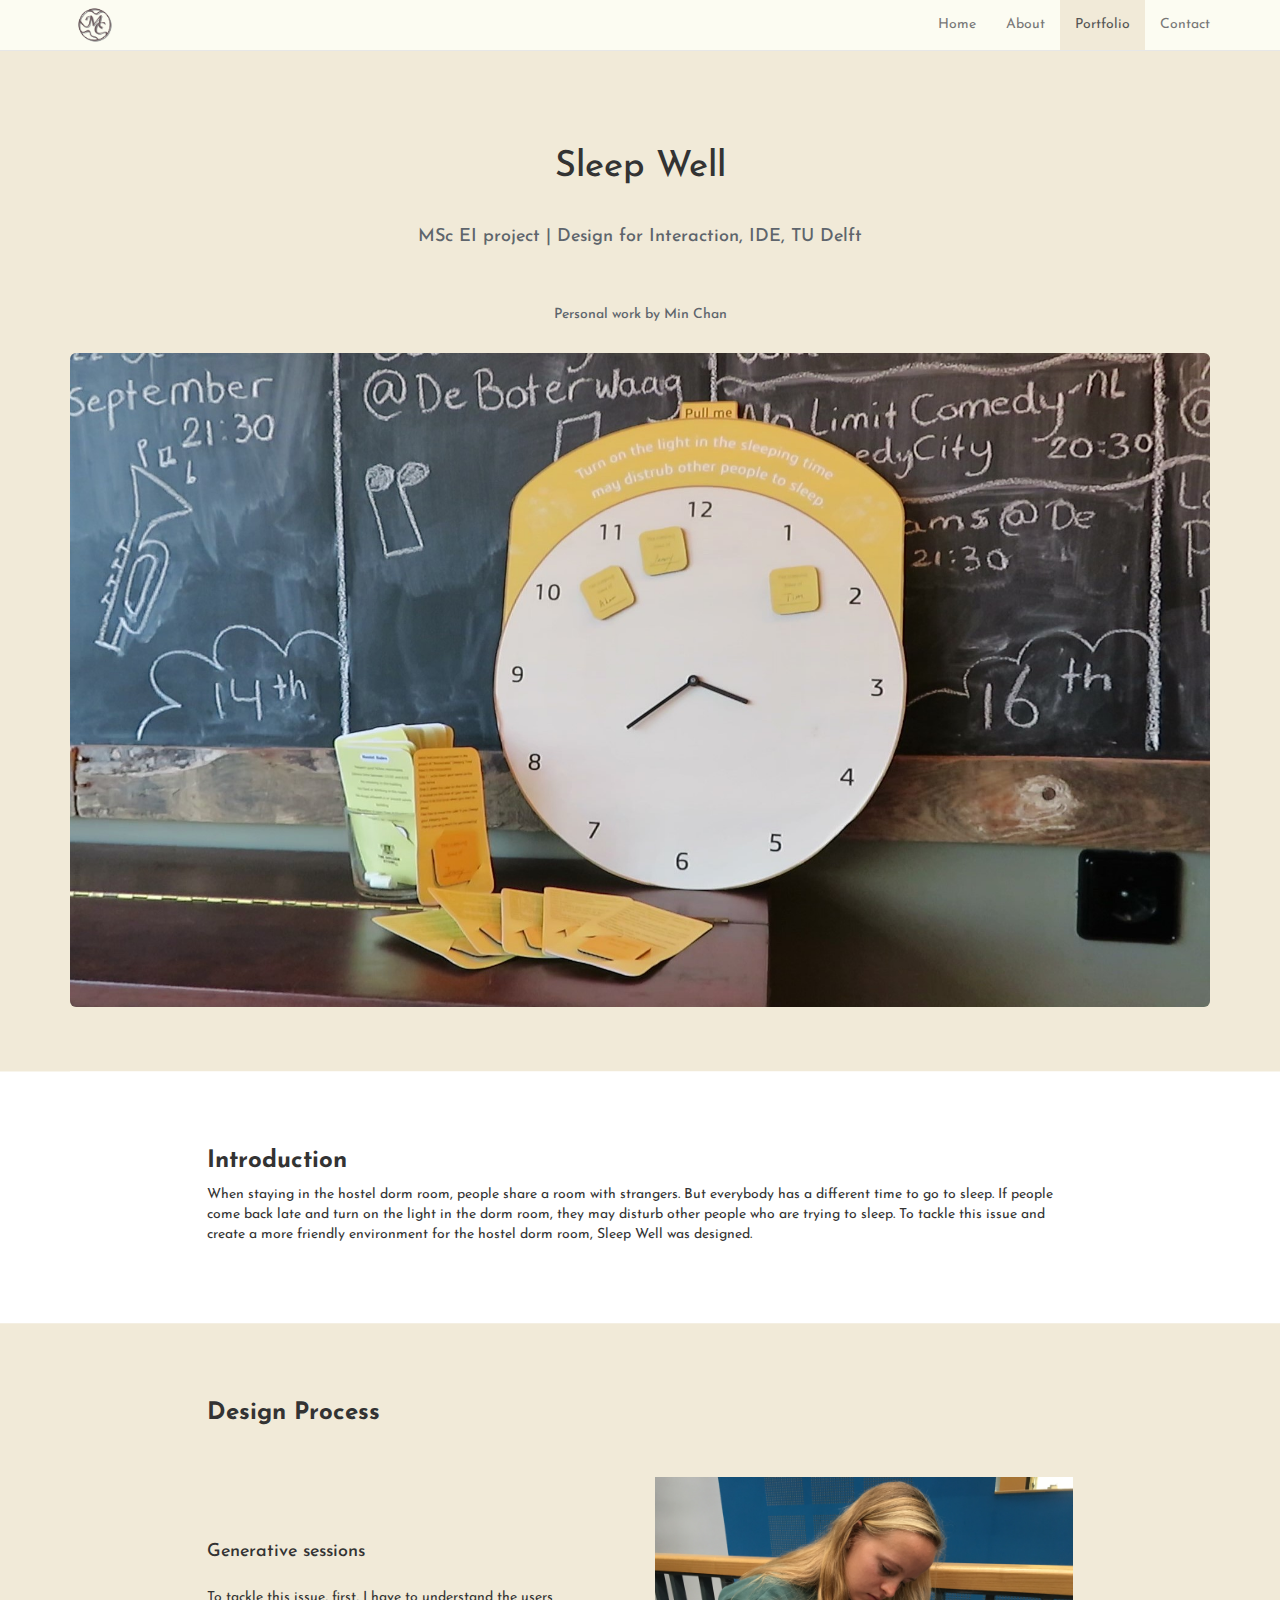
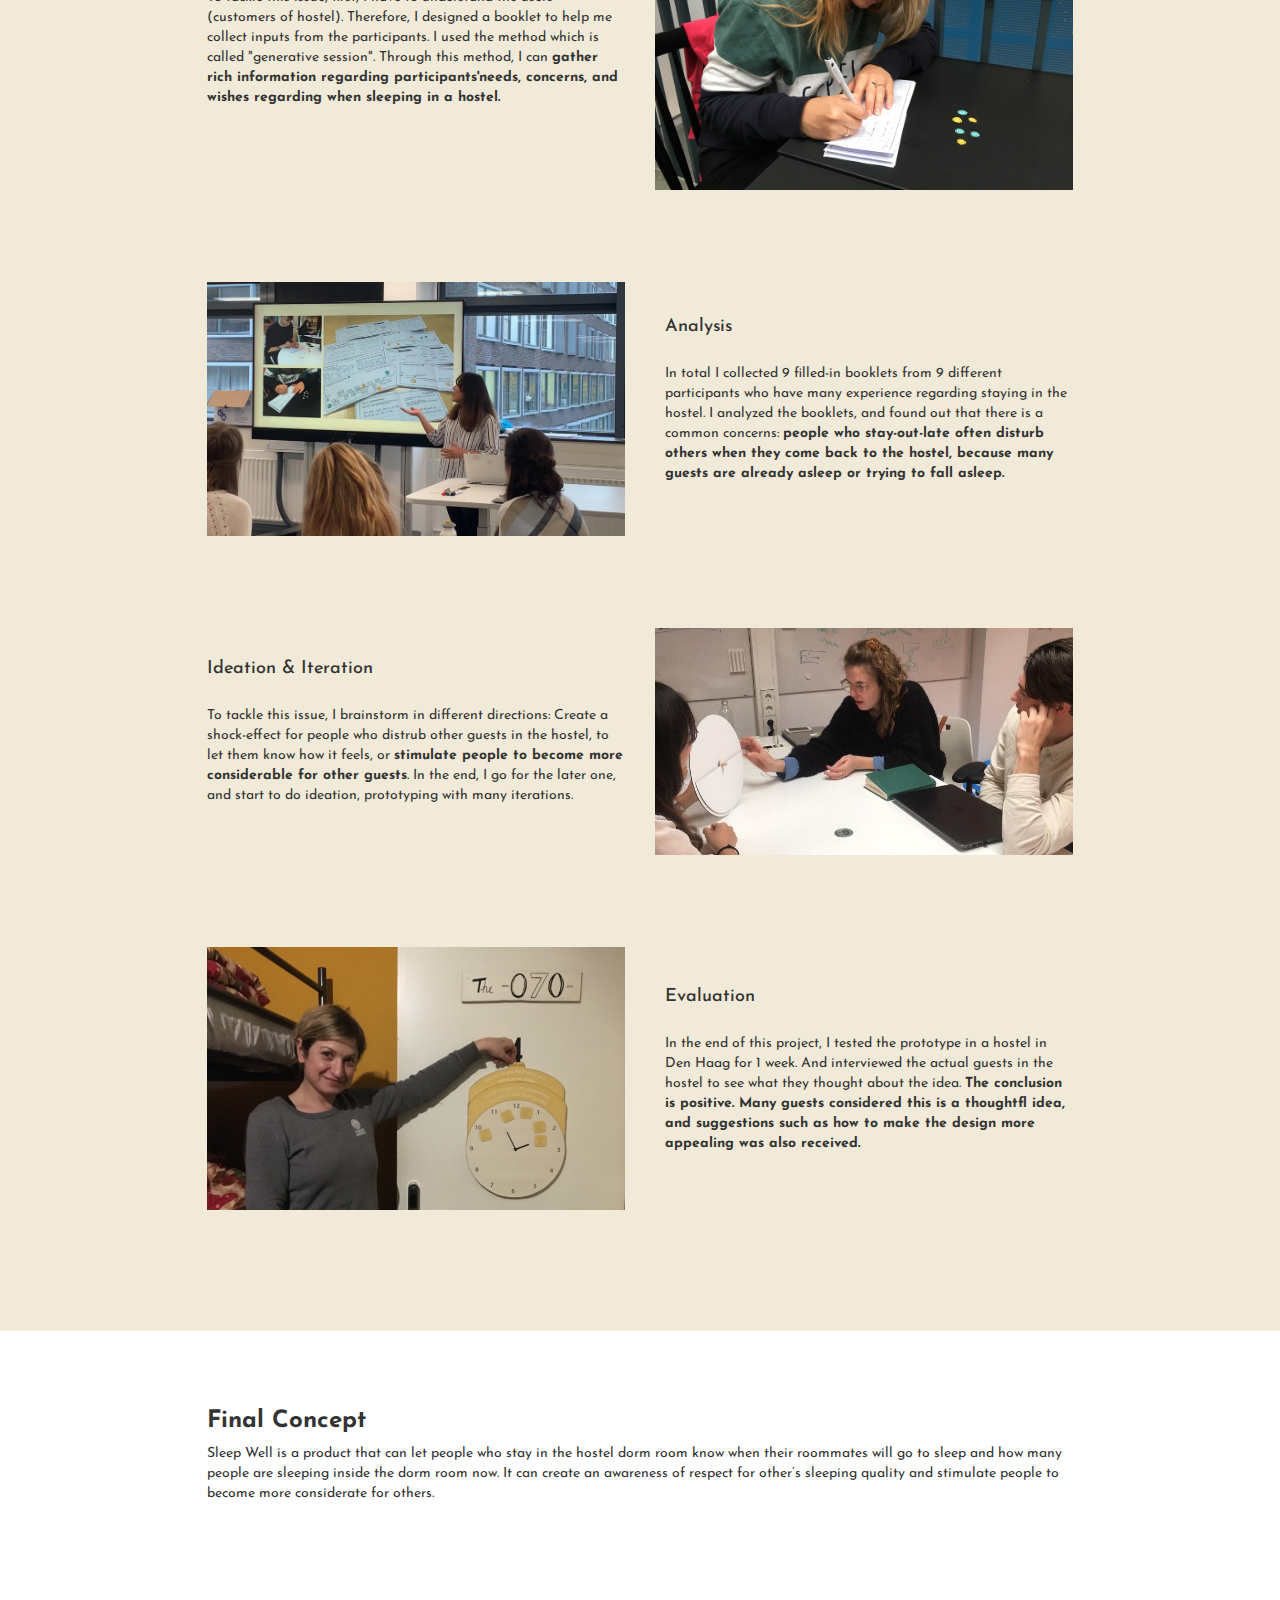
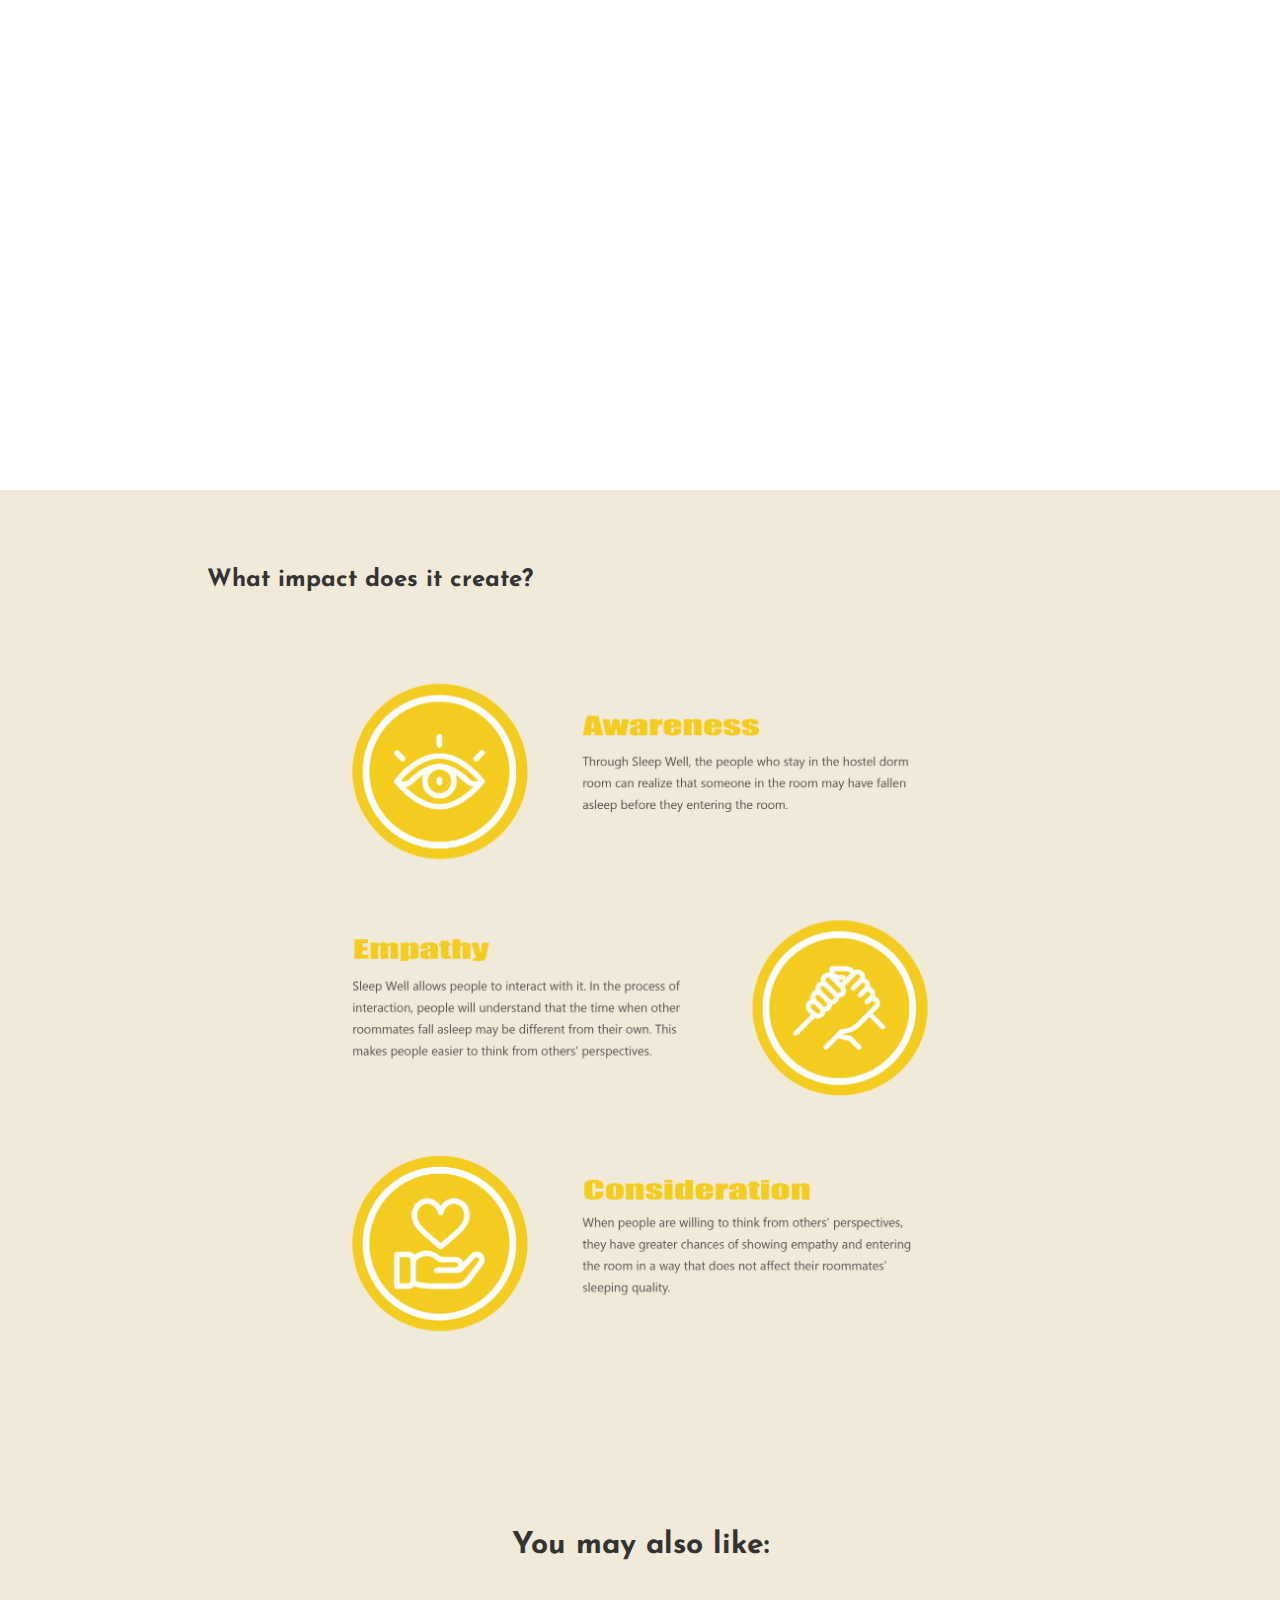
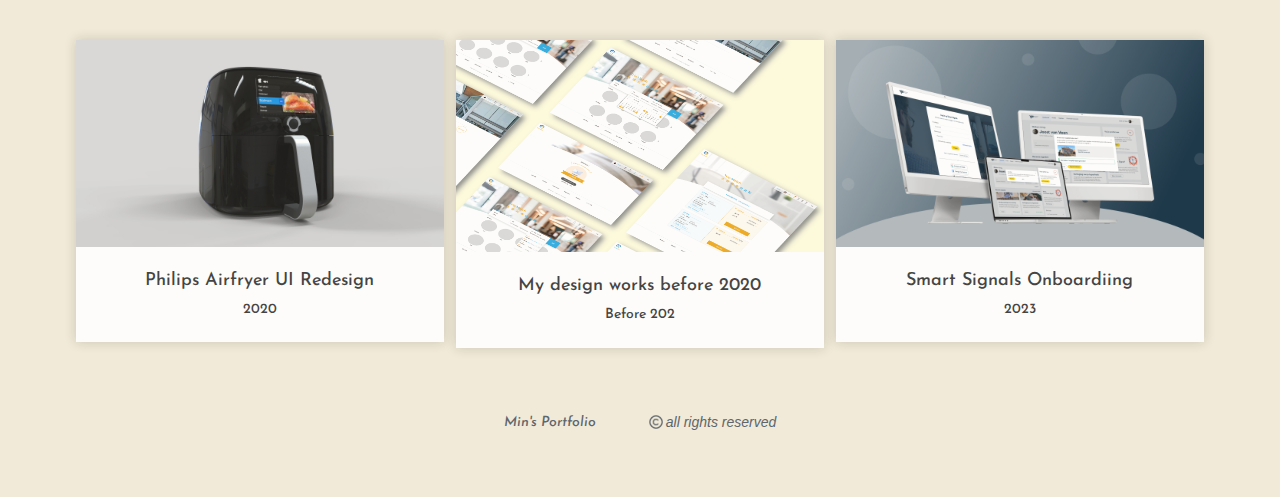
<file: SleepWell.html>
<!DOCTYPE html>
<html lang="en">
  <head>
    <meta charset="utf-8">
    <meta http-equiv="X-UA-Compatible" content="IE=edge">
    <meta name="viewport" content="width=device-width, initial-scale=1">
    <!-- The above 3 meta tags *must* come first in the head; any other head content must come *after* these tags -->

    <!-- Google tag (gtag.js) -->
    <script async src="https://www.googletagmanager.com/gtag/js?id=G-GD04F9XKEZ"></script>
    <script>
      window.dataLayer = window.dataLayer || [];
      function gtag(){dataLayer.push(arguments);}
      gtag('js', new Date());

      gtag('config', 'G-GD04F9XKEZ');
    </script>

    
    <title> SleepWell </title>
    <link href="min-portfolio.css" rel="stylesheet" type="text/css">

    <!-- Favicon -->
    <link rel="apple-touch-icon" sizes="180x180" href="favicon/apple-touch-icon.png">
    <link rel="icon" type="image/png" sizes="32x32" href="favicon/favicon-32x32.png">
    <link rel="icon" type="image/png" sizes="16x16" href="favicon/favicon-16x16.png">
    <link rel="manifest" href="favicon/site.webmanifest">
    <link rel="mask-icon" href="favicon/safari-pinned-tab.svg" color="#6c595b">
    <meta name="msapplication-TileColor" content="#da532c">
    <meta name="theme-color" content="#ffffff">

    <!-- Google font: Josefin Sans -->
    <link rel="preconnect" href="https://fonts.googleapis.com">
    <link rel="preconnect" href="https://fonts.gstatic.com" crossorigin>
    <link href="https://fonts.googleapis.com/css2?family=Josefin+Sans:ital,wght@0,100;0,200;0,300;0,400;0,500;0,600;0,700;1,100;1,200;1,300;1,400;1,500;1,600;1,700&display=swap" rel="stylesheet">
    <style> @import url('https://fonts.googleapis.com/css2?family=Josefin+Sans:ital,wght@0,100;0,200;0,300;0,400;0,500;0,600;0,700;1,100;1,200;1,300;1,400;1,500;1,600;1,700&display=swap'); </style>

    <!-- Bootstrap -->
    <link rel="stylesheet" href="https://cdn.jsdelivr.net/npm/bootstrap@3.3.7/dist/css/bootstrap.min.css" integrity="sha384-BVYiiSIFeK1dGmJRAkycuHAHRg32OmUcww7on3RYdg4Va+PmSTsz/K68vbdEjh4u" crossorigin="anonymous">

    <!-- HTML5 shim and Respond.js for IE8 support of HTML5 elements and media queries -->
    <!-- WARNING: Respond.js doesn't work if you view the page via file:// -->
    <!--[if lt IE 9]>
      <script src="https://cdn.jsdelivr.net/npm/html5shiv@3.7.3/dist/html5shiv.min.js"></script>
      <script src="https://cdn.jsdelivr.net/npm/respond.js@1.4.2/dest/respond.min.js"></script>
    <![endif]-->
  </head>


  <body class="body">
    <!--Navbar-->
    <div class="navbar navbar-default navbar-fixed-top">
      <div class="container">
        <div class="navbar-header">
          <button type="button" class="navbar-toggle collapsed" data-toggle="collapse" data-target="#theNav" aria-expanded="false">
            <span class="sr-only">Toggle Navigation</span>
            <span class="icon-bar"></span>
            <span class="icon-bar"></span>
            <span class="icon-bar"></span>
          </button>
          <img alt="Brand-logo" src="resource/min-logo.png" class="img-responsive" width="50px" id="logo-nav">
          <!-- <a class="navbar-brand" href="index.html">
            <img alt="Brand-logo" src="resource/min-logo.png" class="img-responsive" width="40px" height="40px" id="logo-nav">
          </a> -->
        </div>
        <div class="collapse navbar-collapse" id="theNav">
          <ul class="nav navbar-nav navbar-right fontJosefinSans">
            <li ><a  href="index.html">Home</a></li>
            <li><a href="about.html">About</a></li>
            <li class="active"><a class="activeTab" href="work.html">Portfolio</a></li>
            <li ><a  href="contact.html">Contact</a></li>
          </ul>
        </div>
      </div>
    </div>

    <!-- Title -->
    <div class="container headerHome">
      <div class="text-center fontJosefinSans">
        <h1>Sleep Well</h1>
        <br>
        <h4 id="funFact">MSc EI project | Design for Interaction, IDE, TU Delft</h4>
        <br><br>
        <!-- <h5 id="funFact">Project client: Philips</h5> -->
        <h5 id="funFact">Personal work by Min Chan</h5>
        <br>
        <div>
          <img alt="Sleep Well" src="resource/works/Sleep Well/SleepWell.jpg" class="img-responsive center-block img-rounded">
        </div>
      </div>
    </div>


    <div class="container">
        

        <!-- Introduction -->
        <div class="fontJosefinSans blockPadding leftrightPadding whiteBackground full-bleed">
            <h3> <b>Introduction</b></h3>
            <p>When staying in the hostel dorm room, people share a room with strangers. But everybody has a different time to go to sleep. If people come back late and turn on the light in the dorm room, they may disturb other people who are trying to sleep. To tackle this issue and create a more friendly environment for the hostel dorm room, Sleep Well was designed. </p>
        </div>

        
        

        <!-- Process -->
        <div class="fontJosefinSans blockPadding leftrightPadding">
            <h3><b>Design Process</b></h3>

            
            <div class="row blockPadding" id="rowWork">
                <div class="col-md-6 col-md-push-6 col-sm-6 col-xs-12" >
                  <img alt="generative sessions" src="resource/works/Sleep Well/IMG_9175.JPG" class="img-responsive center-block">
                </div>
                <div class="col-md-6 col-md-pull-6 col-sm-6 col-xs-12">
                  <div>
                    <h4>Generative sessions</h4>
                    <p class="textPadding">To tackle this issue, first, I have to understand the users (customers of hostel). Therefore, I designed a booklet to help me collect inputs from the participants. I used the method which is called "generative session". Through this method, I can <b>gather rich information regarding participants'needs, concerns, and wishes regarding when sleeping in a hostel.</b></p>
                  </div>
                </div>
            </div>
            <div class="row blockPadding" id="rowAbout">
                <div class="col-md-6 col-sm-6 col-xs-12">
                  <img alt="Analyze generative sessions" src="resource/works/Sleep Well/generative session.jpg" class="img-responsive center-block">
                </div>
                <div class="col-md-6 col-sm-6 col-xs-12">
                  <div id="rowAboutText">
                    <h4>Analysis</h4>
                    <p class="textPadding">In total I collected 9 filled-in booklets from 9 different participants who have many experience regarding staying in the hostel. I analyzed the booklets, and found out that there is a common concerns: <b>people who stay-out-late often disturb others when they come back to the hostel, because many guests are already asleep or trying to fall asleep.</b></p>
                  </div>
                </div>
            </div>
            <div class="row blockPadding" id="rowWork">
                <div class="col-md-6 col-md-push-6 col-sm-6 col-xs-12" >
                  <img alt="ideation" src="resource/works/Sleep Well/iteration.jpg" class="img-responsive center-block">
                </div>
                <div class="col-md-6 col-md-pull-6 col-sm-6 col-xs-12">
                  <div>
                    <h4>Ideation & Iteration</h4>
                    <p class="textPadding">To tackle this issue, I brainstorm in different directions: Create a shock-effect for people who distrub other guests in the hostel, to let them know how it feels, or <b>stimulate people to become more considerable for other guests</b>. In the end, I go for the later one, and start to do ideation, prototyping with many iterations. </p>
                  </div>
                </div>
            </div>
            <div class="row blockPadding" id="rowAbout">
                <div class="col-md-6 col-sm-6 col-xs-12">
                  <img alt="evaluations" src="resource/works/Sleep Well/evaluation.JPG" class="img-responsive center-block">
                </div>
                <div class="col-md-6 col-sm-6 col-xs-12">
                  <div id="rowAboutText">
                    <h4>Evaluation</h4>
                    <p class="textPadding">In the end of this project, I tested the prototype in a hostel in Den Haag for 1 week. And interviewed the actual guests in the hostel to see what they thought about the idea. <b>The conclusion is positive. Many guests considered this is a thoughtfl idea, and suggestions such as how to make the design more appealing was also received.</b> </p>
                  </div>
                </div>
            </div>
            
            
        </div>


        <!-- Concept -->
        <div class="fontJosefinSans blockPadding leftrightPadding whiteBackground full-bleed">
          <h3><b>Final Concept</b></h3>
          <p>Sleep Well is a product that can let people who stay in the hostel dorm room know when their roommates will go to sleep and how many people are sleeping inside the dorm room now. It can create an awareness of respect for other’s sleeping quality and stimulate people to become more considerate for others.</p>
          <br>
          <div class="embed-responsive embed-responsive-16by9">
            <iframe width="560" height="315" src="https://www.youtube-nocookie.com/embed/sIwHN2its_c" title="YouTube video player" frameborder="0" allow="accelerometer; autoplay; clipboard-write; encrypted-media; gyroscope; picture-in-picture; web-share" allowfullscreen></iframe>
          </div>
          


        </div>


        <!-- Impact -->
        <div class="fontJosefinSans blockPadding leftrightPadding">
          <h3><b>What impact does it create?</b></h3>
          <img alt="impact" src="resource/works/Sleep Well/impact.png" class="img-responsive center-block topPadding">
        </div>


        <!-- You may also like -->
        <h2 class="text-center fontJosefinSans blockPadding"><b>You may also like:</b></h2>

        <div class="responsive">
          <div class="gallery">
            <a href="PhilipsAirfryerRedesign.html">
              <img src="resource/works/Philips Airfryer UI design/Airfyer XXL.jpg" alt="Philips Airfryer"  class="img-responsive center-block" >
            </a>
            <div class="desc fontJosefinSans">
              <h4>Philips Airfryer UI Redesign</h4>
              <h5>2020</h5>
            </div>
          </div>
        </div>
        <div class="responsive">
          <div class="gallery">
            <a href="Before2020.html">
              <img src="resource/works/works before 2020/works before 2020.png" alt="before 2020"  class="img-responsive center-block" >
            </a>
            <div class="desc fontJosefinSans">
              <h4>My design works before 2020</h4>
              <h5>Before 202</h5>
            </div>
          </div>
        </div>
        <div class="responsive">
          <div class="gallery">
            <a href="SSonboarding.html">
              <img src="resource/works/SS onboarding/cover.png" alt="Smart Signals"  class="img-responsive center-block" >
            </a>
            <div class="desc fontJosefinSans">
              <h4>Smart Signals Onboardiing</h4>
              <h5>2023</h5>
            </div>
          </div>
        </div>






        <!-- go to top button -->
        <div class="text-center">
          <button onclick="topFunction()" id="gototopBtn" title="Go to top">Back to Top</button>
        </div>

        <script>
          // Get the button
          let mybutton = document.getElementById("gototopBtn");
          
          // When the user scrolls down 20px from the top of the document, show the button
          window.onscroll = function() {scrollFunction()};
          
          function scrollFunction() {
            if (document.body.scrollTop > 20 || document.documentElement.scrollTop > 20) {
              mybutton.style.display = "block";
            } else {
              mybutton.style.display = "none";
            }
          }
          
          // When the user clicks on the button, scroll to the top of the document
          function topFunction() {
            document.body.scrollTop = 0;
            document.documentElement.scrollTop = 0;
          }
          </script>


    </div>


    

    

    <div class="container">
      <div class="footer">
        <div id="copyRight"><h5 class="fontJosefinSans"><i>Min's Portfolio</i></h5><img class="copyright" src="resource/copyright.png" alt="copyright icon" height="20px"> <h5><i>all rights reserved</i></h5></div>
      </div>
    </div>


    <!-- Lesson 7.70
    <div class="container">
        <h1 class="text-center">This Year's Video</h1>
        <h3 class="fontJosefinSans">dsdsdsdsdsdsdsdsdsds djnkofhewohfewohushligur8wgrjklajghf8suht4jtWWW</h3>
        <div class="embed-responsive embed-responsive-16by9">
          <iframe src="20220602.mp4" width="640" height="360" frameboder="0"></iframe>
          <!-- <video width="640px" height="360px" controls="controls">
            <source src="20220602.mp4" type="video/mp4">
          </video> -->
        </div>
    </div>




    <!-- jQuery (necessary for Bootstrap's JavaScript plugins) -->
    <script src="https://ajax.googleapis.com/ajax/libs/jquery/1.12.4/jquery.min.js"></script>
    <!-- Include all compiled plugins (below), or include individual files as needed -->
    <script src="https://cdn.jsdelivr.net/npm/bootstrap@3.3.7/dist/js/bootstrap.min.js" integrity="sha384-Tc5IQib027qvyjSMfHjOMaLkfuWVxZxUPnCJA7l2mCWNIpG9mGCD8wGNIcPD7Txa" crossorigin="anonymous"></script>
  </body>
</html>
</file>
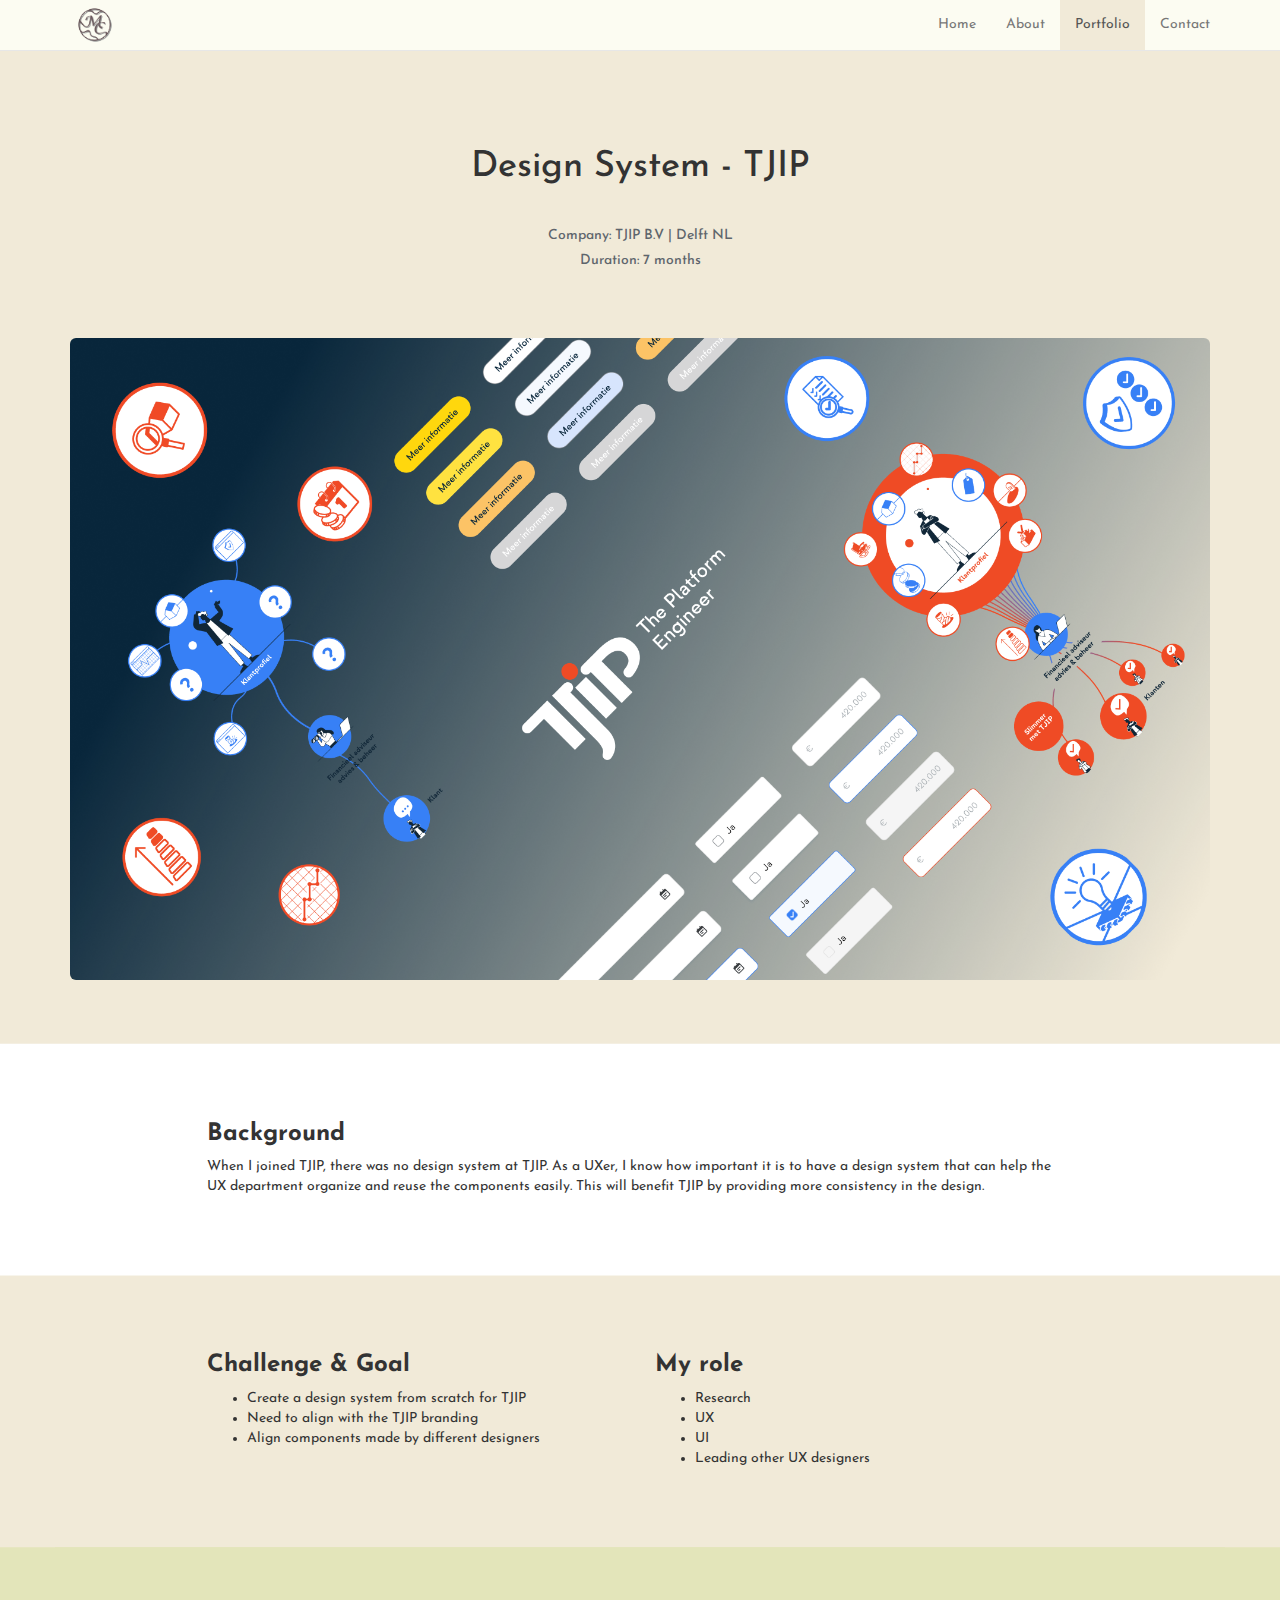
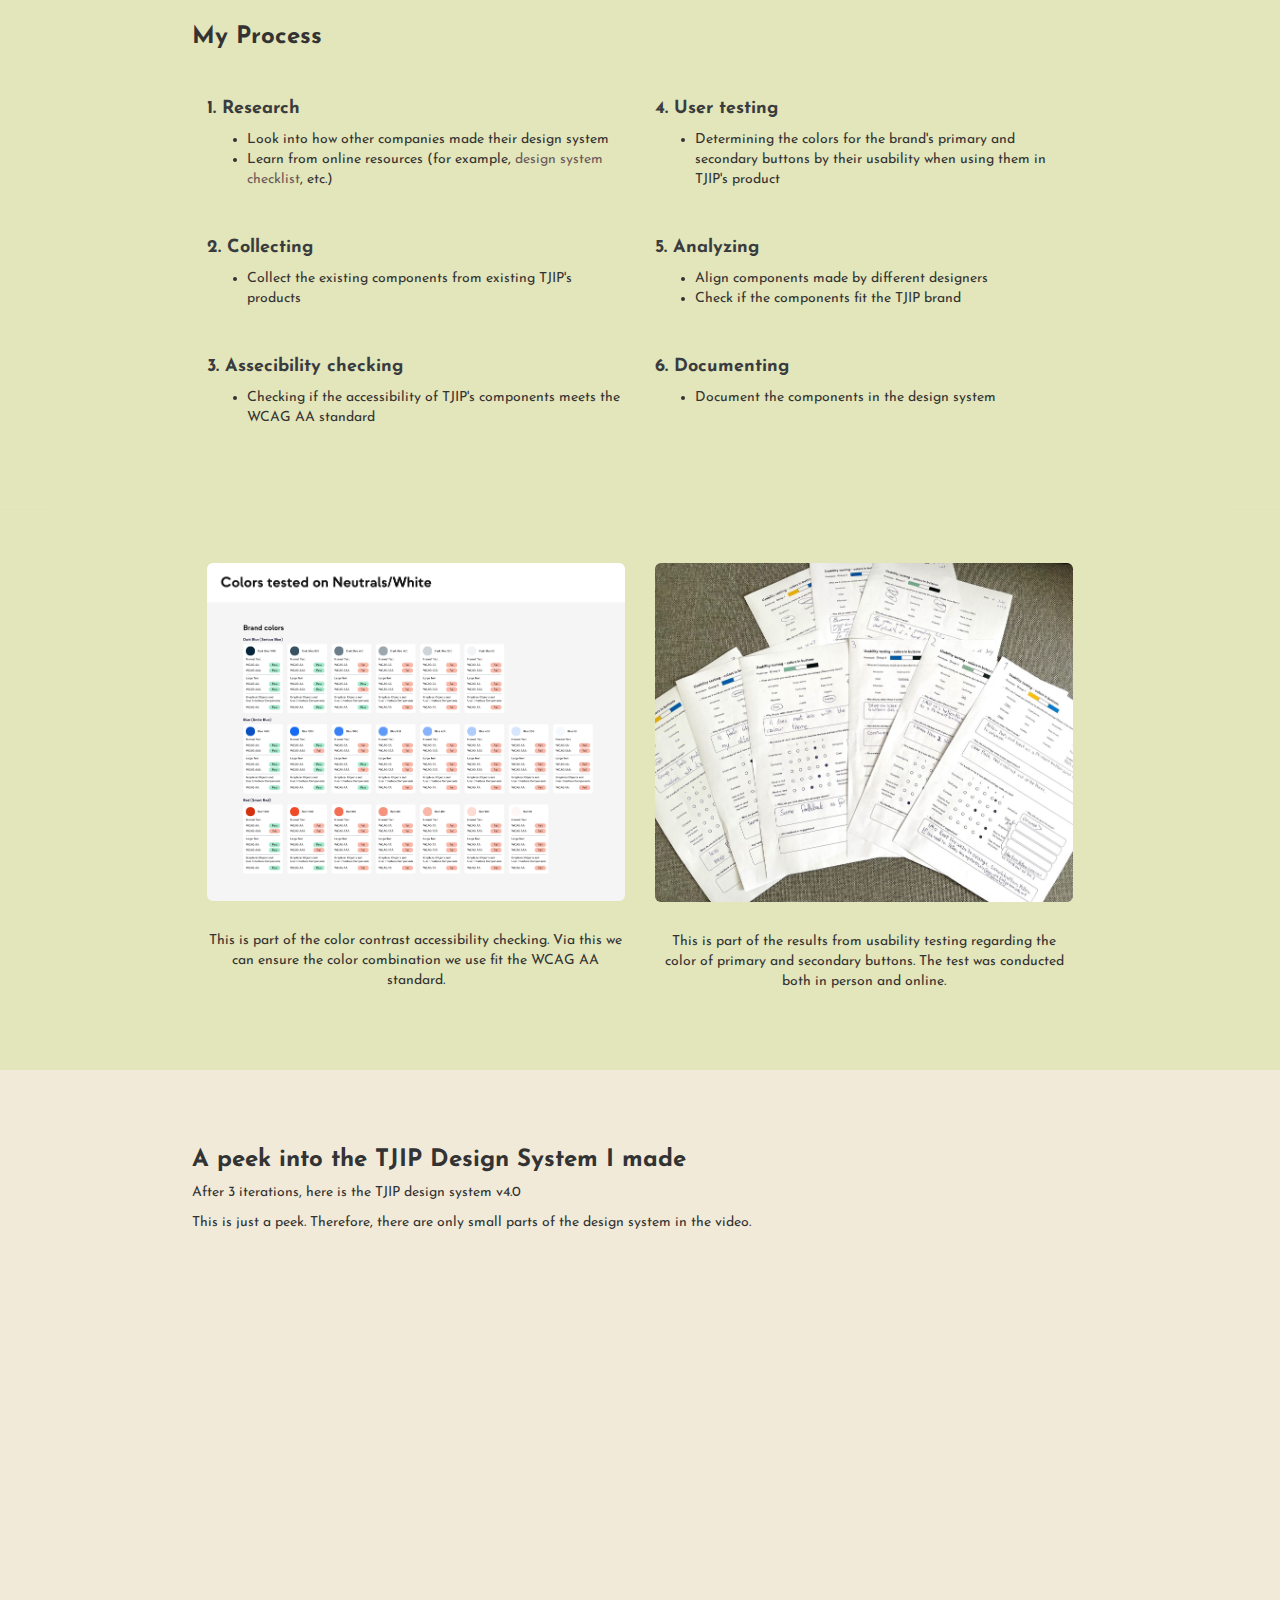
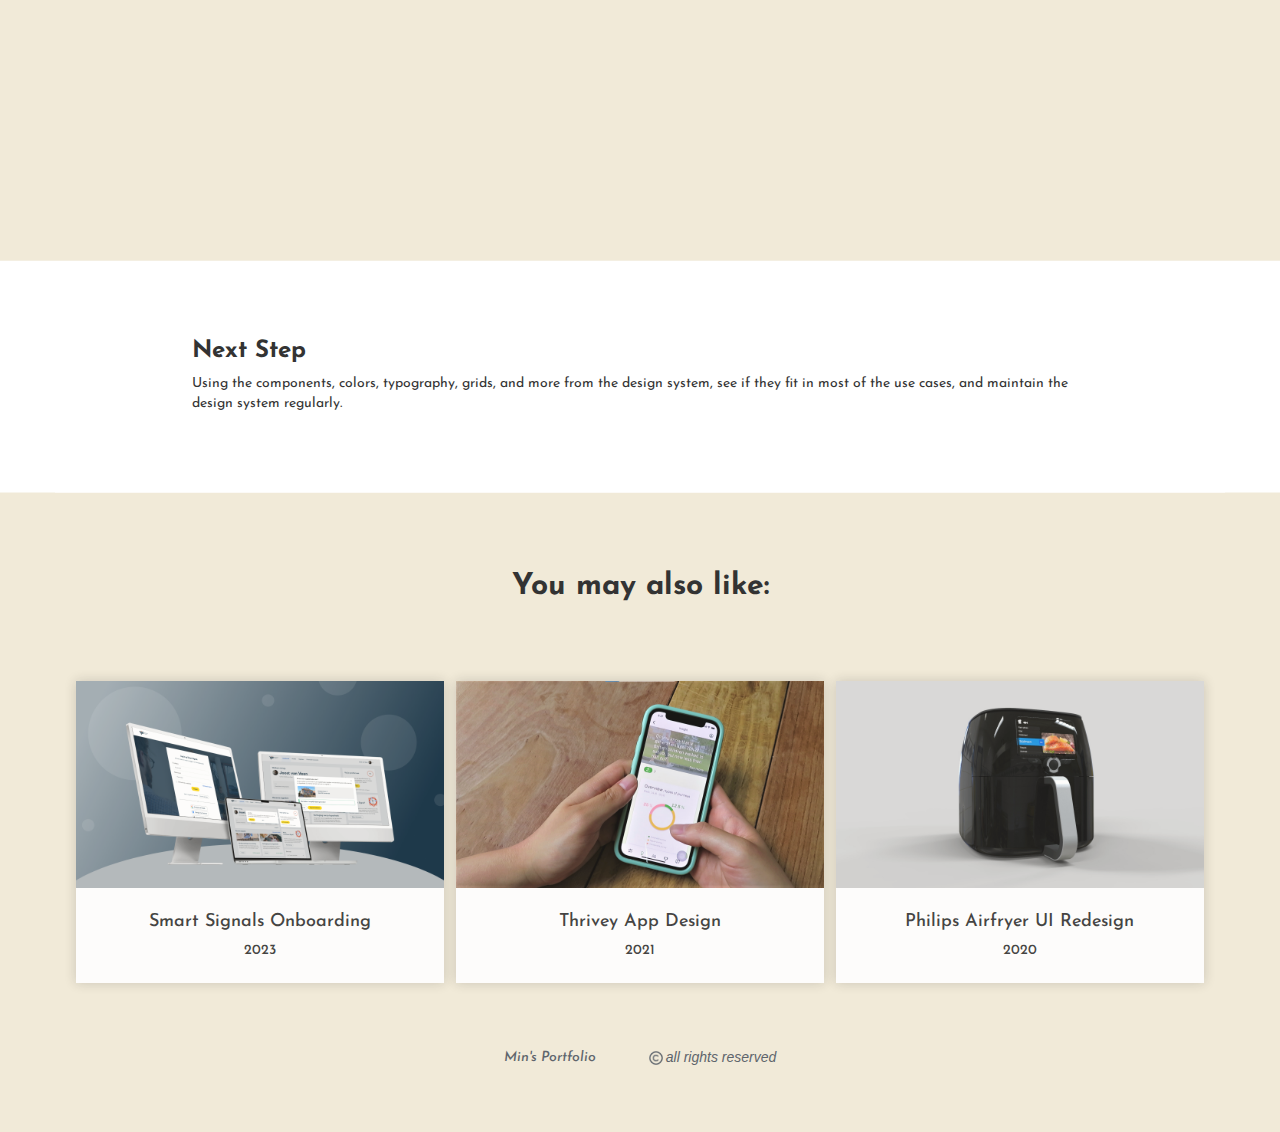
<file: tjipDesignSystem.html>
<!DOCTYPE html>
<html lang="en">
  <head>
    <meta charset="utf-8">
    <meta http-equiv="X-UA-Compatible" content="IE=edge">
    <meta name="viewport" content="width=device-width, initial-scale=1">
    <!-- The above 3 meta tags *must* come first in the head; any other head content must come *after* these tags -->

    <!-- Google tag (gtag.js) -->
    <script async src="https://www.googletagmanager.com/gtag/js?id=G-GD04F9XKEZ"></script>
    <script>
      window.dataLayer = window.dataLayer || [];
      function gtag(){dataLayer.push(arguments);}
      gtag('js', new Date());

      gtag('config', 'G-GD04F9XKEZ');
    </script>

    
    <title> Design system </title>
    <link href="min-portfolio.css" rel="stylesheet" type="text/css">

    <!-- Favicon -->
    <link rel="apple-touch-icon" sizes="180x180" href="favicon/apple-touch-icon.png">
    <link rel="icon" type="image/png" sizes="32x32" href="favicon/favicon-32x32.png">
    <link rel="icon" type="image/png" sizes="16x16" href="favicon/favicon-16x16.png">
    <link rel="manifest" href="favicon/site.webmanifest">
    <link rel="mask-icon" href="favicon/safari-pinned-tab.svg" color="#6c595b">
    <meta name="msapplication-TileColor" content="#da532c">
    <meta name="theme-color" content="#ffffff">

    <!-- Google font: Josefin Sans -->
    <link rel="preconnect" href="https://fonts.googleapis.com">
    <link rel="preconnect" href="https://fonts.gstatic.com" crossorigin>
    <link href="https://fonts.googleapis.com/css2?family=Josefin+Sans:ital,wght@0,100;0,200;0,300;0,400;0,500;0,600;0,700;1,100;1,200;1,300;1,400;1,500;1,600;1,700&display=swap" rel="stylesheet">
    <style> @import url('https://fonts.googleapis.com/css2?family=Josefin+Sans:ital,wght@0,100;0,200;0,300;0,400;0,500;0,600;0,700;1,100;1,200;1,300;1,400;1,500;1,600;1,700&display=swap'); </style>

    <!-- Bootstrap -->
    <link rel="stylesheet" href="https://cdn.jsdelivr.net/npm/bootstrap@3.3.7/dist/css/bootstrap.min.css" integrity="sha384-BVYiiSIFeK1dGmJRAkycuHAHRg32OmUcww7on3RYdg4Va+PmSTsz/K68vbdEjh4u" crossorigin="anonymous">

    <!-- HTML5 shim and Respond.js for IE8 support of HTML5 elements and media queries -->
    <!-- WARNING: Respond.js doesn't work if you view the page via file:// -->
    <!--[if lt IE 9]>
      <script src="https://cdn.jsdelivr.net/npm/html5shiv@3.7.3/dist/html5shiv.min.js"></script>
      <script src="https://cdn.jsdelivr.net/npm/respond.js@1.4.2/dest/respond.min.js"></script>
    <![endif]-->
  </head>


  <body class="body">
    <!--Navbar-->
    <div class="navbar navbar-default navbar-fixed-top">
      <div class="container">
        <div class="navbar-header">
          <button type="button" class="navbar-toggle collapsed" data-toggle="collapse" data-target="#theNav" aria-expanded="false">
            <span class="sr-only">Toggle Navigation</span>
            <span class="icon-bar"></span>
            <span class="icon-bar"></span>
            <span class="icon-bar"></span>
          </button>
          <img alt="Brand-logo" src="resource/min-logo.png" class="img-responsive" width="50px" id="logo-nav">
          <!-- <a class="navbar-brand" href="index.html">
            <img alt="Brand-logo" src="resource/min-logo.png" class="img-responsive" width="40px" height="40px" id="logo-nav">
          </a> -->
        </div>
        <div class="collapse navbar-collapse" id="theNav">
          <ul class="nav navbar-nav navbar-right fontJosefinSans">
            <li ><a  href="index.html">Home</a></li>
            <li><a href="about.html">About</a></li>
            <li class="active"><a class="activeTab" href="work.html">Portfolio</a></li>
            <li ><a  href="contact.html">Contact</a></li>
          </ul>
        </div>
      </div>
    </div>

    <!-- Title -->
    <div class="container headerHome">
      <div class="text-center fontJosefinSans">
        <h1> Design System - TJIP</h1>
        <br>
        <h5 id="funFact"> Company: TJIP B.V | Delft NL </h5>
        <h5 id="funFact"> Duration: 7 months </h5>
        <br><br>
        <br>
        <div>
          <img alt="cover" src="resource/works/Design System tjip/design system.png" class="img-responsive center-block img-rounded">
        </div>
      </div>
    </div>


    <div class="container">
        

        <!-- Background -->
        <div class="fontJosefinSans blockPadding leftrightPadding whiteBackground full-bleed">
            <h3> <b>Background</b></h3>
            <p>When I joined TJIP, there was no design system at TJIP. As a UXer, I know how important it is to have a design system that can help the UX department organize and reuse the components easily. This will benefit TJIP by providing more consistency in the design.</p>
        </div>

        <!-- Challenge & Goal -->
        
        <div class="row fontJosefinSans blockPadding leftrightPadding ">
            <div class="col-md-6 col-sm-6 col-xs-12">
                <h3><b>Challenge & Goal</b></h3>
                <ul>
                    <li>Create a design system from scratch for TJIP</li>
                    <li>Need to align with the TJIP branding</li>
                    <li>Align components made by different designers</li>
                </ul>
            </div> 
            <div class="col-md-6 col-sm-6 col-xs-12">
                <h3><b>My role</b></h3>
                <ul>
                    <li>Research</li>
                    <li>UX</li>
                    <li>UI</li>
                    <li>Leading other UX designers</li>
                </ul>
            </div>
        </div>

        <!-- My Process -->
        <div class="row fontJosefinSans blockPadding leftrightPadding greenBackground full-bleedGreen">
            <h3><b>My Process</b></h3>
            <div class="col-md-6 col-sm-6 col-xs-12">
                <div class="topPadding">
                    <h4 id="greyText"><b>1. Research</b></h4>
                    <ul>
                        <li>Look into how other companies made their design system</li>
                        <li>Learn from online resources (for example, <a class="linkedin" href="https://www.designsystemchecklist.com/" target="_blank">design system checklist</a>, etc.)</li>
                    </ul>
                </div>
                <div class="topPadding">
                    <h4 id="greyText"><b>2. Collecting</b></h4>
                    <ul>
                        <li>Collect the existing components from existing TJIP's products </li>
                    </ul>
                </div>
                <div class="topPadding">
                    <h4 id="greyText"><b>3. Assecibility checking</b></h4>
                    <ul>
                        <li>Checking if the accessibility of TJIP's components meets the WCAG AA standard</li>
                    </ul>
                </div>
            </div> 
            <div class="col-md-6 col-sm-6 col-xs-12">
                <div class="topPadding">
                    <h4 id="greyText"><b>4. User testing</b></h4>
                    <ul>
                        <li>Determining the colors for the brand's primary and secondary buttons by their usability when using them in TJIP's product</li>
                    </ul>
                </div>
                <div class="topPadding">
                    <h4 id="greyText"><b>5. Analyzing</b></h4>
                    <ul>
                        <li>Align components made by different designers</li>
                        <li>Check if the components fit the TJIP brand</li>
                    </ul>
                </div>
                <div class="topPadding">
                    <h4 id="greyText"><b>6. Documenting</b></h4>
                    <ul>
                        <li>Document the components in the design system</li>
                    </ul>
                </div>
            </div>
        </div>

        <div class="row fontJosefinSans blockPadding leftrightPadding greenBackground full-bleedGreen">
            <div class="col-md-6 col-sm-6 col-xs-12 text-center">
                <img alt="color contrast checking wcag AA standard" src="resource/works/Design System tjip/WCAG.png" class="img-responsive center-block img-rounded">
                <div class="topPadding">
                    <p> This is part of the color contrast accessibility checking. Via this we can ensure the color combination we use fit the WCAG AA standard. </p>
                </div>
            </div>
            <div class="col-md-6 col-sm-6 col-xs-12 text-center">
                <img alt="usability testing results" src="resource/works/Design System tjip/usability testing.jpg" class="img-responsive center-block img-rounded">
                <div class="topPadding">
                    <p>This is part of the results from usability testing regarding the color of primary and secondary buttons. The test was conducted both in person and online.</p>
                </div>
            </div>
        </div>


        <!-- A peek into the TJIP design system I made -->

        <div class="row fontJosefinSans blockPadding leftrightPadding ">
            <h3><b>A peek into the TJIP Design System I made</b></h3>
            <p>After 3 iterations, here is the TJIP design system v4.0</p>
            <p class="buttonPadding">This is just a peek. Therefore, there are only small parts of the design system in the video.</p>
            <div class="embed-responsive embed-responsive-16by9">
                <iframe width="560" height="315" src="https://www.youtube-nocookie.com/embed/jjZKPhmv7pI?si=iq4q2sob_1VjA5zL" title="YouTube video player" frameborder="0" allow="accelerometer; autoplay; clipboard-write; encrypted-media; gyroscope; picture-in-picture; web-share" allowfullscreen></iframe>
                <!-- <iframe src="https://youtu.be/Ro1JkGHmsT4" width="640" height="360" frameboder="0"></iframe> -->
                <!-- <video width="640px" height="360px" controls="controls">
                  <source src="20220602.mp4" type="video/mp4">
                </video> -->
            </div>
   
        </div>

        <!-- Next Step -->

        <div class="row fontJosefinSans blockPadding leftrightPadding whiteBackground full-bleed">
            <h3><b>Next Step</b></h3>
            <p>Using the components, colors, typography, grids, and more from the design system, see if they fit in most of the use cases, and maintain the design system regularly.</p>
        </div>
        

        


        <!-- You may also like -->
        <h2 class="text-center fontJosefinSans blockPadding"><b>You may also like:</b></h2>

        <div class="responsive">
          <div class="gallery">
            <a href="SSonboarding.html">
              <img src="resource/works/SS onboarding/cover.png" alt="Smart Signals"  class="img-responsive center-block" >
            </a>
            <div class="desc fontJosefinSans">
              <h4>Smart Signals Onboarding</h4>
              <h5>2023</h5>
            </div>
          </div>
        </div>
        <div class="responsive">
          <div class="gallery">
            <a href="GraduationProject.html">
              <img src="resource/works/Thrivey/Thrivey_cover.png" alt="Thrivey"  class="img-responsive center-block" >
            </a>
            <div class="desc fontJosefinSans">
              <h4>Thrivey App Design</h4>
              <h5>2021</h5>
            </div>
          </div>
        </div>
        <div class="responsive">
          <div class="gallery">
            <a href="PhilipsAirfryerRedesign.html">
              <img src="resource/works/Philips Airfryer UI design/Airfyer XXL.jpg" alt="Philips Airfryer"  class="img-responsive center-block" >
            </a>
            <div class="desc fontJosefinSans">
              <h4>Philips Airfryer UI Redesign</h4>
              <h5>2020</h5>
            </div>
          </div>
        </div>






        <!-- go to top button -->
        <div class="text-center">
          <button onclick="topFunction()" id="gototopBtn" title="Go to top">Back to Top</button>
        </div>

        <script>
          // Get the button
          let mybutton = document.getElementById("gototopBtn");
          
          // When the user scrolls down 20px from the top of the document, show the button
          window.onscroll = function() {scrollFunction()};
          
          function scrollFunction() {
            if (document.body.scrollTop > 20 || document.documentElement.scrollTop > 20) {
              mybutton.style.display = "block";
            } else {
              mybutton.style.display = "none";
            }
          }
          
          // When the user clicks on the button, scroll to the top of the document
          function topFunction() {
            document.body.scrollTop = 0;
            document.documentElement.scrollTop = 0;
          }
          </script>


    </div>


    

    

    <div class="container">
      <div class="footer">
        <div id="copyRight"><h5 class="fontJosefinSans"><i>Min's Portfolio</i></h5><img class="copyright" src="resource/copyright.png" alt="copyright icon" height="20px"> <h5><i>all rights reserved</i></h5></div>
      </div>
    </div>


    <!-- Lesson 7.70
    <div class="container">
        <h1 class="text-center">This Year's Video</h1>
        <h3 class="fontJosefinSans">dsdsdsdsdsdsdsdsdsds djnkofhewohfewohushligur8wgrjklajghf8suht4jtWWW</h3>
        <div class="embed-responsive embed-responsive-16by9">
          <iframe src="20220602.mp4" width="640" height="360" frameboder="0"></iframe>
          <!-- <video width="640px" height="360px" controls="controls">
            <source src="20220602.mp4" type="video/mp4">
          </video> -->
        </div>
    </div>




    <!-- jQuery (necessary for Bootstrap's JavaScript plugins) -->
    <script src="https://ajax.googleapis.com/ajax/libs/jquery/1.12.4/jquery.min.js"></script>
    <!-- Include all compiled plugins (below), or include individual files as needed -->
    <script src="https://cdn.jsdelivr.net/npm/bootstrap@3.3.7/dist/js/bootstrap.min.js" integrity="sha384-Tc5IQib027qvyjSMfHjOMaLkfuWVxZxUPnCJA7l2mCWNIpG9mGCD8wGNIcPD7Txa" crossorigin="anonymous"></script>
  </body>
</html>
</file>
<file: min-portfolio.css>
/* Index (Home) - Contact */
.body {
    background-color: #F1EAD8;
}

#logo-nav {
    display: flex;
    align-items: center;
    justify-content: center;
}

.navbar {
    background-color: #FCFCF2 !important;
    /* background-color: #EDD279 !important; */
    position: fixed;
    overflow: hidden;
    top: 0;
}

.activeTab {
    background-color: #F1EAD8 !important;
}

.fontJosefinSans {
    font-family: 'Josefin Sans', sans-serif;
}

.bnt-customized {
    color: #FFFFFF;
    background-color: #6c595b;
    border-radius: 40px !important;
}

.bnt-customized:hover {
    color: #FFFFFF !important;
    background-color: #867269;
    /* background-color: #B1816B ; */
    border-radius: 40px;
}

.bnt-secondary {
    color: #6c595b;
    /* background-color: #6c595b; */
    border-radius: 40px !important;
    border-color: #6c595b !important;
    border-width: 1.5px !important;
}

.bnt-secondary:hover {
    /* color: #FFFFFF !important; */
    background-color: #E3E5BA ;
    border-radius: 40px;
}

.headerHome {
    padding-top: 10%;
    padding-bottom: 5%;
}

#funFact {
    color: #5E656C;
}



/* .carousel-caption {
    background-color: #000000;
    opacity: 0.5;
} */

.carouselText {
    color: #FFFFFF ;
    /* text-shadow: 2px 2px 4px #000000;
    text-shadow: -1px 0 #6c595b, 0 1px #6c595b, 1px 0 #6c595b, 0 -1px #6c595b; */
    background-color: #6C595B;
    opacity: 0.8;
    border-radius: 20px;
    padding-top: 5px;
    padding-bottom: 5px;
}

#rowAbout {
    display: flex;
    flex-wrap:wrap;
    align-items: center;
    padding-top: 40px;
}

#rowWork {
    display: flex;
    flex-wrap:wrap;
    align-items: center;
    padding-top: 40px;
}

#SAPbtn {
    text-align: center;
}



#rowAboutText {
    padding-left: 10px;
}

#btnAbout {
    margin-top: 10px;
}

#contact {
    background: url(resource/background-black.jpg) center;
    opacity: 80%;
    background-size: 100%;
    /* padding-top: 150px;
    padding-bottom: 150px; */
    padding-top: 8%;
    padding-bottom: 8%;
    color: #FFFFFF;
}



.copyright {
    display: inline;
    padding-left: 50px;
}

#copyRight {
    display: flex;
    align-items: center;
    justify-content: center;
    color: #5E656C;
}


.linkedinHome {
    color: #FFFFFF !important;
}

.linkedinHome:hover {
    color: #EDD279 !important;
}

.linkedinHome:visited {
    color: #FFFFFF;
}

.footer {
    padding-top: 5%;
    padding-bottom: 5%;
}



/* About */
.intro {
    display: flex;
    flex-wrap:wrap;
    align-items: center;
}

#blockAbout {
    display: flex;
    /* align-items: center; */
    flex-wrap:wrap;
    padding-top: 5%;
    padding-bottom: 5%;
    padding-left: 5%;
    padding-right: 5%;
}

#blockAddSkills {
    display: flex;
    /* align-items: center; */
    flex-wrap:wrap;
    padding-left: 20px;
    padding-right: 20px;
}

#padding {
    padding-top: 20px;
}

#paddingSmall {
    padding-top: 5px;
}

.paddingBig {
    padding-bottom: 30px;
}

#cv {
    background-color: #FFFFFF;
    box-shadow: 0 0 2px rgba(33,33,33,.2);
    border-radius: 8px;
    margin-top: 3%;
    margin-left: 3%;
    margin-right: 3%;
    margin-bottom: 3%;
    padding: 3%;
    padding-top: 1%;
}

.selfImg {
    padding: 2%;
}

#rightBlock {
    padding-left: 3%;
}

#lightBrownText {
    color: #642402;
    font-weight:600;
}

#greyText {
    color: #393c3f;
}


/* Work */
#projectButton {
    display: flex;
    align-items: center;
    flex-wrap:wrap;
    justify-content: center;
    background-color: #ffffff;
    /* border-radius: 8px; */
    margin-top: 3%;
    margin-left: 5%;
    margin-right: 5%;
    transition: 0.3s;
    opacity: 0.9;
    box-shadow: 0 0 11px rgba(33,33,33,.2);
}

#projectButton:hover {
    opacity: 1;
    background-color: #E3E5BA;
}

.projectButtonImg {
    width: max-content;
    height: fit-content;
    object-fit: cover;
    object-position: center;
}

#noPadding {
    padding: 0%;
}

#blackText {
    color: #000000;
    padding-top: 3%;
    padding-bottom: 5%;
}


/* For all projects */

.blockPadding {
    padding-top: 5%;
    padding-bottom: 6%;
}

.whiteBackground {
    background-color: #ffffff;
}

.greenBackground {
    background-color: #E3E5BA;
}

.full-bleed {
    box-shadow: 0 0 0 100vmax #ffffff;
    clip-path: inset(0 -100vmax);
}

.full-bleedGreen {
    box-shadow: 0 0 0 100vmax #E3E5BA;
    clip-path: inset(0 -100vmax);
}

.textPadding {
    padding-top: 16px;
    padding-bottom: 16px;
}

.topPadding {
    padding-top: 7%;
}

.smallTopPadding {
    padding-top: 3%;
}

.buttonPadding {
    padding-bottom: 5%;
}

.leftrightPadding {
    padding-left: 12%;
    padding-right: 12%;
}

.addShadow {
    box-shadow: 0 4px 8px 0 rgba(0, 0, 0, 0.2), 0 6px 20px 0 rgba(0, 0, 0, 0.19);
}

.cbs {
    background-color: #ffffff;
    padding-left: 8%;
    padding-right: 8%;
    padding-top: 4%;
    padding-bottom: 4%;
}

.blueText {
    color: rgb(3, 6, 148);
}





/* all projects - you may also like */
.responsive {
    padding: 0 6px;
    float: left;
    width: 33.33333%;
  }

  .gallery {
    /* border-radius: 8px; */
    background-color: #ffffff;
    opacity: 0.9;
    box-shadow: 0 0 11px rgba(33,33,33,.2);
  }


  div.gallery:hover {
    box-shadow: 0 0 11px rgba(33,33,33,.2);
    opacity: 1;
    background-color: #E3E5BA;
  }
  
  div.gallery img {
    /* border-radius: 8px 8px 0px 0px; */
    width: 100%;
    height: auto;
  }

  div.desc {
    padding: 15px;
    text-align: center;
  }

  @media only screen and (max-width: 700px) {
    .responsive {
      width: 49.99999%;
      margin: 6px 0;
    }
  }
  
  @media only screen and (max-width: 500px) {
    .responsive {
      width: 100%;
    }
  }


/* Before 2020 - Gallery */
.ImgGallery {
    display: -ms-flexbox; /* IE10 */
    display: flex;
    -ms-flex-wrap: wrap; /* IE10 */
    flex-wrap: wrap;
    padding: 0 4px;
  }
/* Create four equal columns that sits next to each other */
.column {
    -ms-flex: 25%; /* IE10 */
    flex: 25%;
    max-width: 25%;
    padding: 0 4px;
  }
  
  .column img {
    margin-top: 8px;
    vertical-align: middle;
    width: 100%;
  }
  
  /* Responsive layout - makes a two column-layout instead of four columns */
  @media screen and (max-width: 800px) {
    .column {
      -ms-flex: 50%;
      flex: 50%;
      max-width: 50%;
    }
  }
  
  /* Responsive layout - makes the two columns stack on top of each other instead of next to each other */
  @media screen and (max-width: 600px) {
    .column {
      -ms-flex: 100%;
      flex: 100%;
      max-width: 100%;
    }
  }



/* Go to top button */
#gototopBtn {
    display: none;
    position: fixed;
    bottom: 20px;
    right: 30px;
    z-index: 99;
    font-size: 18px;
    border: none;
    outline: none;
    background-color: #6c595b;
    color: white;
    cursor: pointer;
    padding: 15px;
    /* border-radius: 4px; */
    border-radius: 40px;
  }
  
  #gototopBtn:hover {
    background-color: #867269;
  }




/* Contact */
#contactInfoBlock {
    margin-bottom: 5%;
    padding-top: 3%;
    padding-bottom: 3%;

}


#contactBG {
    background: url(resource/background-black.jpg) center;
    opacity: 80%;
    background-size: 100%;
    padding-top: 8%;
    padding-bottom: 5%;
}

.email {
    display: inline;
}

#myEmail {
    display: flex;
    align-items: center;
    justify-content: center;
}

.linkedin {
    color: #6C595B !important;
}

.linkedin:hover {
    color: #B1816B !important;
}

.linkedin:visited {
    color: #6C595B;
}
</file>
